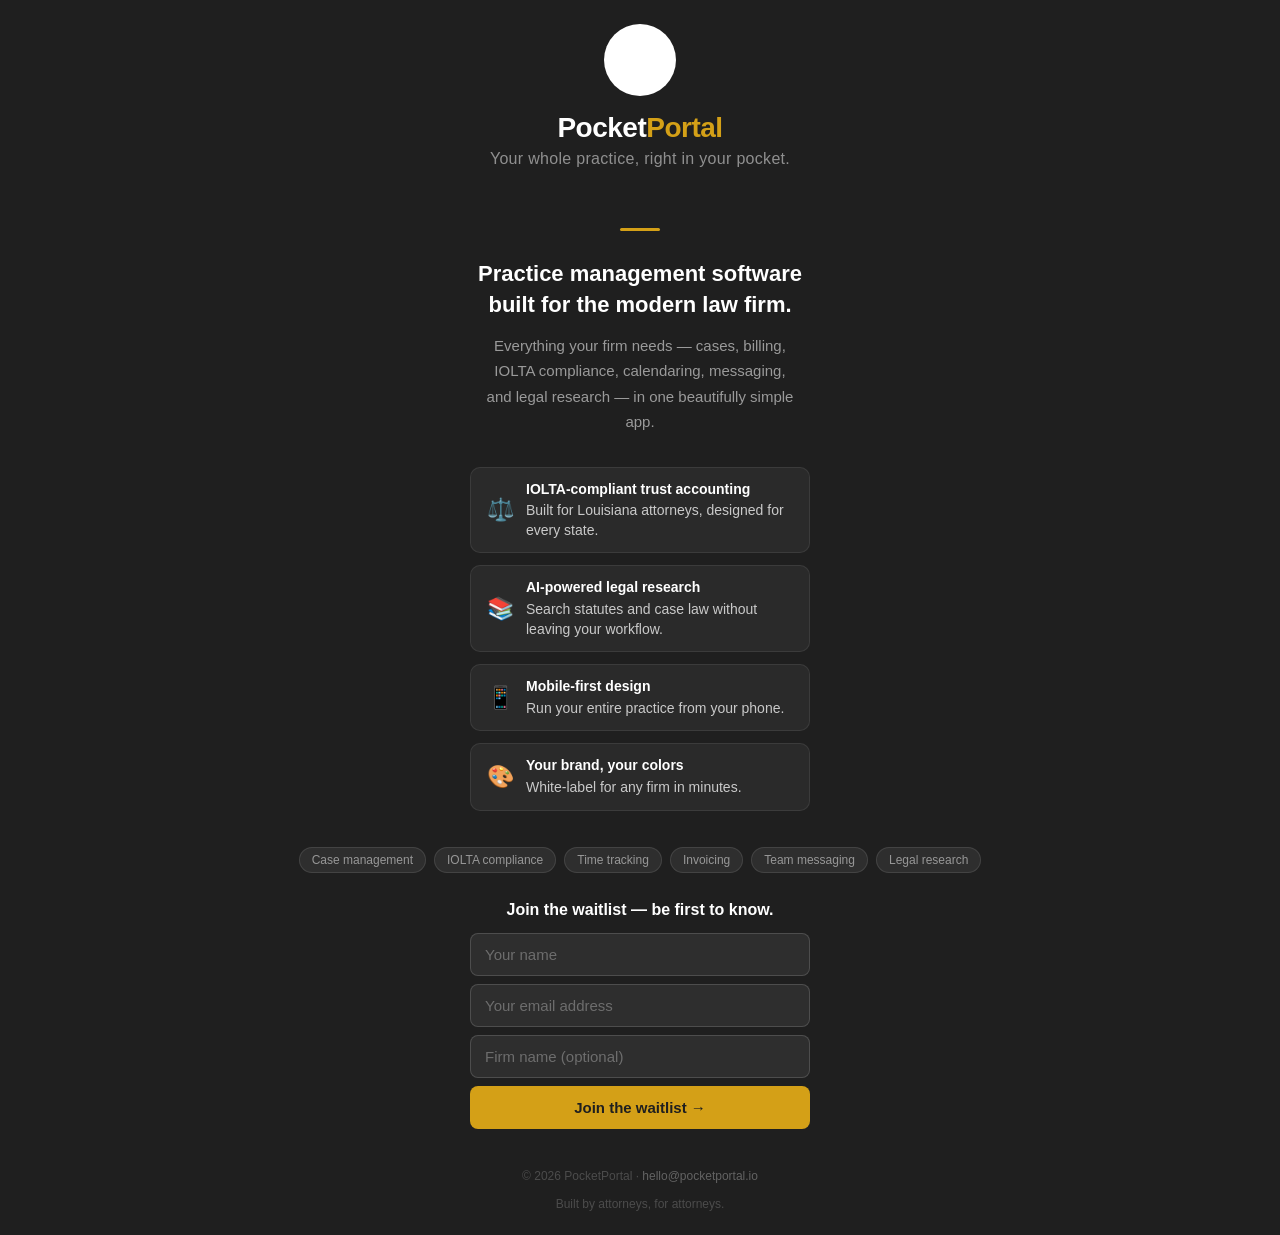
<file: index.html>
<!DOCTYPE html>
<html lang="en">
<head>
<meta charset="utf-8">
<meta name="viewport" content="width=device-width, initial-scale=1">
<meta name="description" content="PocketPortal — Your whole practice, right in your pocket. Practice management software built for modern law firms.">
<meta property="og:title" content="PocketPortal — Coming Soon">
<meta property="og:description" content="Your whole practice, right in your pocket.">
<title>PocketPortal — Coming Soon</title>
<style>
  *{box-sizing:border-box;margin:0;padding:0}
  :root{
    --black:#1F1F1F;--white:#fff;--gray:#6B6B6B;--light:#F5F5F5;
    --green:#1A6B45;--gold:#D4A017;
  }
  body{font-family:Arial,sans-serif;background:var(--black);color:var(--white);min-height:100vh;display:flex;flex-direction:column;align-items:center;justify-content:center;padding:24px;text-align:center}
  .logo-wrap{margin-bottom:32px}
  .logo-icon{width:72px;height:72px;border-radius:50%;background:var(--white);display:flex;align-items:center;justify-content:center;margin:0 auto 16px;font-size:32px}
  .wordmark{font-size:28px;font-weight:700;color:var(--white);letter-spacing:-.5px}
  .wordmark span{color:var(--gold)}
  .tagline{font-size:16px;color:rgba(255,255,255,.5);margin-top:6px;letter-spacing:.3px}
  .divider{width:40px;height:3px;background:var(--gold);border-radius:2px;margin:28px auto}
  .headline{font-size:22px;font-weight:700;color:var(--white);line-height:1.4;margin-bottom:12px;max-width:340px}
  .subhead{font-size:15px;color:rgba(255,255,255,.55);line-height:1.7;max-width:320px;margin:0 auto 32px}
  .features{display:flex;flex-direction:column;gap:12px;max-width:340px;width:100%;margin-bottom:36px}
  .feature{display:flex;align-items:center;gap:12px;background:rgba(255,255,255,.05);border:1px solid rgba(255,255,255,.08);border-radius:10px;padding:12px 16px;text-align:left}
  .feature-icon{font-size:22px;flex-shrink:0}
  .feature-text{font-size:14px;color:rgba(255,255,255,.75);line-height:1.4}
  .feature-text strong{color:var(--white);display:block;margin-bottom:2px}
  .waitlist-form{width:100%;max-width:340px;margin-bottom:32px}
  .waitlist-form h3{font-size:16px;font-weight:700;margin-bottom:14px;color:var(--white)}
  .input-row{display:flex;gap:8px;flex-direction:column}
  .input-row input{width:100%;border:1px solid rgba(255,255,255,.15);border-radius:8px;padding:12px 14px;font-size:15px;background:rgba(255,255,255,.07);color:var(--white);outline:none}
  .input-row input::placeholder{color:rgba(255,255,255,.3)}
  .input-row input:focus{border-color:var(--gold)}
  .btn{width:100%;padding:13px;border-radius:8px;border:none;background:var(--gold);color:var(--black);font-size:15px;font-weight:700;cursor:pointer;transition:opacity .15s}
  .btn:hover{opacity:.9}
  .btn:disabled{opacity:.5;cursor:default}
  .success{background:rgba(26,107,69,.2);border:1px solid var(--green);border-radius:8px;padding:12px 16px;font-size:14px;color:#7DCCA4;margin-top:10px;display:none}
  .badges{display:flex;gap:8px;flex-wrap:wrap;justify-content:center;margin-bottom:28px}
  .badge{background:rgba(255,255,255,.07);border:1px solid rgba(255,255,255,.1);border-radius:20px;padding:5px 12px;font-size:12px;color:rgba(255,255,255,.5)}
  .footer{font-size:12px;color:rgba(255,255,255,.2);margin-top:8px}
  .footer a{color:rgba(255,255,255,.3);text-decoration:none}
</style>
</head>
<body>

<div class="logo-wrap">
  <div class="logo-icon">🏛</div>
  <div class="wordmark">Pocket<span>Portal</span></div>
  <div class="tagline">Your whole practice, right in your pocket.</div>
</div>

<div class="divider"></div>

<div class="headline">Practice management software built for the modern law firm.</div>
<div class="subhead">Everything your firm needs — cases, billing, IOLTA compliance, calendaring, messaging, and legal research — in one beautifully simple app.</div>

<div class="features">
  <div class="feature">
    <span class="feature-icon">⚖️</span>
    <div class="feature-text"><strong>IOLTA-compliant trust accounting</strong>Built for Louisiana attorneys, designed for every state.</div>
  </div>
  <div class="feature">
    <span class="feature-icon">📚</span>
    <div class="feature-text"><strong>AI-powered legal research</strong>Search statutes and case law without leaving your workflow.</div>
  </div>
  <div class="feature">
    <span class="feature-icon">📱</span>
    <div class="feature-text"><strong>Mobile-first design</strong>Run your entire practice from your phone.</div>
  </div>
  <div class="feature">
    <span class="feature-icon">🎨</span>
    <div class="feature-text"><strong>Your brand, your colors</strong>White-label for any firm in minutes.</div>
  </div>
</div>

<div class="badges">
  <span class="badge">Case management</span>
  <span class="badge">IOLTA compliance</span>
  <span class="badge">Time tracking</span>
  <span class="badge">Invoicing</span>
  <span class="badge">Team messaging</span>
  <span class="badge">Legal research</span>
</div>

<div class="waitlist-form">
  <h3>Join the waitlist — be first to know.</h3>
  <div class="input-row">
    <input type="text" id="name-input" placeholder="Your name" />
    <input type="email" id="email-input" placeholder="Your email address" />
    <input type="text" id="firm-input" placeholder="Firm name (optional)" />
    <button class="btn" id="submit-btn" onclick="handleSubmit()">Join the waitlist →</button>
  </div>
  <div class="success" id="success-msg">
    ✅ You're on the list! We'll be in touch soon.
  </div>
</div>

<div class="footer">
  © 2026 PocketPortal · <a href="mailto:hello@pocketportal.io">hello@pocketportal.io</a><br><br>
  Built by attorneys, for attorneys.
</div>

<script>
function handleSubmit() {
  const name = document.getElementById('name-input').value.trim();
  const email = document.getElementById('email-input').value.trim();
  const firm = document.getElementById('firm-input').value.trim();
  const btn = document.getElementById('submit-btn');
  const success = document.getElementById('success-msg');

  if (!email || !email.includes('@')) {
    alert('Please enter a valid email address.');
    return;
  }

  btn.disabled = true;
  btn.textContent = 'Joining…';

  // Store in localStorage as fallback
  const entries = JSON.parse(localStorage.getItem('pp_waitlist') || '[]');
  entries.push({ name, email, firm, date: new Date().toISOString() });
  localStorage.setItem('pp_waitlist', JSON.stringify(entries));

  // Send to Formspree (free form backend — replace YOUR_FORM_ID with your Formspree form ID)
  fetch('https://formspree.io/f/xjgqzarq', {
    method: 'POST',
    headers: { 'Content-Type': 'application/json', 'Accept': 'application/json' },
    body: JSON.stringify({ name, email, firm, source: 'pocketportal.io waitlist' })
  })
  .then(r => r.json())
  .then(() => {
    btn.style.display = 'none';
    success.style.display = 'block';
  })
  .catch(() => {
    // Even if Formspree fails, show success (data saved locally)
    btn.style.display = 'none';
    success.style.display = 'block';
  });
}

// Allow Enter key to submit
document.getElementById('email-input').addEventListener('keydown', e => {
  if (e.key === 'Enter') handleSubmit();
});
</script>
</body>
</html>
</file>
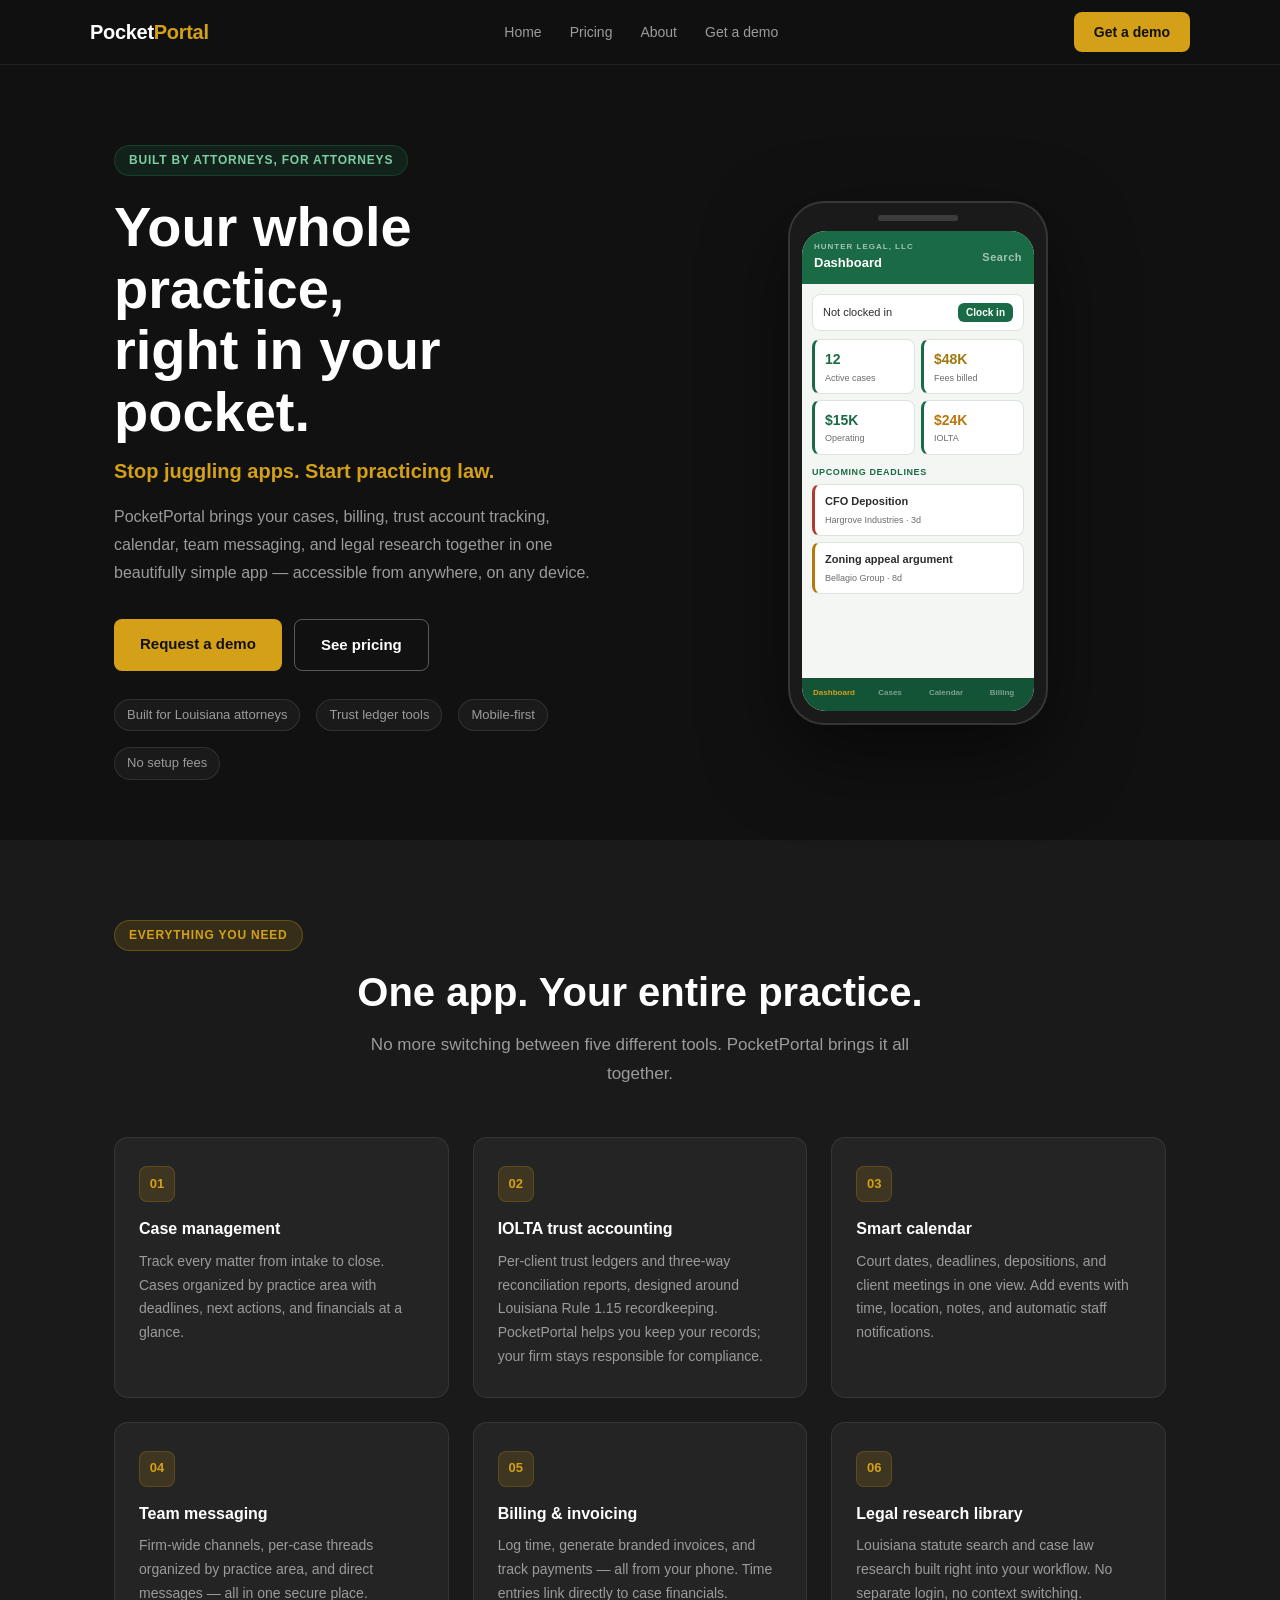
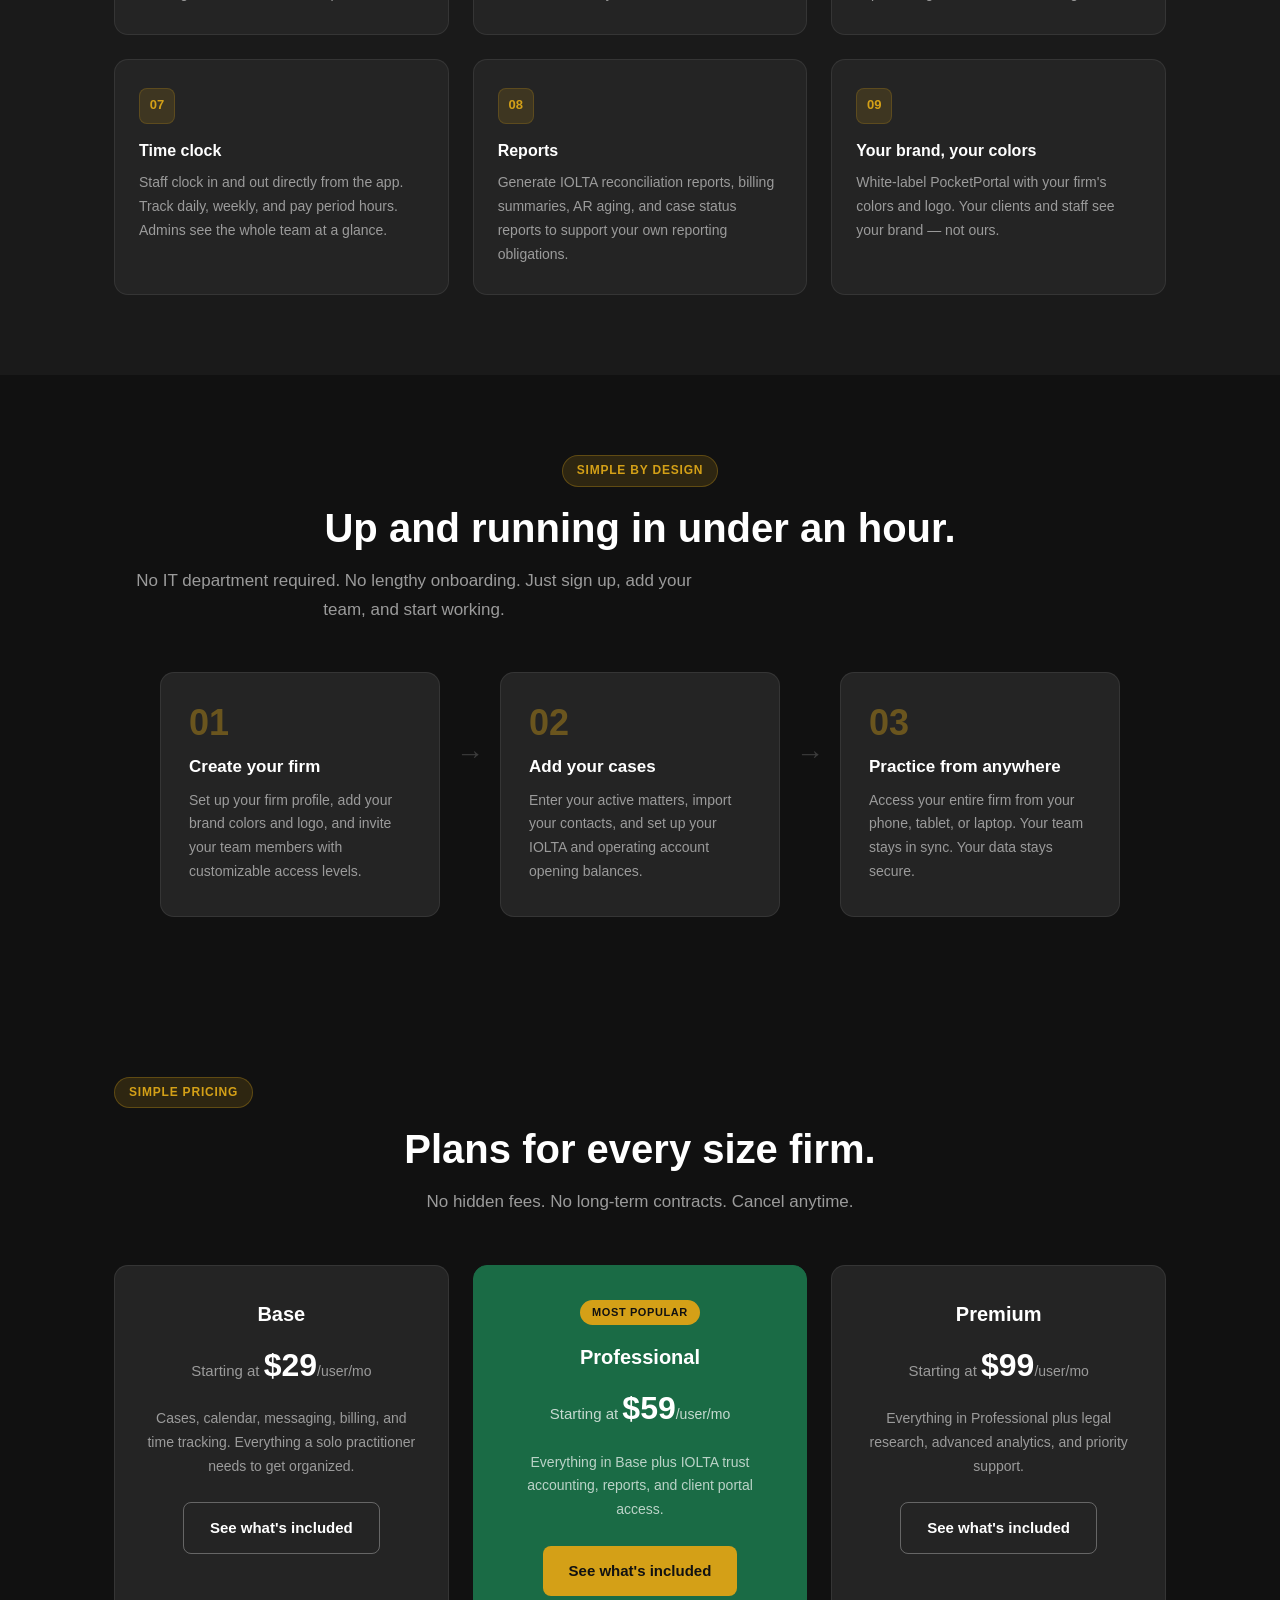
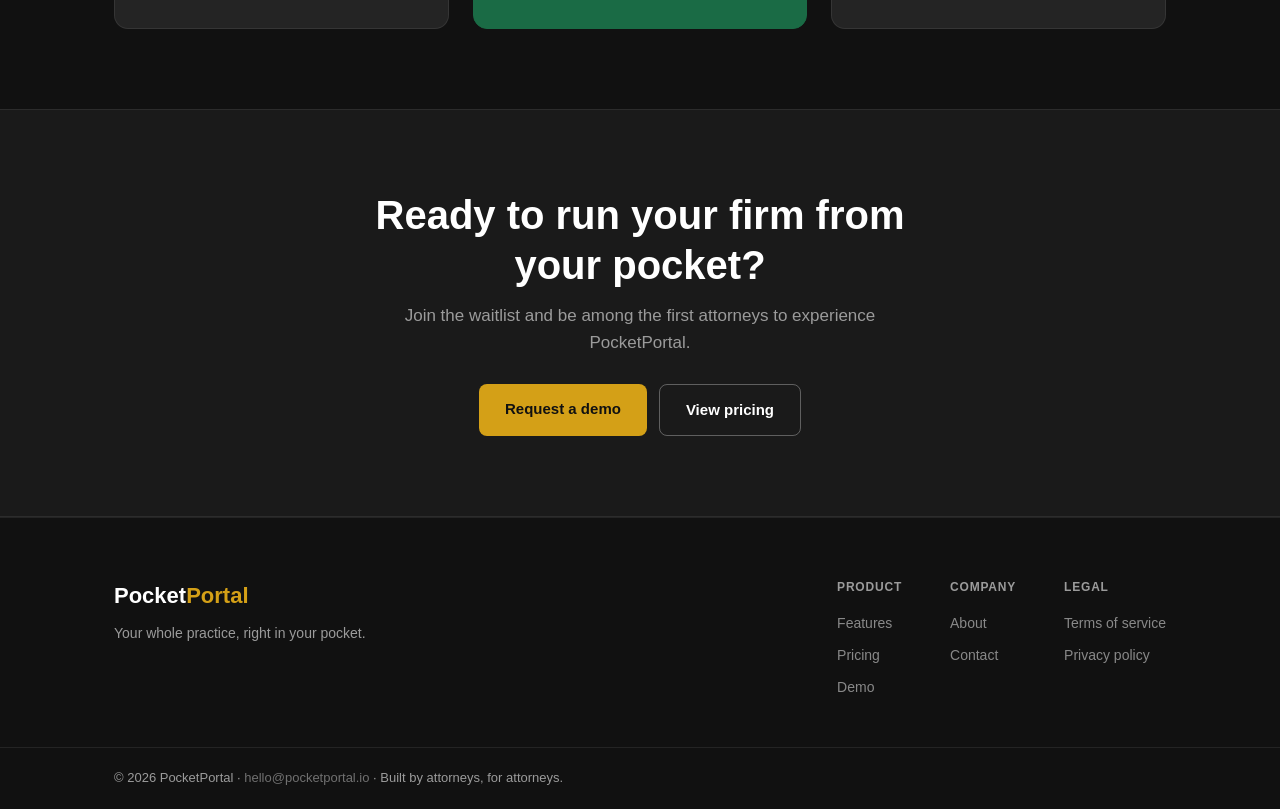
<file: pocketportal-site-clean/index.html>
<!DOCTYPE html>
<html lang="en">
<head>
<meta charset="utf-8">
<meta name="viewport" content="width=device-width, initial-scale=1">
<meta name="description" content="PocketPortal — Your whole practice, right in your pocket. Practice management software built for attorneys.">
<meta property="og:title" content="PocketPortal — Practice Management for Modern Law Firms">
<meta property="og:description" content="Stop juggling apps. Start practicing law.">
<title>PocketPortal — Practice Management for Modern Law Firms</title>
<link rel="stylesheet" href="css/style.css">
</head>
<body>

<nav class="nav">
  <div class="nav-inner">
    <a href="index.html" class="nav-logo">Pocket<span>Portal</span></a>
    <div class="nav-links">
      <a href="index.html">Home</a>
      <a href="pricing.html">Pricing</a>
      <a href="about.html">About</a>
      <a href="contact.html">Get a demo</a>
    </div>
    <a href="contact.html" class="btn btn-gold nav-cta">Get a demo</a>
  </div>
</nav>

<section class="hero">
  <div class="hero-inner">
    <div class="hero-badge">Built by attorneys, for attorneys</div>
    <h1>Your whole practice,<br>right in your pocket.</h1>
    <p class="hero-sub">Stop juggling apps. Start practicing law.</p>
    <p class="hero-desc">PocketPortal brings your cases, billing, trust account tracking, calendar, team messaging, and legal research together in one beautifully simple app — accessible from anywhere, on any device.</p>
    <div class="hero-btns">
      <a href="contact.html" class="btn btn-gold">Request a demo</a>
      <a href="pricing.html" class="btn btn-outline">See pricing</a>
    </div>
    <div class="hero-trust">
      <span class="trust-item">Built for Louisiana attorneys</span>
      <span class="trust-item">Trust ledger tools</span>
      <span class="trust-item">Mobile-first</span>
      <span class="trust-item">No setup fees</span>
    </div>
  </div>
  <div class="hero-mockup">
    <div class="phone-frame">
      <div class="phone-screen">
        <div class="mock-topbar">
          <div>
            <div class="mock-firm">Hunter Legal, LLC</div>
            <div class="mock-title">Dashboard</div>
          </div>
          <div class="mock-icons">Search</div>
        </div>
        <div class="mock-body">
          <div class="mock-clock">Not clocked in <button class="mock-clockbtn">Clock in</button></div>
          <div class="mock-kpis">
            <div class="mock-kpi"><div class="mock-kpi-n">12</div><div class="mock-kpi-l">Active cases</div></div>
            <div class="mock-kpi"><div class="mock-kpi-n gold">$48K</div><div class="mock-kpi-l">Fees billed</div></div>
            <div class="mock-kpi"><div class="mock-kpi-n">$15K</div><div class="mock-kpi-l">Operating</div></div>
            <div class="mock-kpi"><div class="mock-kpi-n amber">$24K</div><div class="mock-kpi-l">IOLTA</div></div>
          </div>
          <div class="mock-section">Upcoming deadlines</div>
          <div class="mock-card red">
            <div class="mock-card-title">CFO Deposition</div>
            <div class="mock-card-sub">Hargrove Industries · 3d</div>
          </div>
          <div class="mock-card amber">
            <div class="mock-card-title">Zoning appeal argument</div>
            <div class="mock-card-sub">Bellagio Group · 8d</div>
          </div>
        </div>
        <div class="mock-nav">
          <div class="mock-nav-item active">Dashboard</div>
          <div class="mock-nav-item">Cases</div>
          <div class="mock-nav-item">Calendar</div>
          <div class="mock-nav-item">Billing</div>
        </div>
      </div>
    </div>
  </div>
</section>

<section class="features">
  <div class="container">
    <div class="section-badge">Everything you need</div>
    <h2>One app. Your entire practice.</h2>
    <p class="section-sub">No more switching between five different tools. PocketPortal brings it all together.</p>
    <div class="features-grid">
      <div class="feature-card">
        <div class="feature-num">01</div>
        <h3>Case management</h3>
        <p>Track every matter from intake to close. Cases organized by practice area with deadlines, next actions, and financials at a glance.</p>
      </div>
      <div class="feature-card">
        <div class="feature-num">02</div>
        <h3>IOLTA trust accounting</h3>
        <p>Per-client trust ledgers and three-way reconciliation reports, designed around Louisiana Rule 1.15 recordkeeping. PocketPortal helps you keep your records; your firm stays responsible for compliance.</p>
      </div>
      <div class="feature-card">
        <div class="feature-num">03</div>
        <h3>Smart calendar</h3>
        <p>Court dates, deadlines, depositions, and client meetings in one view. Add events with time, location, notes, and automatic staff notifications.</p>
      </div>
      <div class="feature-card">
        <div class="feature-num">04</div>
        <h3>Team messaging</h3>
        <p>Firm-wide channels, per-case threads organized by practice area, and direct messages — all in one secure place.</p>
      </div>
      <div class="feature-card">
        <div class="feature-num">05</div>
        <h3>Billing & invoicing</h3>
        <p>Log time, generate branded invoices, and track payments — all from your phone. Time entries link directly to case financials.</p>
      </div>
      <div class="feature-card">
        <div class="feature-num">06</div>
        <h3>Legal research library</h3>
        <p>Louisiana statute search and case law research built right into your workflow. No separate login, no context switching.</p>
      </div>
      <div class="feature-card">
        <div class="feature-num">07</div>
        <h3>Time clock</h3>
        <p>Staff clock in and out directly from the app. Track daily, weekly, and pay period hours. Admins see the whole team at a glance.</p>
      </div>
      <div class="feature-card">
        <div class="feature-num">08</div>
        <h3>Reports</h3>
        <p>Generate IOLTA reconciliation reports, billing summaries, AR aging, and case status reports to support your own reporting obligations.</p>
      </div>
      <div class="feature-card">
        <div class="feature-num">09</div>
        <h3>Your brand, your colors</h3>
        <p>White-label PocketPortal with your firm's colors and logo. Your clients and staff see your brand — not ours.</p>
      </div>
    </div>
  </div>
</section>

<section class="how">
  <div class="container">
    <div class="section-badge">Simple by design</div>
    <h2>Up and running in under an hour.</h2>
    <p class="section-sub">No IT department required. No lengthy onboarding. Just sign up, add your team, and start working.</p>
    <div class="steps">
      <div class="step">
        <div class="step-num">01</div>
        <h3>Create your firm</h3>
        <p>Set up your firm profile, add your brand colors and logo, and invite your team members with customizable access levels.</p>
      </div>
      <div class="step-arrow">&rarr;</div>
      <div class="step">
        <div class="step-num">02</div>
        <h3>Add your cases</h3>
        <p>Enter your active matters, import your contacts, and set up your IOLTA and operating account opening balances.</p>
      </div>
      <div class="step-arrow">&rarr;</div>
      <div class="step">
        <div class="step-num">03</div>
        <h3>Practice from anywhere</h3>
        <p>Access your entire firm from your phone, tablet, or laptop. Your team stays in sync. Your data stays secure.</p>
      </div>
    </div>
  </div>
</section>

<section class="pricing-preview">
  <div class="container">
    <div class="section-badge">Simple pricing</div>
    <h2>Plans for every size firm.</h2>
    <p class="section-sub">No hidden fees. No long-term contracts. Cancel anytime.</p>
    <div class="plans-preview">
      <div class="plan">
        <div class="plan-name">Base</div>
        <div class="plan-price">Starting at <strong>$29</strong><span>/user/mo</span></div>
        <div class="plan-desc">Cases, calendar, messaging, billing, and time tracking. Everything a solo practitioner needs to get organized.</div>
        <a href="pricing.html" class="btn btn-outline-white">See what's included</a>
      </div>
      <div class="plan plan-featured">
        <div class="plan-badge">Most popular</div>
        <div class="plan-name">Professional</div>
        <div class="plan-price">Starting at <strong>$59</strong><span>/user/mo</span></div>
        <div class="plan-desc">Everything in Base plus IOLTA trust accounting, reports, and client portal access.</div>
        <a href="pricing.html" class="btn btn-gold">See what's included</a>
      </div>
      <div class="plan">
        <div class="plan-name">Premium</div>
        <div class="plan-price">Starting at <strong>$99</strong><span>/user/mo</span></div>
        <div class="plan-desc">Everything in Professional plus legal research, advanced analytics, and priority support.</div>
        <a href="pricing.html" class="btn btn-outline-white">See what's included</a>
      </div>
    </div>
  </div>
</section>

<section class="cta">
  <div class="container cta-inner">
    <h2>Ready to run your firm from your pocket?</h2>
    <p>Join the waitlist and be among the first attorneys to experience PocketPortal.</p>
    <div class="cta-btns">
      <a href="contact.html" class="btn btn-gold">Request a demo</a>
      <a href="pricing.html" class="btn btn-outline">View pricing</a>
    </div>
  </div>
</section>

<footer class="footer">
  <div class="container footer-inner">
    <div class="footer-brand">
      <div class="footer-logo">Pocket<span>Portal</span></div>
      <div class="footer-tagline">Your whole practice, right in your pocket.</div>
    </div>
    <div class="footer-links">
      <div class="footer-col">
        <div class="footer-col-title">Product</div>
        <a href="index.html">Features</a>
        <a href="pricing.html">Pricing</a>
        <a href="contact.html">Demo</a>
      </div>
      <div class="footer-col">
        <div class="footer-col-title">Company</div>
        <a href="about.html">About</a>
        <a href="contact.html">Contact</a>
      </div>
      <div class="footer-col">
        <div class="footer-col-title">Legal</div>
        <a href="terms.html">Terms of service</a>
        <a href="privacy.html">Privacy policy</a>
      </div>
    </div>
  </div>
  <div class="footer-bottom">
    <div class="container">
      &copy; 2026 PocketPortal &middot; <a href="mailto:hello@pocketportal.io">hello@pocketportal.io</a> &middot; Built by attorneys, for attorneys.
    </div>
  </div>
</footer>

</body>
</html>
</file>
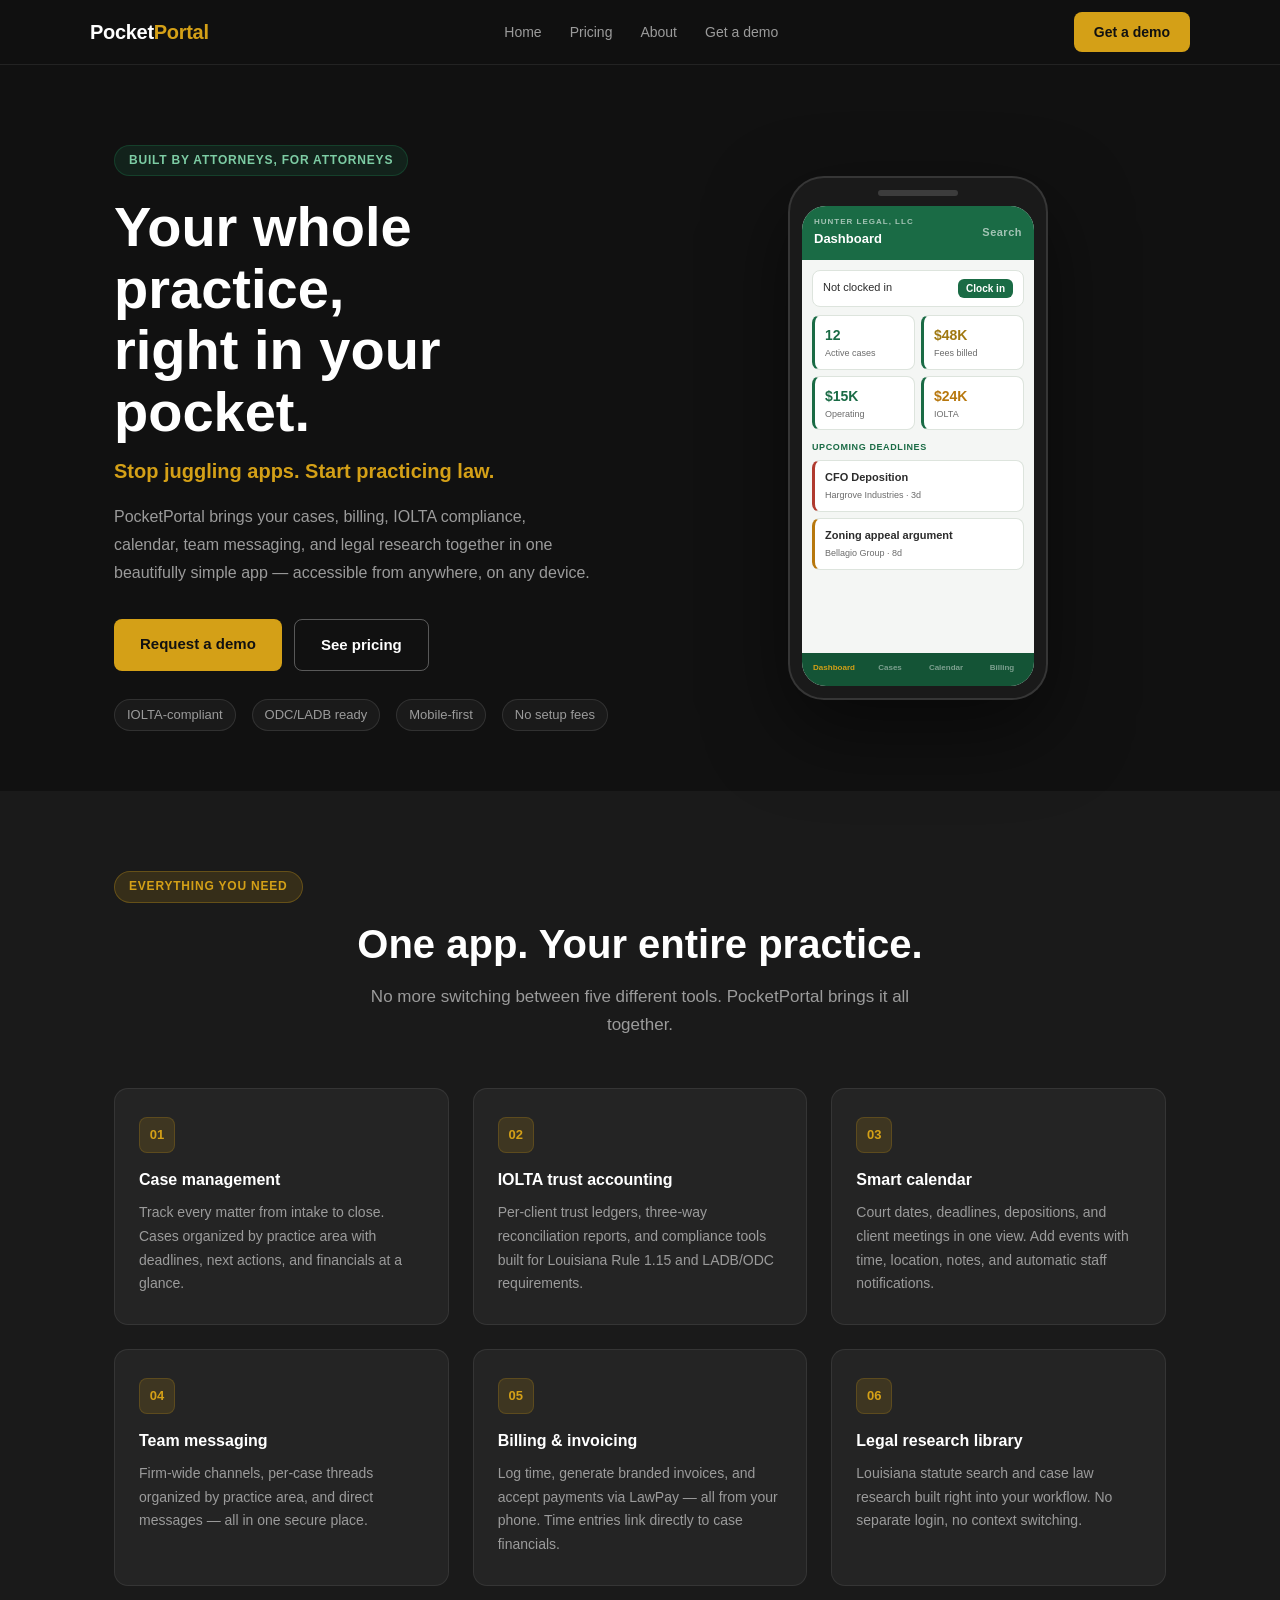
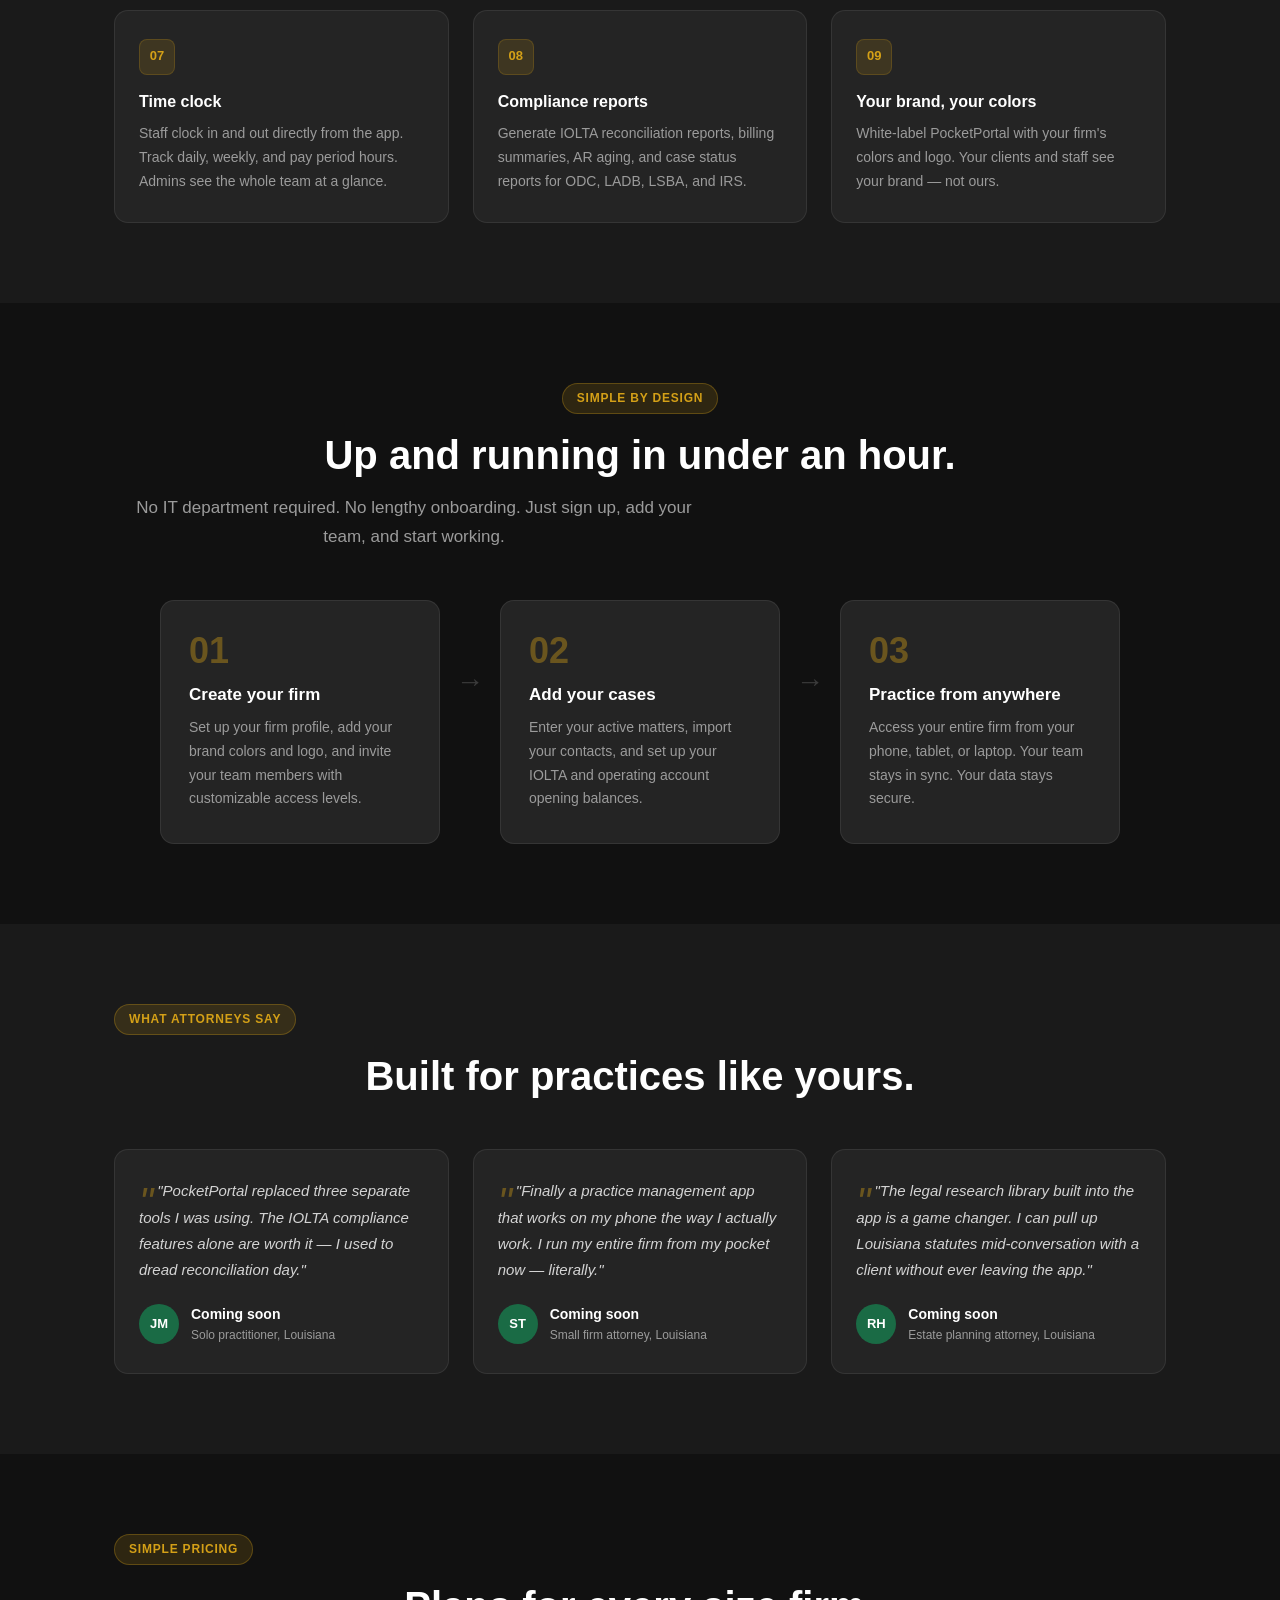
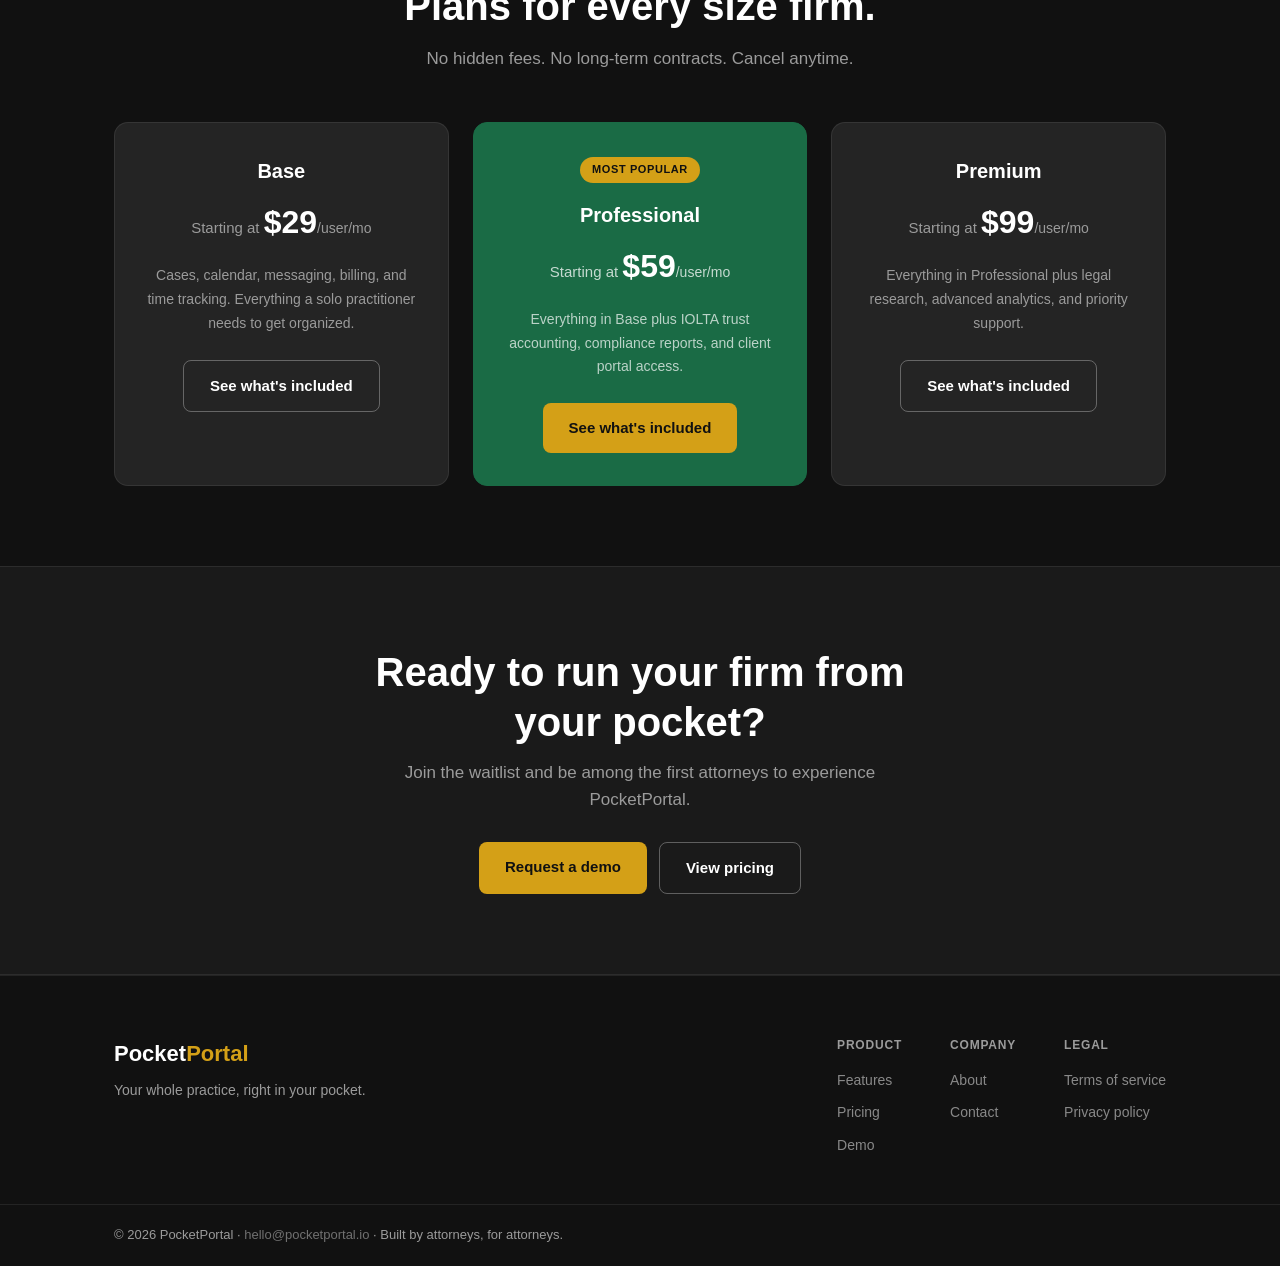
<file: pocketportal-site-clean/pocketportal-site-clean/index.html>
<!DOCTYPE html>
<html lang="en">
<head>
<meta charset="utf-8">
<meta name="viewport" content="width=device-width, initial-scale=1">
<meta name="description" content="PocketPortal — Your whole practice, right in your pocket. Practice management software built for attorneys.">
<meta property="og:title" content="PocketPortal — Practice Management for Modern Law Firms">
<meta property="og:description" content="Stop juggling apps. Start practicing law.">
<title>PocketPortal — Practice Management for Modern Law Firms</title>
<link rel="stylesheet" href="css/style.css">
</head>
<body>

<nav class="nav">
  <div class="nav-inner">
    <a href="index.html" class="nav-logo">Pocket<span>Portal</span></a>
    <div class="nav-links">
      <a href="index.html">Home</a>
      <a href="pricing.html">Pricing</a>
      <a href="about.html">About</a>
      <a href="contact.html">Get a demo</a>
    </div>
    <a href="contact.html" class="btn btn-gold nav-cta">Get a demo</a>
  </div>
</nav>

<section class="hero">
  <div class="hero-inner">
    <div class="hero-badge">Built by attorneys, for attorneys</div>
    <h1>Your whole practice,<br>right in your pocket.</h1>
    <p class="hero-sub">Stop juggling apps. Start practicing law.</p>
    <p class="hero-desc">PocketPortal brings your cases, billing, IOLTA compliance, calendar, team messaging, and legal research together in one beautifully simple app — accessible from anywhere, on any device.</p>
    <div class="hero-btns">
      <a href="contact.html" class="btn btn-gold">Request a demo</a>
      <a href="pricing.html" class="btn btn-outline">See pricing</a>
    </div>
    <div class="hero-trust">
      <span class="trust-item">IOLTA-compliant</span>
      <span class="trust-item">ODC/LADB ready</span>
      <span class="trust-item">Mobile-first</span>
      <span class="trust-item">No setup fees</span>
    </div>
  </div>
  <div class="hero-mockup">
    <div class="phone-frame">
      <div class="phone-screen">
        <div class="mock-topbar">
          <div>
            <div class="mock-firm">Hunter Legal, LLC</div>
            <div class="mock-title">Dashboard</div>
          </div>
          <div class="mock-icons">Search</div>
        </div>
        <div class="mock-body">
          <div class="mock-clock">Not clocked in <button class="mock-clockbtn">Clock in</button></div>
          <div class="mock-kpis">
            <div class="mock-kpi"><div class="mock-kpi-n">12</div><div class="mock-kpi-l">Active cases</div></div>
            <div class="mock-kpi"><div class="mock-kpi-n gold">$48K</div><div class="mock-kpi-l">Fees billed</div></div>
            <div class="mock-kpi"><div class="mock-kpi-n">$15K</div><div class="mock-kpi-l">Operating</div></div>
            <div class="mock-kpi"><div class="mock-kpi-n amber">$24K</div><div class="mock-kpi-l">IOLTA</div></div>
          </div>
          <div class="mock-section">Upcoming deadlines</div>
          <div class="mock-card red">
            <div class="mock-card-title">CFO Deposition</div>
            <div class="mock-card-sub">Hargrove Industries · 3d</div>
          </div>
          <div class="mock-card amber">
            <div class="mock-card-title">Zoning appeal argument</div>
            <div class="mock-card-sub">Bellagio Group · 8d</div>
          </div>
        </div>
        <div class="mock-nav">
          <div class="mock-nav-item active">Dashboard</div>
          <div class="mock-nav-item">Cases</div>
          <div class="mock-nav-item">Calendar</div>
          <div class="mock-nav-item">Billing</div>
        </div>
      </div>
    </div>
  </div>
</section>

<section class="features">
  <div class="container">
    <div class="section-badge">Everything you need</div>
    <h2>One app. Your entire practice.</h2>
    <p class="section-sub">No more switching between five different tools. PocketPortal brings it all together.</p>
    <div class="features-grid">
      <div class="feature-card">
        <div class="feature-num">01</div>
        <h3>Case management</h3>
        <p>Track every matter from intake to close. Cases organized by practice area with deadlines, next actions, and financials at a glance.</p>
      </div>
      <div class="feature-card">
        <div class="feature-num">02</div>
        <h3>IOLTA trust accounting</h3>
        <p>Per-client trust ledgers, three-way reconciliation reports, and compliance tools built for Louisiana Rule 1.15 and LADB/ODC requirements.</p>
      </div>
      <div class="feature-card">
        <div class="feature-num">03</div>
        <h3>Smart calendar</h3>
        <p>Court dates, deadlines, depositions, and client meetings in one view. Add events with time, location, notes, and automatic staff notifications.</p>
      </div>
      <div class="feature-card">
        <div class="feature-num">04</div>
        <h3>Team messaging</h3>
        <p>Firm-wide channels, per-case threads organized by practice area, and direct messages — all in one secure place.</p>
      </div>
      <div class="feature-card">
        <div class="feature-num">05</div>
        <h3>Billing & invoicing</h3>
        <p>Log time, generate branded invoices, and accept payments via LawPay — all from your phone. Time entries link directly to case financials.</p>
      </div>
      <div class="feature-card">
        <div class="feature-num">06</div>
        <h3>Legal research library</h3>
        <p>Louisiana statute search and case law research built right into your workflow. No separate login, no context switching.</p>
      </div>
      <div class="feature-card">
        <div class="feature-num">07</div>
        <h3>Time clock</h3>
        <p>Staff clock in and out directly from the app. Track daily, weekly, and pay period hours. Admins see the whole team at a glance.</p>
      </div>
      <div class="feature-card">
        <div class="feature-num">08</div>
        <h3>Compliance reports</h3>
        <p>Generate IOLTA reconciliation reports, billing summaries, AR aging, and case status reports for ODC, LADB, LSBA, and IRS.</p>
      </div>
      <div class="feature-card">
        <div class="feature-num">09</div>
        <h3>Your brand, your colors</h3>
        <p>White-label PocketPortal with your firm's colors and logo. Your clients and staff see your brand — not ours.</p>
      </div>
    </div>
  </div>
</section>

<section class="how">
  <div class="container">
    <div class="section-badge">Simple by design</div>
    <h2>Up and running in under an hour.</h2>
    <p class="section-sub">No IT department required. No lengthy onboarding. Just sign up, add your team, and start working.</p>
    <div class="steps">
      <div class="step">
        <div class="step-num">01</div>
        <h3>Create your firm</h3>
        <p>Set up your firm profile, add your brand colors and logo, and invite your team members with customizable access levels.</p>
      </div>
      <div class="step-arrow">&rarr;</div>
      <div class="step">
        <div class="step-num">02</div>
        <h3>Add your cases</h3>
        <p>Enter your active matters, import your contacts, and set up your IOLTA and operating account opening balances.</p>
      </div>
      <div class="step-arrow">&rarr;</div>
      <div class="step">
        <div class="step-num">03</div>
        <h3>Practice from anywhere</h3>
        <p>Access your entire firm from your phone, tablet, or laptop. Your team stays in sync. Your data stays secure.</p>
      </div>
    </div>
  </div>
</section>

<section class="testimonials">
  <div class="container">
    <div class="section-badge">What attorneys say</div>
    <h2>Built for practices like yours.</h2>
    <div class="testimonials-grid">
      <div class="testimonial">
        <div class="testimonial-text">"PocketPortal replaced three separate tools I was using. The IOLTA compliance features alone are worth it — I used to dread reconciliation day."</div>
        <div class="testimonial-author">
          <div class="testimonial-avatar">JM</div>
          <div>
            <div class="testimonial-name">Coming soon</div>
            <div class="testimonial-role">Solo practitioner, Louisiana</div>
          </div>
        </div>
      </div>
      <div class="testimonial">
        <div class="testimonial-text">"Finally a practice management app that works on my phone the way I actually work. I run my entire firm from my pocket now — literally."</div>
        <div class="testimonial-author">
          <div class="testimonial-avatar">ST</div>
          <div>
            <div class="testimonial-name">Coming soon</div>
            <div class="testimonial-role">Small firm attorney, Louisiana</div>
          </div>
        </div>
      </div>
      <div class="testimonial">
        <div class="testimonial-text">"The legal research library built into the app is a game changer. I can pull up Louisiana statutes mid-conversation with a client without ever leaving the app."</div>
        <div class="testimonial-author">
          <div class="testimonial-avatar">RH</div>
          <div>
            <div class="testimonial-name">Coming soon</div>
            <div class="testimonial-role">Estate planning attorney, Louisiana</div>
          </div>
        </div>
      </div>
    </div>
  </div>
</section>

<section class="pricing-preview">
  <div class="container">
    <div class="section-badge">Simple pricing</div>
    <h2>Plans for every size firm.</h2>
    <p class="section-sub">No hidden fees. No long-term contracts. Cancel anytime.</p>
    <div class="plans-preview">
      <div class="plan">
        <div class="plan-name">Base</div>
        <div class="plan-price">Starting at <strong>$29</strong><span>/user/mo</span></div>
        <div class="plan-desc">Cases, calendar, messaging, billing, and time tracking. Everything a solo practitioner needs to get organized.</div>
        <a href="pricing.html" class="btn btn-outline-white">See what's included</a>
      </div>
      <div class="plan plan-featured">
        <div class="plan-badge">Most popular</div>
        <div class="plan-name">Professional</div>
        <div class="plan-price">Starting at <strong>$59</strong><span>/user/mo</span></div>
        <div class="plan-desc">Everything in Base plus IOLTA trust accounting, compliance reports, and client portal access.</div>
        <a href="pricing.html" class="btn btn-gold">See what's included</a>
      </div>
      <div class="plan">
        <div class="plan-name">Premium</div>
        <div class="plan-price">Starting at <strong>$99</strong><span>/user/mo</span></div>
        <div class="plan-desc">Everything in Professional plus legal research, advanced analytics, and priority support.</div>
        <a href="pricing.html" class="btn btn-outline-white">See what's included</a>
      </div>
    </div>
  </div>
</section>

<section class="cta">
  <div class="container cta-inner">
    <h2>Ready to run your firm from your pocket?</h2>
    <p>Join the waitlist and be among the first attorneys to experience PocketPortal.</p>
    <div class="cta-btns">
      <a href="contact.html" class="btn btn-gold">Request a demo</a>
      <a href="pricing.html" class="btn btn-outline">View pricing</a>
    </div>
  </div>
</section>

<footer class="footer">
  <div class="container footer-inner">
    <div class="footer-brand">
      <div class="footer-logo">Pocket<span>Portal</span></div>
      <div class="footer-tagline">Your whole practice, right in your pocket.</div>
    </div>
    <div class="footer-links">
      <div class="footer-col">
        <div class="footer-col-title">Product</div>
        <a href="index.html">Features</a>
        <a href="pricing.html">Pricing</a>
        <a href="contact.html">Demo</a>
      </div>
      <div class="footer-col">
        <div class="footer-col-title">Company</div>
        <a href="about.html">About</a>
        <a href="contact.html">Contact</a>
      </div>
      <div class="footer-col">
        <div class="footer-col-title">Legal</div>
        <a href="#">Terms of service</a>
        <a href="#">Privacy policy</a>
      </div>
    </div>
  </div>
  <div class="footer-bottom">
    <div class="container">
      &copy; 2026 PocketPortal &middot; <a href="mailto:hello@pocketportal.io">hello@pocketportal.io</a> &middot; Built by attorneys, for attorneys.
    </div>
  </div>
</footer>

</body>
</html>
</file>
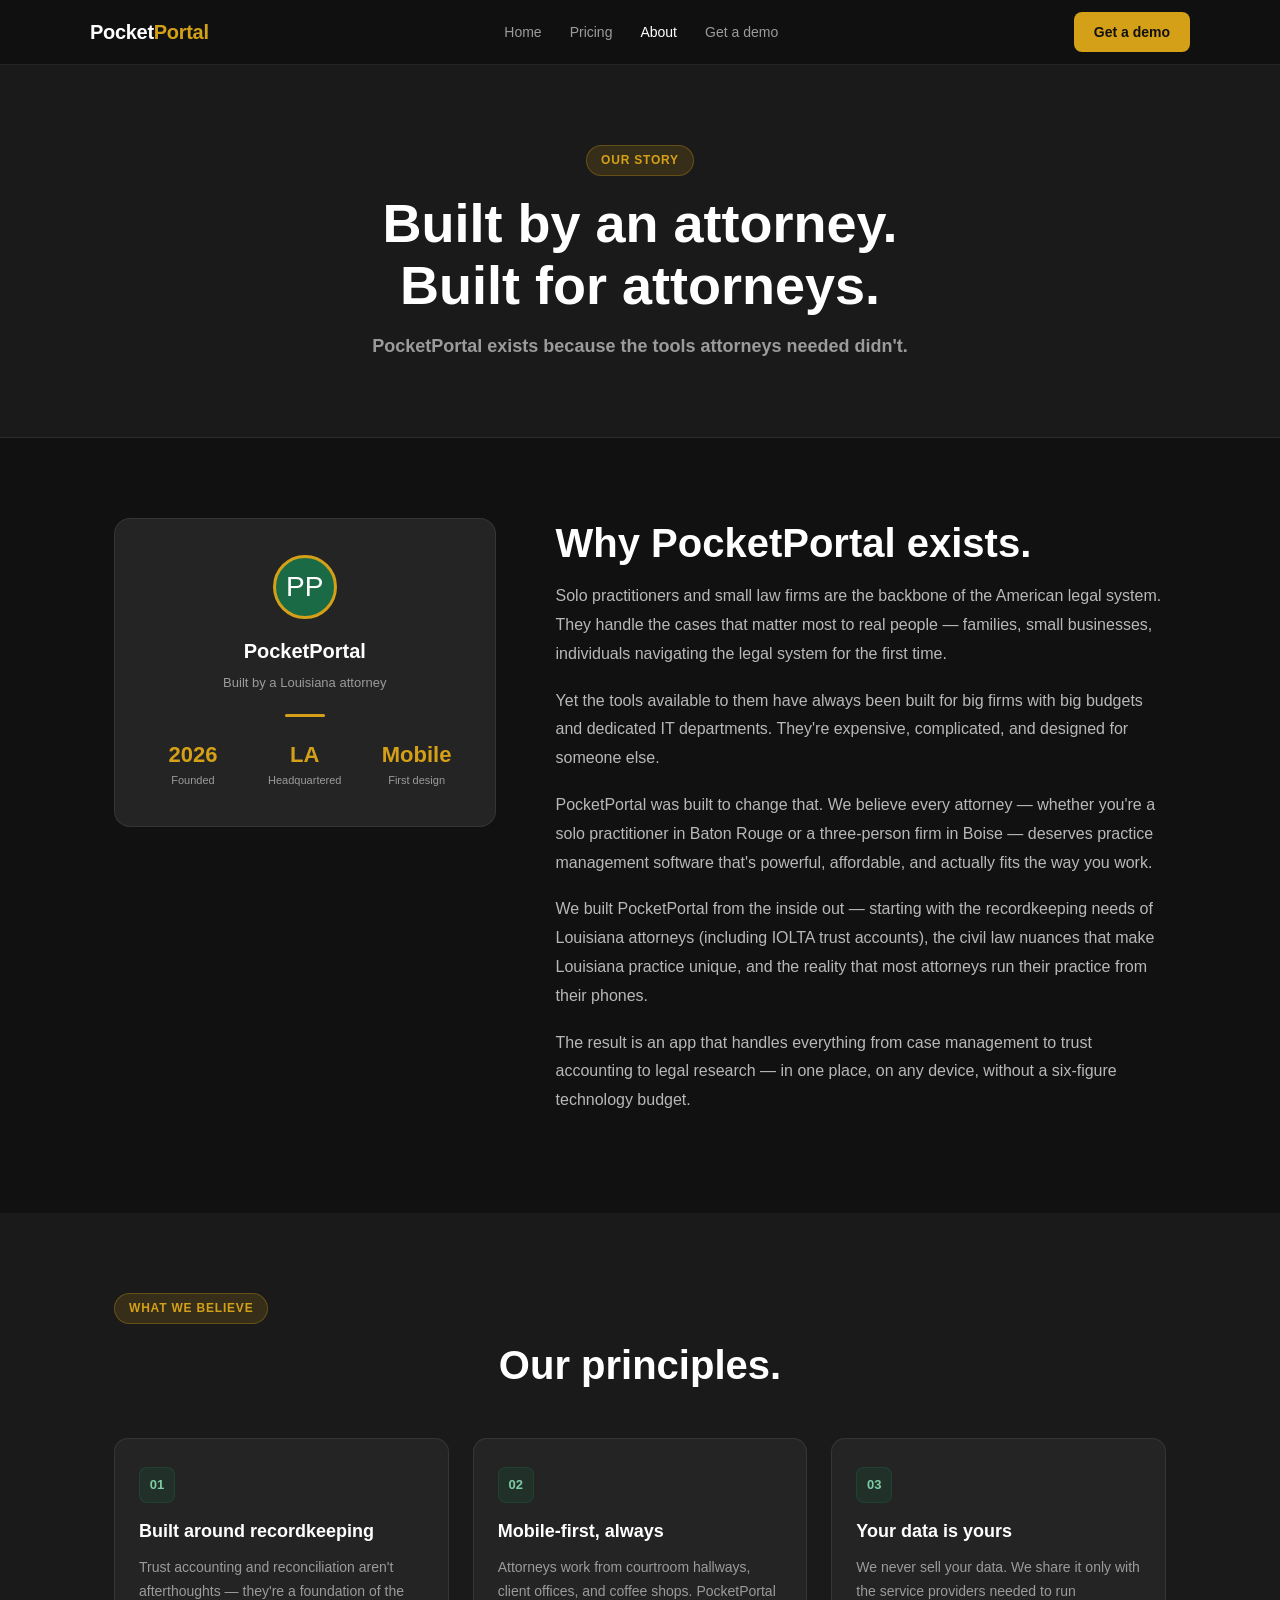
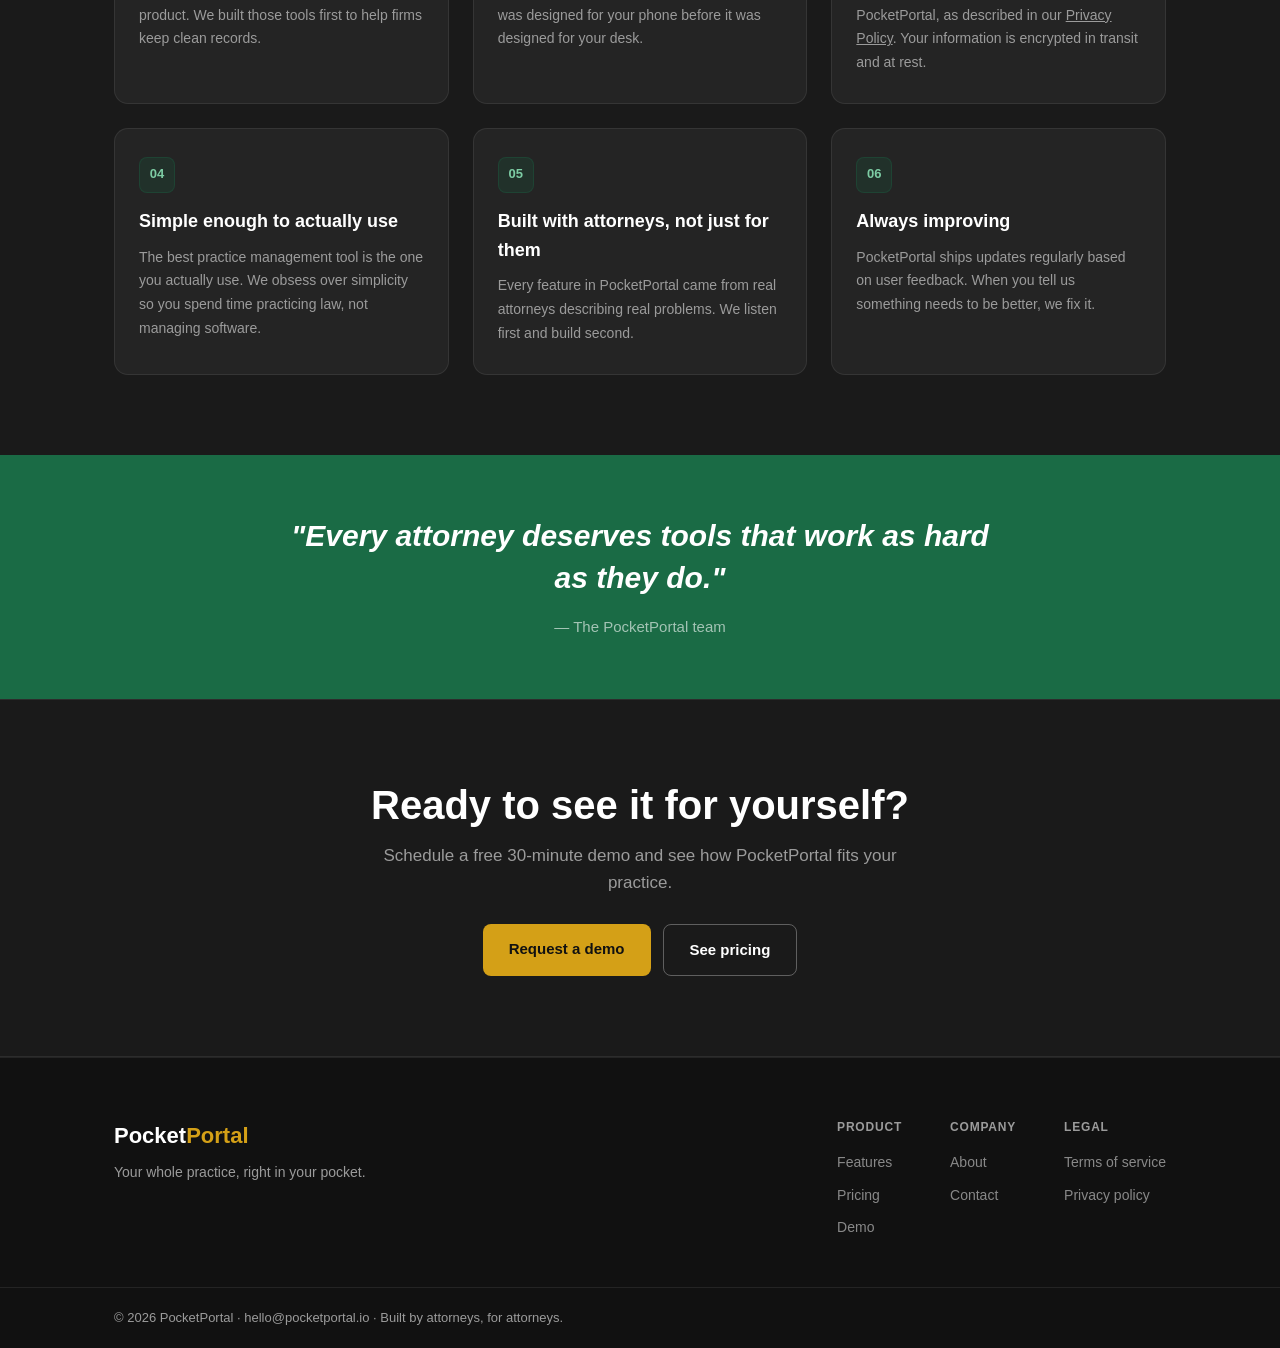
<file: pocketportal-site-clean/about.html>
<!DOCTYPE html>
<html lang="en">
<head>
<meta charset="utf-8">
<meta name="viewport" content="width=device-width, initial-scale=1">
<meta name="description" content="About PocketPortal — Practice management software built by an attorney, for attorneys.">
<title>About — PocketPortal</title>
<link rel="stylesheet" href="css/style.css">
</head>
<body>

<nav class="nav">
  <div class="nav-inner">
    <a href="index.html" class="nav-logo">Pocket<span>Portal</span></a>
    <div class="nav-links">
      <a href="index.html">Home</a>
      <a href="pricing.html">Pricing</a>
      <a href="about.html" class="active">About</a>
      <a href="contact.html">Get a demo</a>
    </div>
    <a href="contact.html" class="btn btn-gold nav-cta">Get a demo</a>
  </div>
</nav>

<section class="page-hero">
  <div class="container">
    <div class="section-badge">Our story</div>
    <h1>Built by an attorney.<br>Built for attorneys.</h1>
    <p class="hero-sub">PocketPortal exists because the tools attorneys needed didn't.</p>
  </div>
</section>

<section class="about-story">
  <div class="container">
    <div class="story-grid">
      <div class="story-visual">
        <div class="founder-card">
          <div class="founder-seal">PP</div>
          <div class="founder-name">PocketPortal</div>
          <div class="founder-title">Built by a Louisiana attorney</div>
          <div class="founder-divider"></div>
          <div class="founder-stats">
            <div class="founder-stat"><div class="founder-stat-n">2026</div><div class="founder-stat-l">Founded</div></div>
            <div class="founder-stat"><div class="founder-stat-n">LA</div><div class="founder-stat-l">Headquartered</div></div>
            <div class="founder-stat"><div class="founder-stat-n">Mobile</div><div class="founder-stat-l">First design</div></div>
          </div>
        </div>
      </div>
      <div class="story-text">
        <h2>Why PocketPortal exists.</h2>
        <p>Solo practitioners and small law firms are the backbone of the American legal system. They handle the cases that matter most to real people — families, small businesses, individuals navigating the legal system for the first time.</p>
        <p>Yet the tools available to them have always been built for big firms with big budgets and dedicated IT departments. They're expensive, complicated, and designed for someone else.</p>
        <p>PocketPortal was built to change that. We believe every attorney — whether you're a solo practitioner in Baton Rouge or a three-person firm in Boise — deserves practice management software that's powerful, affordable, and actually fits the way you work.</p>
        <p>We built PocketPortal from the inside out — starting with the recordkeeping needs of Louisiana attorneys (including IOLTA trust accounts), the civil law nuances that make Louisiana practice unique, and the reality that most attorneys run their practice from their phones.</p>
        <p>The result is an app that handles everything from case management to trust accounting to legal research — in one place, on any device, without a six-figure technology budget.</p>
      </div>
    </div>
  </div>
</section>

<section class="values">
  <div class="container">
    <div class="section-badge">What we believe</div>
    <h2>Our principles.</h2>
    <div class="values-grid">
      <div class="value-card">
        <div class="value-num">01</div>
        <h3>Built around recordkeeping</h3>
        <p>Trust accounting and reconciliation aren't afterthoughts — they're a foundation of the product. We built those tools first to help firms keep clean records.</p>
      </div>
      <div class="value-card">
        <div class="value-num">02</div>
        <h3>Mobile-first, always</h3>
        <p>Attorneys work from courtroom hallways, client offices, and coffee shops. PocketPortal was designed for your phone before it was designed for your desk.</p>
      </div>
      <div class="value-card">
        <div class="value-num">03</div>
        <h3>Your data is yours</h3>
        <p>We never sell your data. We share it only with the service providers needed to run PocketPortal, as described in our <a href="privacy.html" style="text-decoration:underline">Privacy Policy</a>. Your information is encrypted in transit and at rest.</p>
      </div>
      <div class="value-card">
        <div class="value-num">04</div>
        <h3>Simple enough to actually use</h3>
        <p>The best practice management tool is the one you actually use. We obsess over simplicity so you spend time practicing law, not managing software.</p>
      </div>
      <div class="value-card">
        <div class="value-num">05</div>
        <h3>Built with attorneys, not just for them</h3>
        <p>Every feature in PocketPortal came from real attorneys describing real problems. We listen first and build second.</p>
      </div>
      <div class="value-card">
        <div class="value-num">06</div>
        <h3>Always improving</h3>
        <p>PocketPortal ships updates regularly based on user feedback. When you tell us something needs to be better, we fix it.</p>
      </div>
    </div>
  </div>
</section>

<section class="mission">
  <div class="container mission-inner">
    <div class="mission-quote">"Every attorney deserves tools that work as hard as they do."</div>
    <div class="mission-attr">&mdash; The PocketPortal team</div>
  </div>
</section>

<section class="cta">
  <div class="container cta-inner">
    <h2>Ready to see it for yourself?</h2>
    <p>Schedule a free 30-minute demo and see how PocketPortal fits your practice.</p>
    <div class="cta-btns">
      <a href="contact.html" class="btn btn-gold">Request a demo</a>
      <a href="pricing.html" class="btn btn-outline">See pricing</a>
    </div>
  </div>
</section>

<footer class="footer">
  <div class="container footer-inner">
    <div class="footer-brand">
      <div class="footer-logo">Pocket<span>Portal</span></div>
      <div class="footer-tagline">Your whole practice, right in your pocket.</div>
    </div>
    <div class="footer-links">
      <div class="footer-col">
        <div class="footer-col-title">Product</div>
        <a href="index.html">Features</a>
        <a href="pricing.html">Pricing</a>
        <a href="contact.html">Demo</a>
      </div>
      <div class="footer-col">
        <div class="footer-col-title">Company</div>
        <a href="about.html">About</a>
        <a href="contact.html">Contact</a>
      </div>
      <div class="footer-col">
        <div class="footer-col-title">Legal</div>
        <a href="terms.html">Terms of service</a>
        <a href="privacy.html">Privacy policy</a>
      </div>
    </div>
  </div>
  <div class="footer-bottom">
    <div class="container">&copy; 2026 PocketPortal &middot; hello@pocketportal.io &middot; Built by attorneys, for attorneys.</div>
  </div>
</footer>

</body>
</html>
</file>
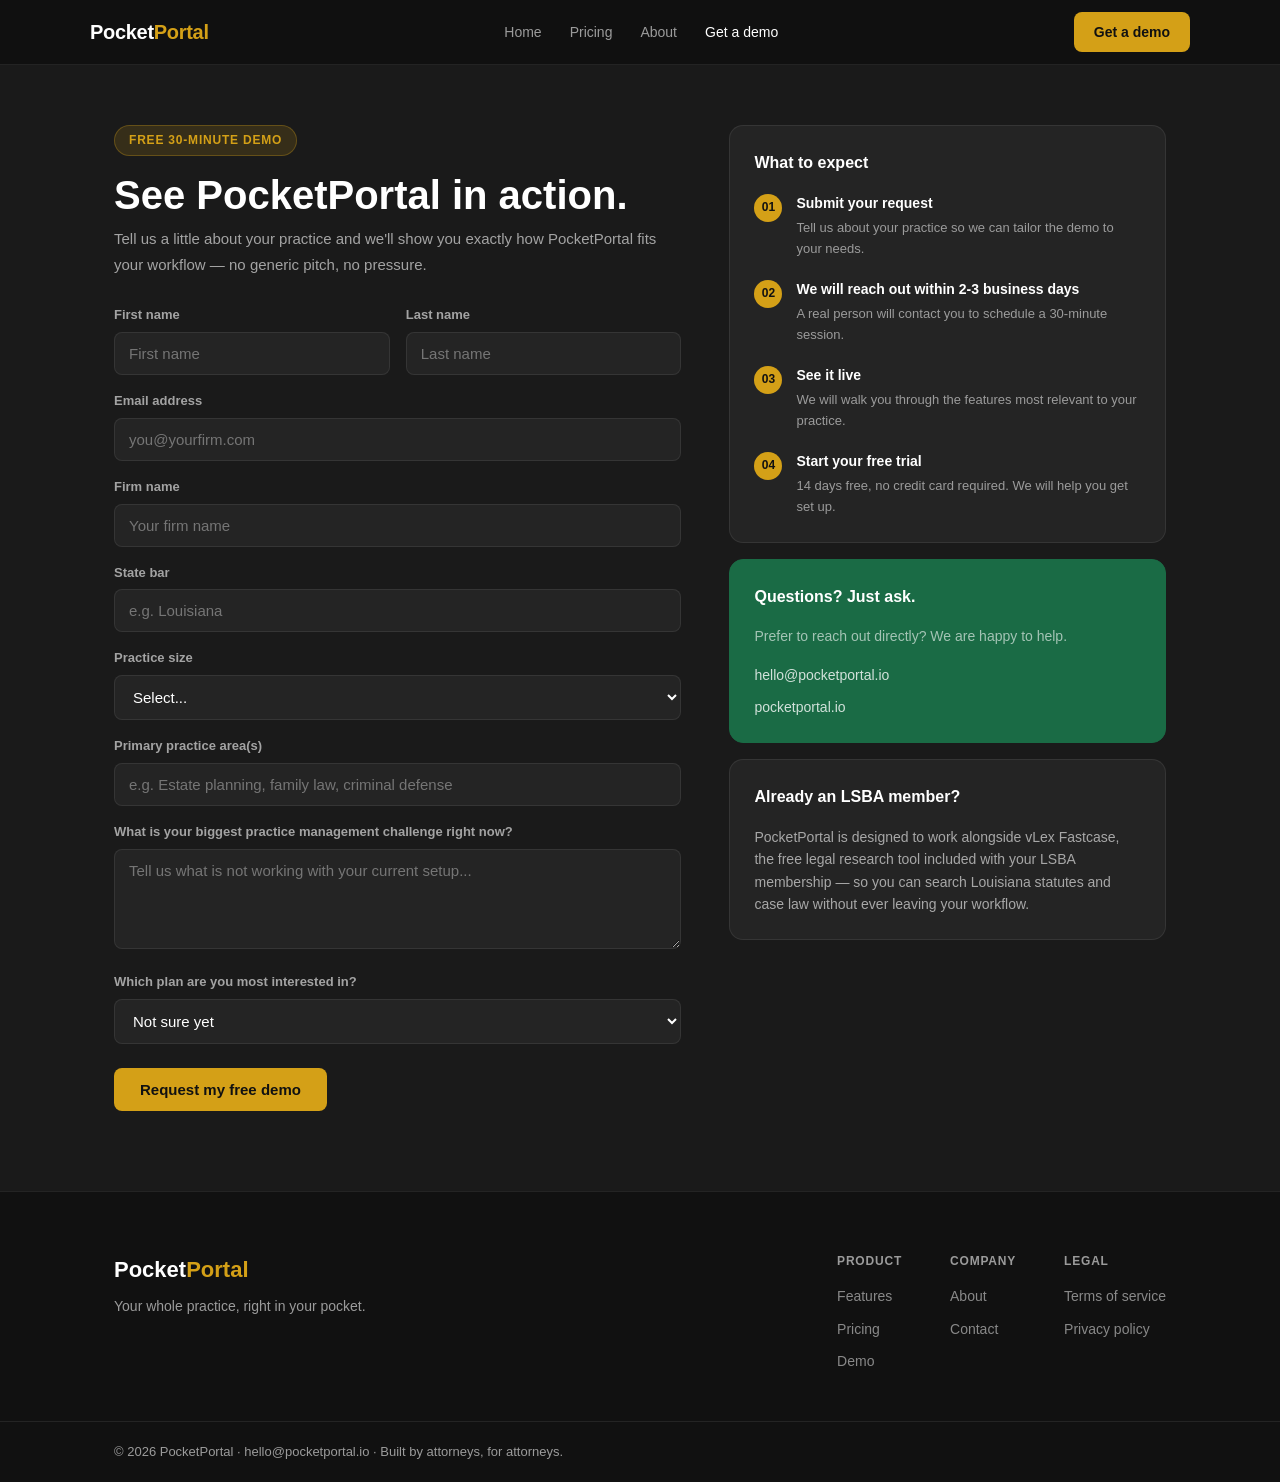
<file: pocketportal-site-clean/contact.html>
<!DOCTYPE html>
<html lang="en">
<head>
<meta charset="utf-8">
<meta name="viewport" content="width=device-width, initial-scale=1">
<meta name="description" content="Request a PocketPortal demo — see practice management built for attorneys.">
<title>Get a Demo — PocketPortal</title>
<link rel="stylesheet" href="css/style.css">
</head>
<body>

<nav class="nav">
  <div class="nav-inner">
    <a href="index.html" class="nav-logo">Pocket<span>Portal</span></a>
    <div class="nav-links">
      <a href="index.html">Home</a>
      <a href="pricing.html">Pricing</a>
      <a href="about.html">About</a>
      <a href="contact.html" class="active">Get a demo</a>
    </div>
    <a href="contact.html" class="btn btn-gold nav-cta">Get a demo</a>
  </div>
</nav>

<section class="contact-hero">
  <div class="container">
    <div class="contact-grid">
      <div class="contact-form-wrap">
        <div class="section-badge">Free 30-minute demo</div>
        <h1>See PocketPortal in action.</h1>
        <p style="color:rgba(255,255,255,.6);font-size:15px;margin-bottom:28px;line-height:1.7">Tell us a little about your practice and we'll show you exactly how PocketPortal fits your workflow — no generic pitch, no pressure.</p>
        <form id="demo-form">
          <div class="form-row">
            <div class="form-field">
              <label>First name</label>
              <input type="text" id="f-first" placeholder="First name" required>
            </div>
            <div class="form-field">
              <label>Last name</label>
              <input type="text" id="f-last" placeholder="Last name" required>
            </div>
          </div>
          <div class="form-field">
            <label>Email address</label>
            <input type="email" id="f-email" placeholder="you@yourfirm.com" required>
          </div>
          <div class="form-field">
            <label>Firm name</label>
            <input type="text" id="f-firm" placeholder="Your firm name">
          </div>
          <div class="form-field">
            <label>State bar</label>
            <input type="text" id="f-state" placeholder="e.g. Louisiana">
          </div>
          <div class="form-field">
            <label>Practice size</label>
            <select id="f-size">
              <option value="">Select...</option>
              <option>Solo practitioner</option>
              <option>2-5 attorneys</option>
              <option>6-15 attorneys</option>
              <option>16+ attorneys</option>
            </select>
          </div>
          <div class="form-field">
            <label>Primary practice area(s)</label>
            <input type="text" id="f-area" placeholder="e.g. Estate planning, family law, criminal defense">
          </div>
          <div class="form-field">
            <label>What is your biggest practice management challenge right now?</label>
            <textarea id="f-challenge" placeholder="Tell us what is not working with your current setup..."></textarea>
          </div>
          <div class="form-field">
            <label>Which plan are you most interested in?</label>
            <select id="f-plan">
              <option value="">Not sure yet</option>
              <option>Base ($29+/user/mo)</option>
              <option>Professional ($59+/user/mo)</option>
              <option>Premium ($99+/user/mo)</option>
            </select>
          </div>
          <button type="button" class="btn btn-gold" id="submit-demo" onclick="handleDemoSubmit()" style="margin-top:8px">Request my free demo</button>
          <div id="demo-success" style="display:none;background:rgba(26,107,69,.2);border:1px solid #1A6B45;border-radius:8px;padding:14px 16px;font-size:14px;color:#7DCCA4;margin-top:12px;line-height:1.6">
            Thank you — we have received your request and will be in touch within 2-3 business days to schedule your demo.
          </div>
        </form>
      </div>

      <div class="contact-sidebar">
        <div class="sidebar-card">
          <h3>What to expect</h3>
          <div class="expect-item">
            <div class="expect-num">01</div>
            <div>
              <strong>Submit your request</strong>
              <p>Tell us about your practice so we can tailor the demo to your needs.</p>
            </div>
          </div>
          <div class="expect-item">
            <div class="expect-num">02</div>
            <div>
              <strong>We will reach out within 2-3 business days</strong>
              <p>A real person will contact you to schedule a 30-minute session.</p>
            </div>
          </div>
          <div class="expect-item">
            <div class="expect-num">03</div>
            <div>
              <strong>See it live</strong>
              <p>We will walk you through the features most relevant to your practice.</p>
            </div>
          </div>
          <div class="expect-item">
            <div class="expect-num">04</div>
            <div>
              <strong>Start your free trial</strong>
              <p>14 days free, no credit card required. We will help you get set up.</p>
            </div>
          </div>
        </div>

        <div class="sidebar-card sidebar-card-dark">
          <h3>Questions? Just ask.</h3>
          <p style="color:rgba(255,255,255,.6);font-size:14px;margin-bottom:16px">Prefer to reach out directly? We are happy to help.</p>
          <div class="contact-direct">
            <a href="mailto:hello@pocketportal.io">hello@pocketportal.io</a>
          </div>
          <div class="contact-direct" style="margin-top:10px">
            <a href="https://pocketportal.io">pocketportal.io</a>
          </div>
        </div>

        <div class="sidebar-card">
          <h3>Already an LSBA member?</h3>
          <p style="font-size:14px;color:rgba(255,255,255,.6);line-height:1.6">PocketPortal is designed to work alongside vLex Fastcase, the free legal research tool included with your LSBA membership — so you can search Louisiana statutes and case law without ever leaving your workflow.</p>
        </div>
      </div>
    </div>
  </div>
</section>

<footer class="footer">
  <div class="container footer-inner">
    <div class="footer-brand">
      <div class="footer-logo">Pocket<span>Portal</span></div>
      <div class="footer-tagline">Your whole practice, right in your pocket.</div>
    </div>
    <div class="footer-links">
      <div class="footer-col">
        <div class="footer-col-title">Product</div>
        <a href="index.html">Features</a>
        <a href="pricing.html">Pricing</a>
        <a href="contact.html">Demo</a>
      </div>
      <div class="footer-col">
        <div class="footer-col-title">Company</div>
        <a href="about.html">About</a>
        <a href="contact.html">Contact</a>
      </div>
      <div class="footer-col">
        <div class="footer-col-title">Legal</div>
        <a href="terms.html">Terms of service</a>
        <a href="privacy.html">Privacy policy</a>
      </div>
    </div>
  </div>
  <div class="footer-bottom">
    <div class="container">&copy; 2026 PocketPortal &middot; hello@pocketportal.io &middot; Built by attorneys, for attorneys.</div>
  </div>
</footer>

<script>
function handleDemoSubmit() {
  const first = document.getElementById('f-first').value.trim();
  const email = document.getElementById('f-email').value.trim();
  const btn = document.getElementById('submit-demo');
  const success = document.getElementById('demo-success');
  if (!first || !email || !email.includes('@')) { alert('Please fill in your name and email address.'); return; }
  btn.disabled = true; btn.textContent = 'Sending...';
  const data = { name: first + ' ' + document.getElementById('f-last').value.trim(), email, firm: document.getElementById('f-firm').value, state: document.getElementById('f-state').value, size: document.getElementById('f-size').value, area: document.getElementById('f-area').value, challenge: document.getElementById('f-challenge').value, plan: document.getElementById('f-plan').value, source: 'pocketportal.io demo request' };
  fetch('https://formspree.io/f/xjgqzarq', { method: 'POST', headers: { 'Content-Type': 'application/json', 'Accept': 'application/json' }, body: JSON.stringify(data) })
  .then(() => { btn.style.display = 'none'; success.style.display = 'block'; })
  .catch(() => { btn.style.display = 'none'; success.style.display = 'block'; });
}
</script>
</body>
</html>
</file>
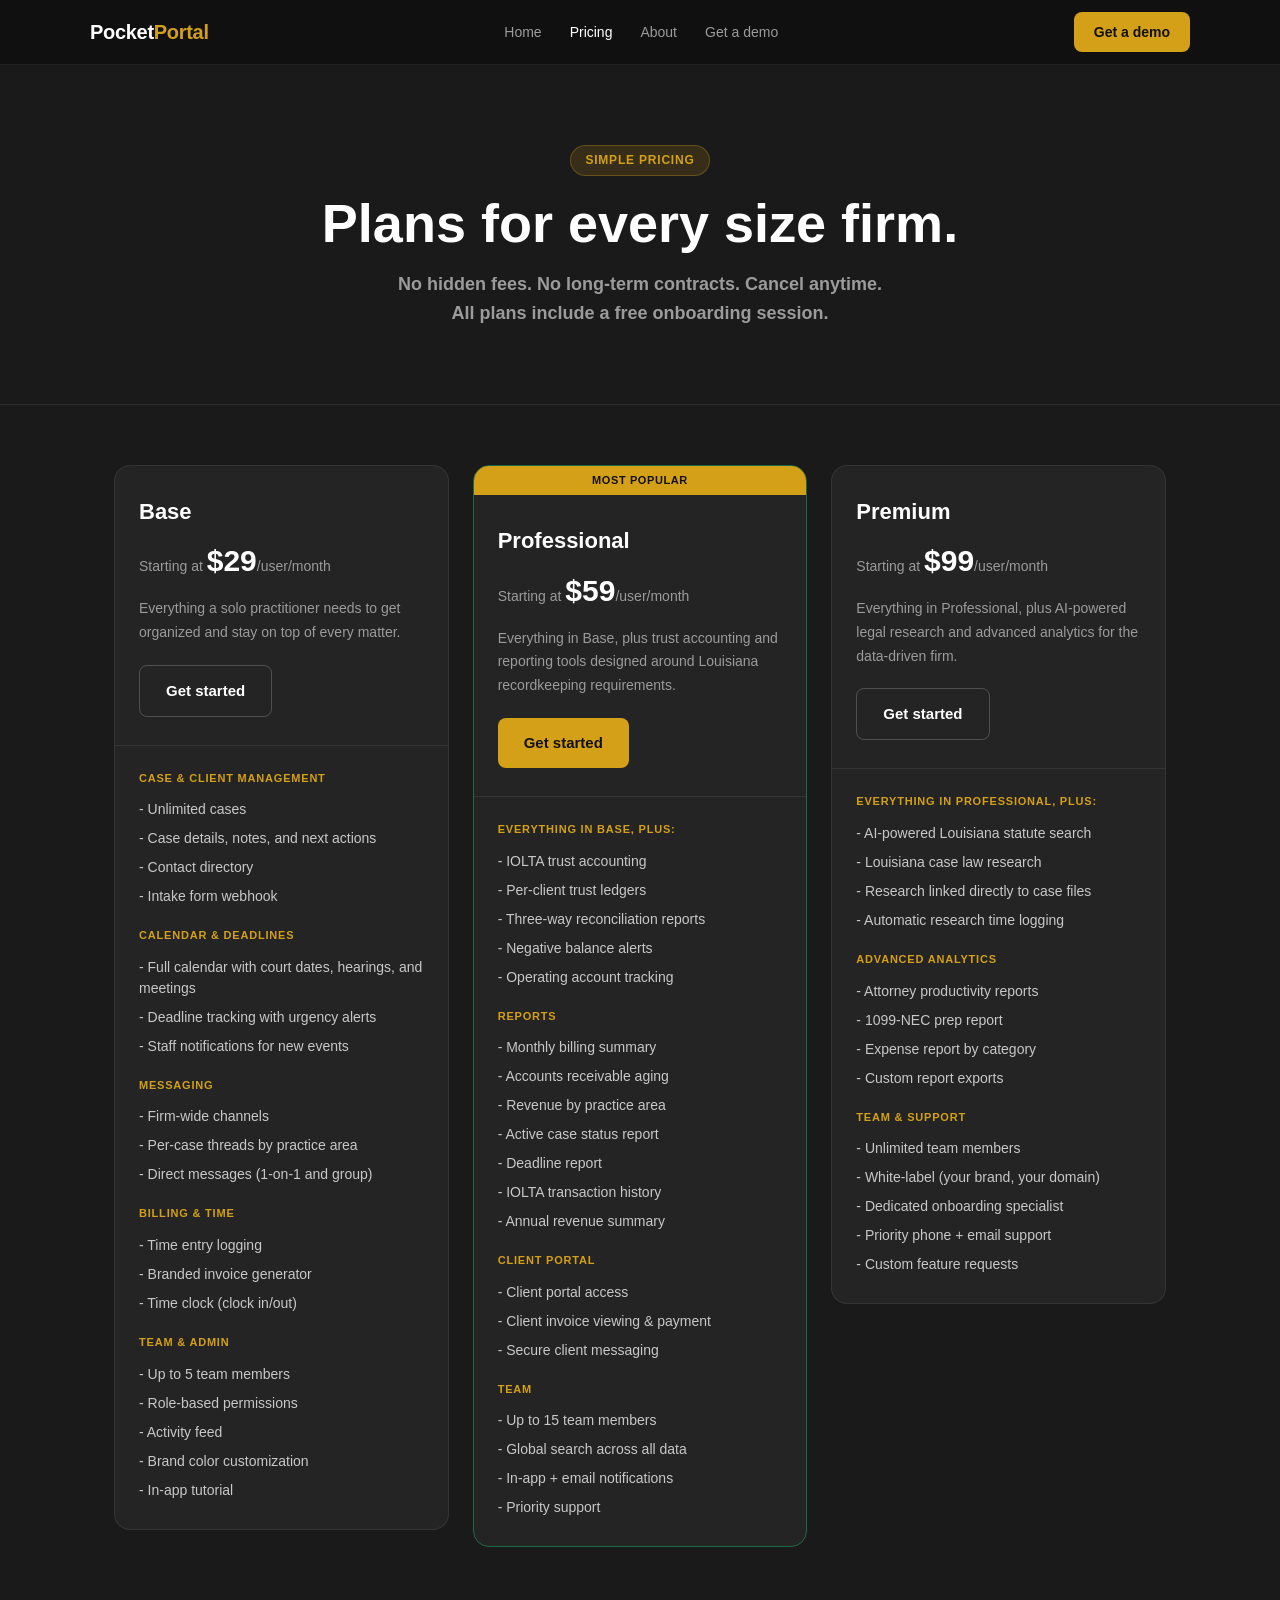
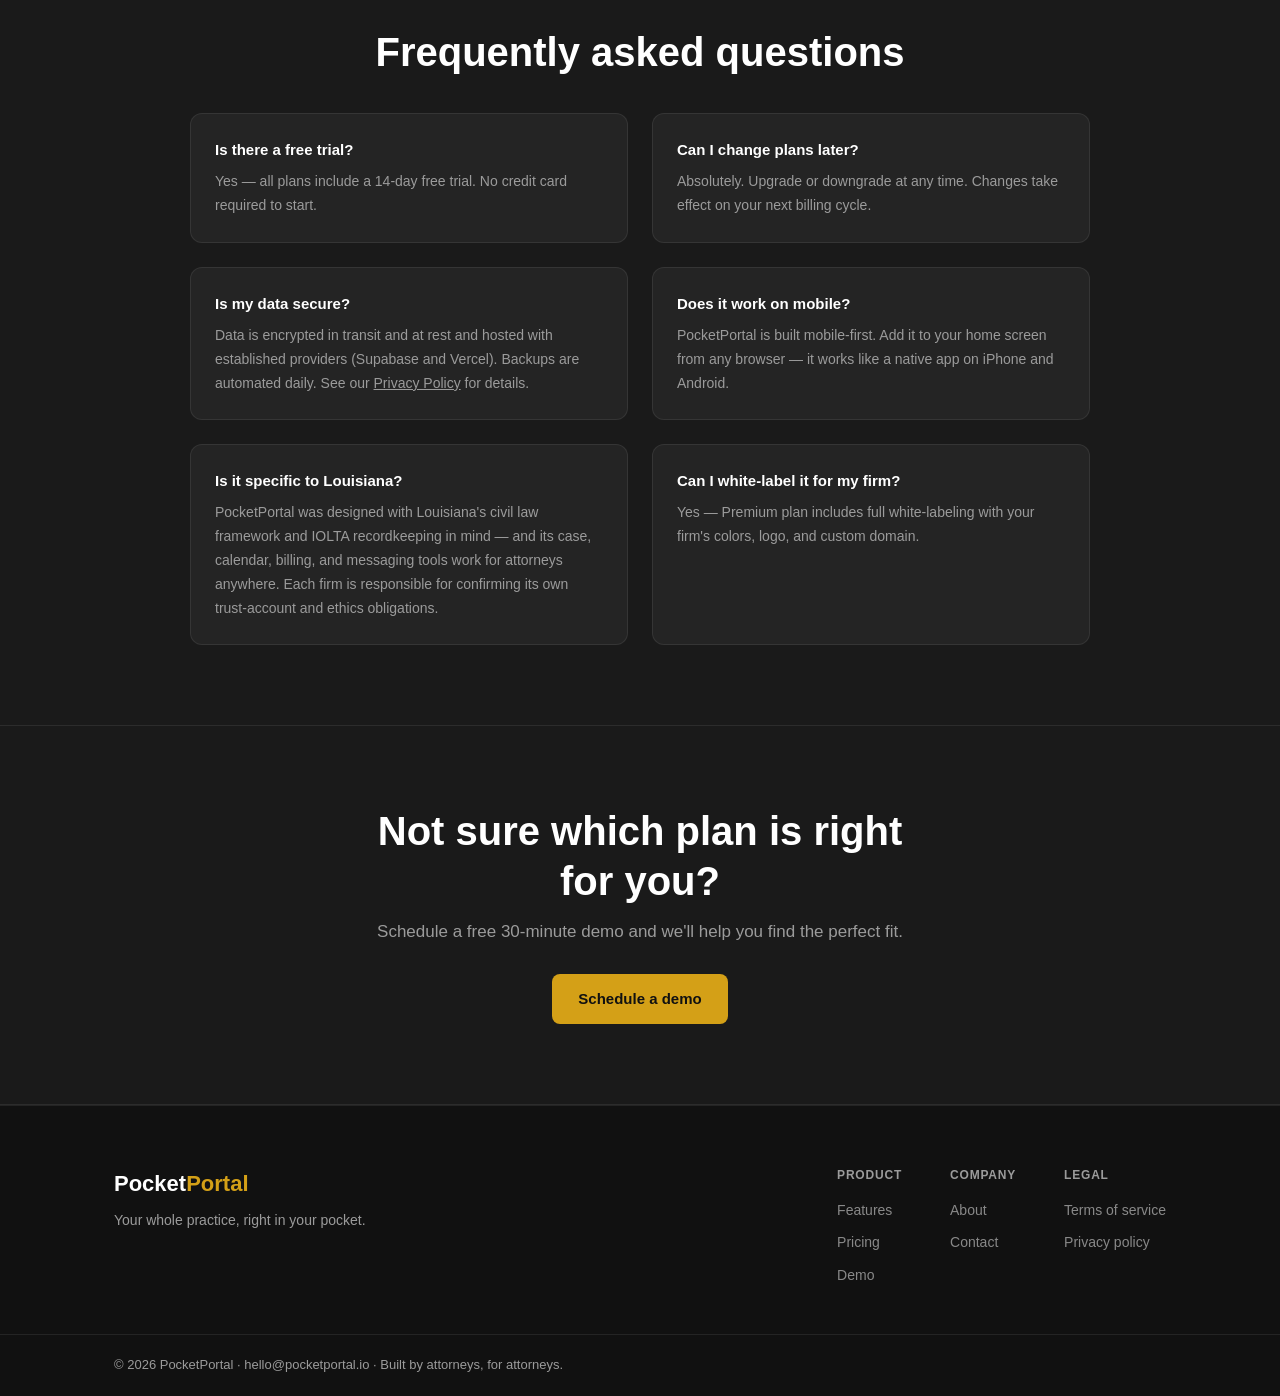
<file: pocketportal-site-clean/pricing.html>
<!DOCTYPE html>
<html lang="en">
<head>
<meta charset="utf-8">
<meta name="viewport" content="width=device-width, initial-scale=1">
<meta name="description" content="PocketPortal pricing — Simple plans for solo practitioners and small law firms.">
<title>Pricing — PocketPortal</title>
<link rel="stylesheet" href="css/style.css">
</head>
<body>

<nav class="nav">
  <div class="nav-inner">
    <a href="index.html" class="nav-logo">Pocket<span>Portal</span></a>
    <div class="nav-links">
      <a href="index.html">Home</a>
      <a href="pricing.html" class="active">Pricing</a>
      <a href="about.html">About</a>
      <a href="contact.html">Get a demo</a>
    </div>
    <a href="contact.html" class="btn btn-gold nav-cta">Get a demo</a>
  </div>
</nav>

<section class="page-hero">
  <div class="container">
    <div class="section-badge">Simple pricing</div>
    <h1>Plans for every size firm.</h1>
    <p class="hero-sub">No hidden fees. No long-term contracts. Cancel anytime.<br>All plans include a free onboarding session.</p>
  </div>
</section>

<section class="pricing-full">
  <div class="container">
    <div class="plans-full">

      <!-- BASE -->
      <div class="plan-full">
        <div class="plan-full-header">
          <div class="plan-full-name">Base</div>
          <div class="plan-full-price">Starting at <strong>$29</strong><span>/user/month</span></div>
          <div class="plan-full-desc">Everything a solo practitioner needs to get organized and stay on top of every matter.</div>
          <a href="contact.html" class="btn btn-outline-dark">Get started</a>
        </div>
        <div class="plan-full-features">
          <div class="pf-section">Case & client management</div>
          <div class="pf-item">- Unlimited cases</div>
          <div class="pf-item">- Case details, notes, and next actions</div>
          <div class="pf-item">- Contact directory</div>
          <div class="pf-item">- Intake form webhook</div>
          <div class="pf-section">Calendar & deadlines</div>
          <div class="pf-item">- Full calendar with court dates, hearings, and meetings</div>
          <div class="pf-item">- Deadline tracking with urgency alerts</div>
          <div class="pf-item">- Staff notifications for new events</div>
          <div class="pf-section">Messaging</div>
          <div class="pf-item">- Firm-wide channels</div>
          <div class="pf-item">- Per-case threads by practice area</div>
          <div class="pf-item">- Direct messages (1-on-1 and group)</div>
          <div class="pf-section">Billing & time</div>
          <div class="pf-item">- Time entry logging</div>
          <div class="pf-item">- Branded invoice generator</div>
          <div class="pf-item">- Time clock (clock in/out)</div>
          <div class="pf-section">Team & admin</div>
          <div class="pf-item">- Up to 5 team members</div>
          <div class="pf-item">- Role-based permissions</div>
          <div class="pf-item">- Activity feed</div>
          <div class="pf-item">- Brand color customization</div>
          <div class="pf-item">- In-app tutorial</div>
        </div>
      </div>

      <!-- PROFESSIONAL -->
      <div class="plan-full plan-full-featured">
        <div class="plan-full-badge">Most popular</div>
        <div class="plan-full-header">
          <div class="plan-full-name">Professional</div>
          <div class="plan-full-price">Starting at <strong>$59</strong><span>/user/month</span></div>
          <div class="plan-full-desc">Everything in Base, plus trust accounting and reporting tools designed around Louisiana recordkeeping requirements.</div>
          <a href="contact.html" class="btn btn-gold">Get started</a>
        </div>
        <div class="plan-full-features">
          <div class="pf-section">Everything in Base, plus:</div>
          <div class="pf-item">- IOLTA trust accounting</div>
          <div class="pf-item">- Per-client trust ledgers</div>
          <div class="pf-item">- Three-way reconciliation reports</div>
          <div class="pf-item">- Negative balance alerts</div>
          <div class="pf-item">- Operating account tracking</div>
          <div class="pf-section">Reports</div>
          <div class="pf-item">- Monthly billing summary</div>
          <div class="pf-item">- Accounts receivable aging</div>
          <div class="pf-item">- Revenue by practice area</div>
          <div class="pf-item">- Active case status report</div>
          <div class="pf-item">- Deadline report</div>
          <div class="pf-item">- IOLTA transaction history</div>
          <div class="pf-item">- Annual revenue summary</div>
          <div class="pf-section">Client portal</div>
          <div class="pf-item">- Client portal access</div>
          <div class="pf-item">- Client invoice viewing & payment</div>
          <div class="pf-item">- Secure client messaging</div>
          <div class="pf-section">Team</div>
          <div class="pf-item">- Up to 15 team members</div>
          <div class="pf-item">- Global search across all data</div>
          <div class="pf-item">- In-app + email notifications</div>
          <div class="pf-item">- Priority support</div>
        </div>
      </div>

      <!-- PREMIUM -->
      <div class="plan-full">
        <div class="plan-full-header">
          <div class="plan-full-name">Premium</div>
          <div class="plan-full-price">Starting at <strong>$99</strong><span>/user/month</span></div>
          <div class="plan-full-desc">Everything in Professional, plus AI-powered legal research and advanced analytics for the data-driven firm.</div>
          <a href="contact.html" class="btn btn-outline-dark">Get started</a>
        </div>
        <div class="plan-full-features">
          <div class="pf-section">Everything in Professional, plus:</div>
          <div class="pf-item">- AI-powered Louisiana statute search</div>
          <div class="pf-item">- Louisiana case law research</div>
          <div class="pf-item">- Research linked directly to case files</div>
          <div class="pf-item">- Automatic research time logging</div>
          <div class="pf-section">Advanced analytics</div>
          <div class="pf-item">- Attorney productivity reports</div>
          <div class="pf-item">- 1099-NEC prep report</div>
          <div class="pf-item">- Expense report by category</div>
          <div class="pf-item">- Custom report exports</div>
          <div class="pf-section">Team & support</div>
          <div class="pf-item">- Unlimited team members</div>
          <div class="pf-item">- White-label (your brand, your domain)</div>
          <div class="pf-item">- Dedicated onboarding specialist</div>
          <div class="pf-item">- Priority phone + email support</div>
          <div class="pf-item">- Custom feature requests</div>
        </div>
      </div>

    </div>

    <!-- FAQ -->
    <div class="faq">
      <h2>Frequently asked questions</h2>
      <div class="faq-grid">
        <div class="faq-item">
          <h4>Is there a free trial?</h4>
          <p>Yes — all plans include a 14-day free trial. No credit card required to start.</p>
        </div>
        <div class="faq-item">
          <h4>Can I change plans later?</h4>
          <p>Absolutely. Upgrade or downgrade at any time. Changes take effect on your next billing cycle.</p>
        </div>
        <div class="faq-item">
          <h4>Is my data secure?</h4>
          <p>Data is encrypted in transit and at rest and hosted with established providers (Supabase and Vercel). Backups are automated daily. See our <a href="privacy.html" style="text-decoration:underline">Privacy Policy</a> for details.</p>
        </div>
        <div class="faq-item">
          <h4>Does it work on mobile?</h4>
          <p>PocketPortal is built mobile-first. Add it to your home screen from any browser — it works like a native app on iPhone and Android.</p>
        </div>
        <div class="faq-item">
          <h4>Is it specific to Louisiana?</h4>
          <p>PocketPortal was designed with Louisiana's civil law framework and IOLTA recordkeeping in mind — and its case, calendar, billing, and messaging tools work for attorneys anywhere. Each firm is responsible for confirming its own trust-account and ethics obligations.</p>
        </div>
        <div class="faq-item">
          <h4>Can I white-label it for my firm?</h4>
          <p>Yes — Premium plan includes full white-labeling with your firm's colors, logo, and custom domain.</p>
        </div>
      </div>
    </div>

  </div>
</section>

<section class="cta">
  <div class="container cta-inner">
    <h2>Not sure which plan is right for you?</h2>
    <p>Schedule a free 30-minute demo and we'll help you find the perfect fit.</p>
    <a href="contact.html" class="btn btn-gold">Schedule a demo</a>
  </div>
</section>

<footer class="footer">
  <div class="container footer-inner">
    <div class="footer-brand">
      <div class="footer-logo">Pocket<span>Portal</span></div>
      <div class="footer-tagline">Your whole practice, right in your pocket.</div>
    </div>
    <div class="footer-links">
      <div class="footer-col">
        <div class="footer-col-title">Product</div>
        <a href="index.html">Features</a>
        <a href="pricing.html">Pricing</a>
        <a href="contact.html">Demo</a>
      </div>
      <div class="footer-col">
        <div class="footer-col-title">Company</div>
        <a href="about.html">About</a>
        <a href="contact.html">Contact</a>
      </div>
      <div class="footer-col">
        <div class="footer-col-title">Legal</div>
        <a href="terms.html">Terms of service</a>
        <a href="privacy.html">Privacy policy</a>
      </div>
    </div>
  </div>
  <div class="footer-bottom">
    <div class="container">© 2026 PocketPortal · hello@pocketportal.io · Built by attorneys, for attorneys.</div>
  </div>
</footer>

</body>
</html>
</file>
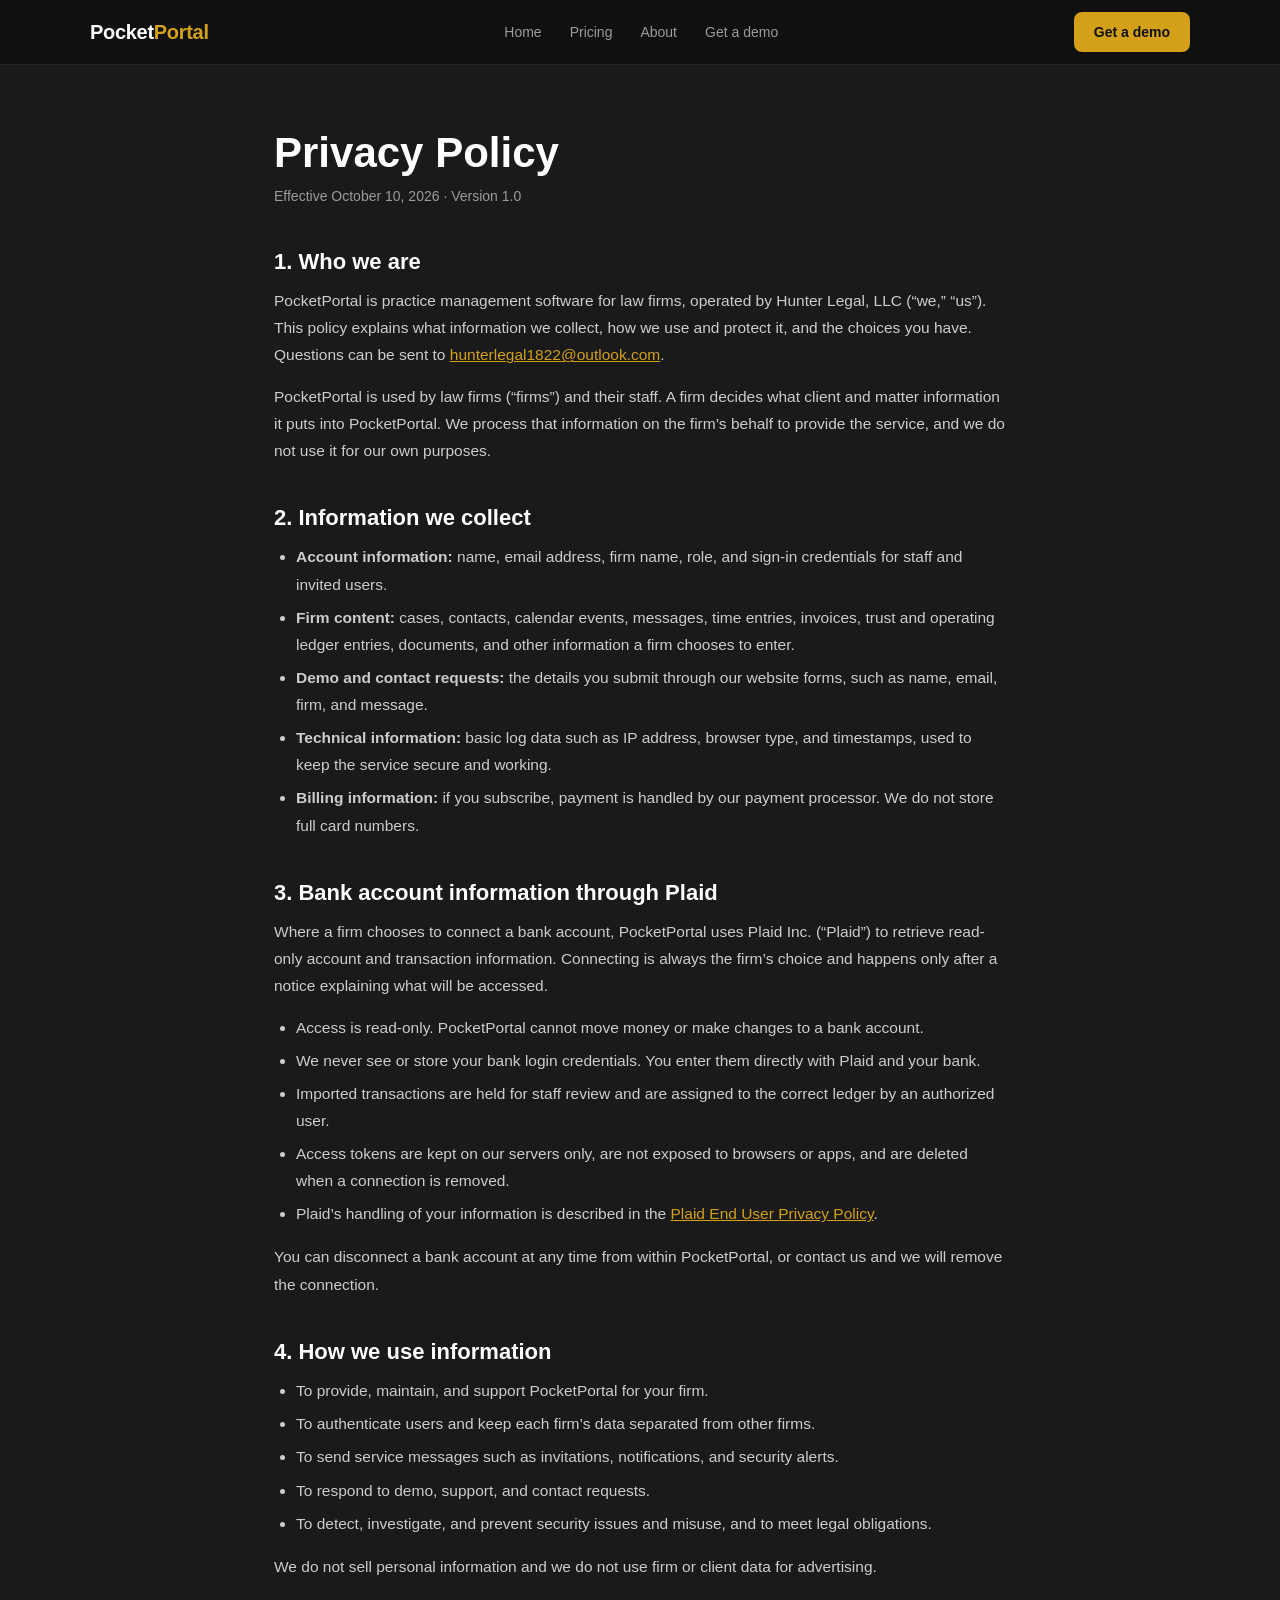
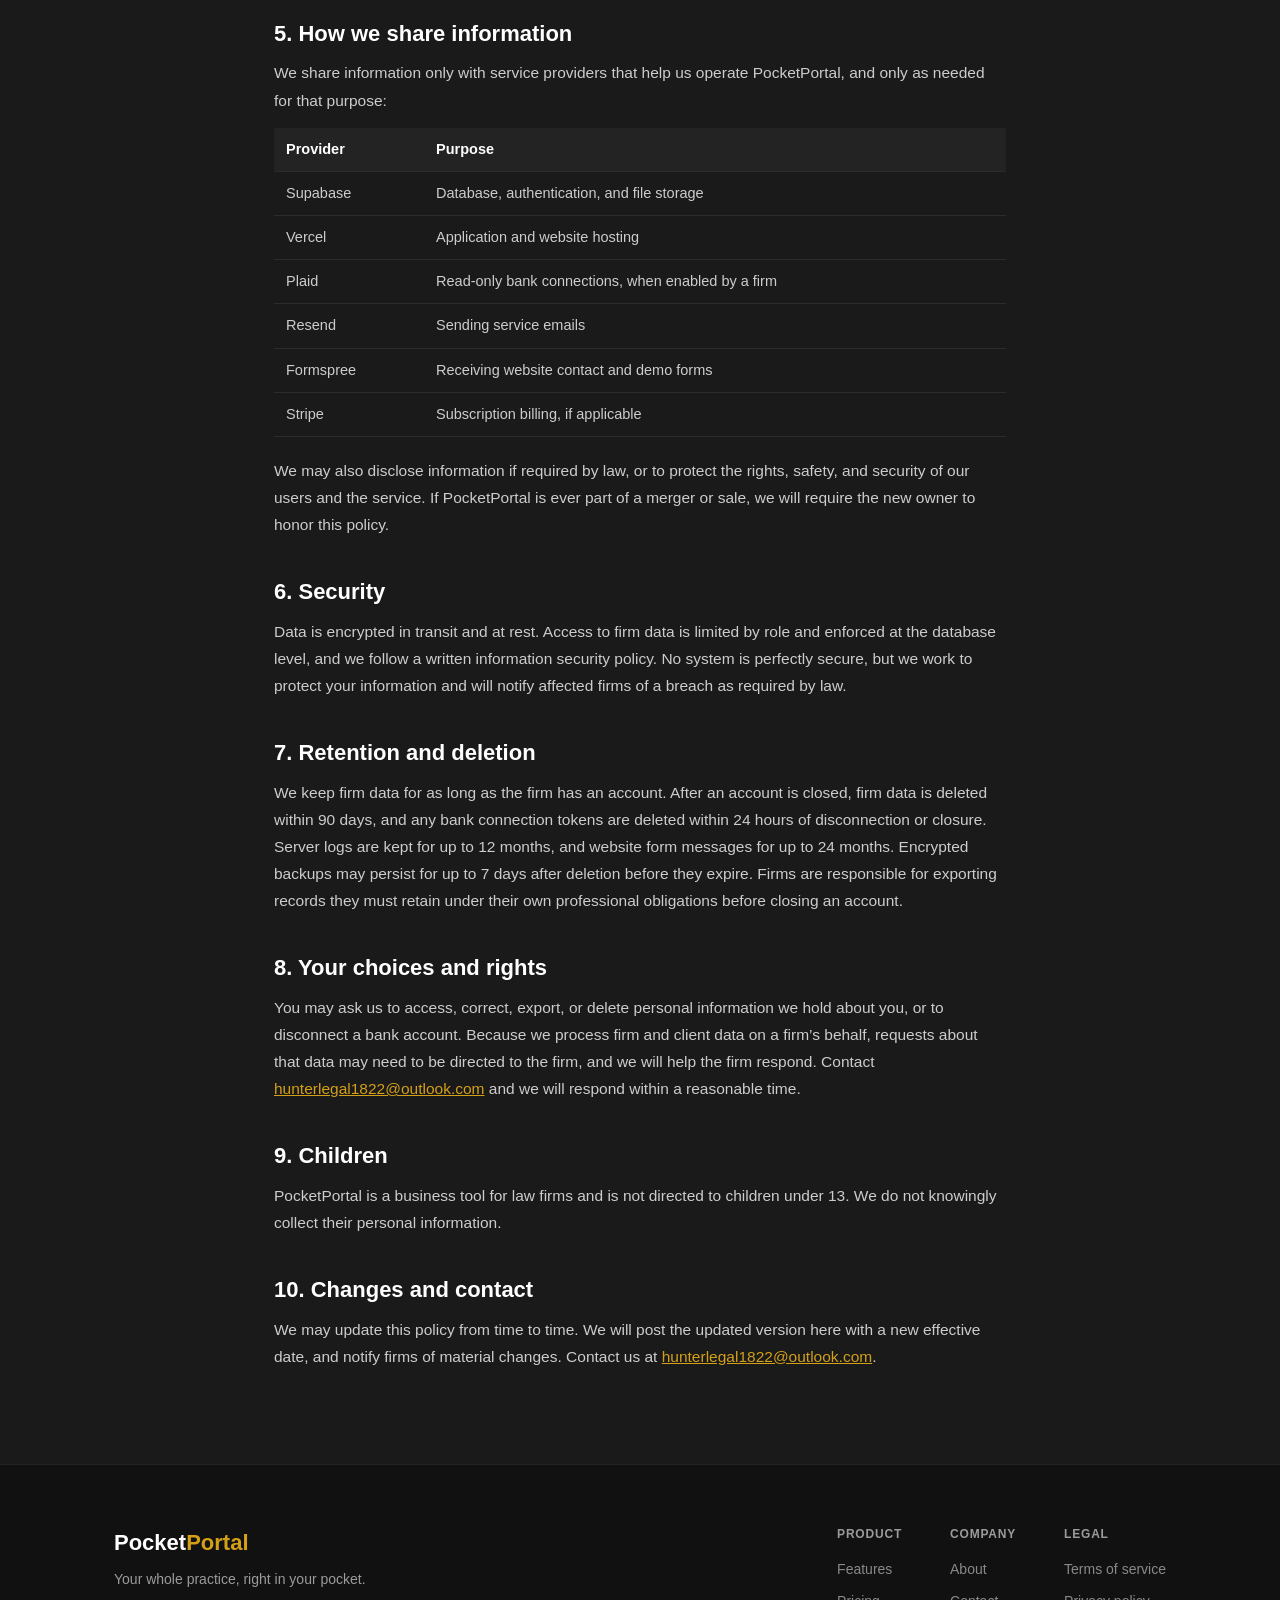
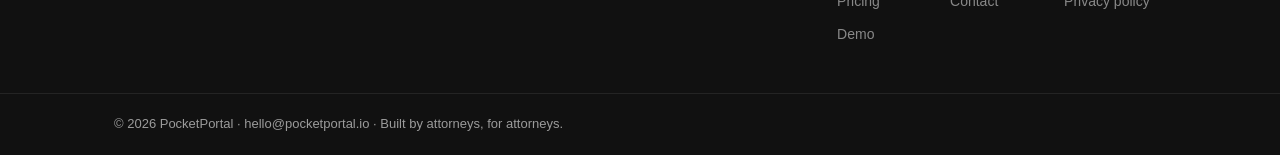
<file: pocketportal-site-clean/privacy.html>
<!DOCTYPE html>
<html lang="en">
<head>
<meta charset="utf-8">
<meta name="viewport" content="width=device-width, initial-scale=1">
<meta name="description" content="How PocketPortal collects, uses, and protects information.">
<title>Privacy Policy — PocketPortal</title>
<link rel="stylesheet" href="css/style.css">
</head>
<body>

<nav class="nav">
  <div class="nav-inner">
    <a href="index.html" class="nav-logo">Pocket<span>Portal</span></a>
    <div class="nav-links">
      <a href="index.html">Home</a>
      <a href="pricing.html">Pricing</a>
      <a href="about.html">About</a>
      <a href="contact.html">Get a demo</a>
    </div>
    <a href="contact.html" class="btn btn-gold nav-cta">Get a demo</a>
  </div>
</nav>

<section class="legal">
  <div class="container">
    <h1>Privacy Policy</h1>
    <div class="legal-meta">Effective October 10, 2026 &middot; Version 1.0</div>

    <h2>1. Who we are</h2>
    <p>PocketPortal is practice management software for law firms, operated by Hunter Legal, LLC (&ldquo;we,&rdquo; &ldquo;us&rdquo;). This policy explains what information we collect, how we use and protect it, and the choices you have. Questions can be sent to <a href="mailto:hunterlegal1822@outlook.com">hunterlegal1822@outlook.com</a>.</p>
    <p>PocketPortal is used by law firms (&ldquo;firms&rdquo;) and their staff. A firm decides what client and matter information it puts into PocketPortal. We process that information on the firm&rsquo;s behalf to provide the service, and we do not use it for our own purposes.</p>

    <h2>2. Information we collect</h2>
    <ul>
      <li><strong>Account information:</strong> name, email address, firm name, role, and sign-in credentials for staff and invited users.</li>
      <li><strong>Firm content:</strong> cases, contacts, calendar events, messages, time entries, invoices, trust and operating ledger entries, documents, and other information a firm chooses to enter.</li>
      <li><strong>Demo and contact requests:</strong> the details you submit through our website forms, such as name, email, firm, and message.</li>
      <li><strong>Technical information:</strong> basic log data such as IP address, browser type, and timestamps, used to keep the service secure and working.</li>
      <li><strong>Billing information:</strong> if you subscribe, payment is handled by our payment processor. We do not store full card numbers.</li>
    </ul>

    <h2>3. Bank account information through Plaid</h2>
    <p>Where a firm chooses to connect a bank account, PocketPortal uses Plaid Inc. (&ldquo;Plaid&rdquo;) to retrieve read-only account and transaction information. Connecting is always the firm&rsquo;s choice and happens only after a notice explaining what will be accessed.</p>
    <ul>
      <li>Access is read-only. PocketPortal cannot move money or make changes to a bank account.</li>
      <li>We never see or store your bank login credentials. You enter them directly with Plaid and your bank.</li>
      <li>Imported transactions are held for staff review and are assigned to the correct ledger by an authorized user.</li>
      <li>Access tokens are kept on our servers only, are not exposed to browsers or apps, and are deleted when a connection is removed.</li>
      <li>Plaid&rsquo;s handling of your information is described in the <a href="https://plaid.com/legal/#end-user-privacy-policy" target="_blank" rel="noopener">Plaid End User Privacy Policy</a>.</li>
    </ul>
    <p>You can disconnect a bank account at any time from within PocketPortal, or contact us and we will remove the connection.</p>

    <h2>4. How we use information</h2>
    <ul>
      <li>To provide, maintain, and support PocketPortal for your firm.</li>
      <li>To authenticate users and keep each firm&rsquo;s data separated from other firms.</li>
      <li>To send service messages such as invitations, notifications, and security alerts.</li>
      <li>To respond to demo, support, and contact requests.</li>
      <li>To detect, investigate, and prevent security issues and misuse, and to meet legal obligations.</li>
    </ul>
    <p>We do not sell personal information and we do not use firm or client data for advertising.</p>

    <h2>5. How we share information</h2>
    <p>We share information only with service providers that help us operate PocketPortal, and only as needed for that purpose:</p>
    <table>
      <tr><th>Provider</th><th>Purpose</th></tr>
      <tr><td>Supabase</td><td>Database, authentication, and file storage</td></tr>
      <tr><td>Vercel</td><td>Application and website hosting</td></tr>
      <tr><td>Plaid</td><td>Read-only bank connections, when enabled by a firm</td></tr>
      <tr><td>Resend</td><td>Sending service emails</td></tr>
      <tr><td>Formspree</td><td>Receiving website contact and demo forms</td></tr>
      <tr><td>Stripe</td><td>Subscription billing, if applicable</td></tr>
    </table>
    <p>We may also disclose information if required by law, or to protect the rights, safety, and security of our users and the service. If PocketPortal is ever part of a merger or sale, we will require the new owner to honor this policy.</p>

    <h2>6. Security</h2>
    <p>Data is encrypted in transit and at rest. Access to firm data is limited by role and enforced at the database level, and we follow a written information security policy. No system is perfectly secure, but we work to protect your information and will notify affected firms of a breach as required by law.</p>

    <h2>7. Retention and deletion</h2>
    <p>We keep firm data for as long as the firm has an account. After an account is closed, firm data is deleted within 90 days, and any bank connection tokens are deleted within 24 hours of disconnection or closure. Server logs are kept for up to 12 months, and website form messages for up to 24 months. Encrypted backups may persist for up to 7 days after deletion before they expire. Firms are responsible for exporting records they must retain under their own professional obligations before closing an account.</p>

    <h2>8. Your choices and rights</h2>
    <p>You may ask us to access, correct, export, or delete personal information we hold about you, or to disconnect a bank account. Because we process firm and client data on a firm&rsquo;s behalf, requests about that data may need to be directed to the firm, and we will help the firm respond. Contact <a href="mailto:hunterlegal1822@outlook.com">hunterlegal1822@outlook.com</a> and we will respond within a reasonable time.</p>

    <h2>9. Children</h2>
    <p>PocketPortal is a business tool for law firms and is not directed to children under 13. We do not knowingly collect their personal information.</p>

    <h2>10. Changes and contact</h2>
    <p>We may update this policy from time to time. We will post the updated version here with a new effective date, and notify firms of material changes. Contact us at <a href="mailto:hunterlegal1822@outlook.com">hunterlegal1822@outlook.com</a>.</p>

  </div>
</section>

<footer class="footer">
  <div class="container footer-inner">
    <div class="footer-brand">
      <div class="footer-logo">Pocket<span>Portal</span></div>
      <div class="footer-tagline">Your whole practice, right in your pocket.</div>
    </div>
    <div class="footer-links">
      <div class="footer-col">
        <div class="footer-col-title">Product</div>
        <a href="index.html">Features</a>
        <a href="pricing.html">Pricing</a>
        <a href="contact.html">Demo</a>
      </div>
      <div class="footer-col">
        <div class="footer-col-title">Company</div>
        <a href="about.html">About</a>
        <a href="contact.html">Contact</a>
      </div>
      <div class="footer-col">
        <div class="footer-col-title">Legal</div>
        <a href="terms.html">Terms of service</a>
        <a href="privacy.html">Privacy policy</a>
      </div>
    </div>
  </div>
  <div class="footer-bottom">
    <div class="container">&copy; 2026 PocketPortal &middot; hello@pocketportal.io &middot; Built by attorneys, for attorneys.</div>
  </div>
</footer>

</body>
</html>
</file>
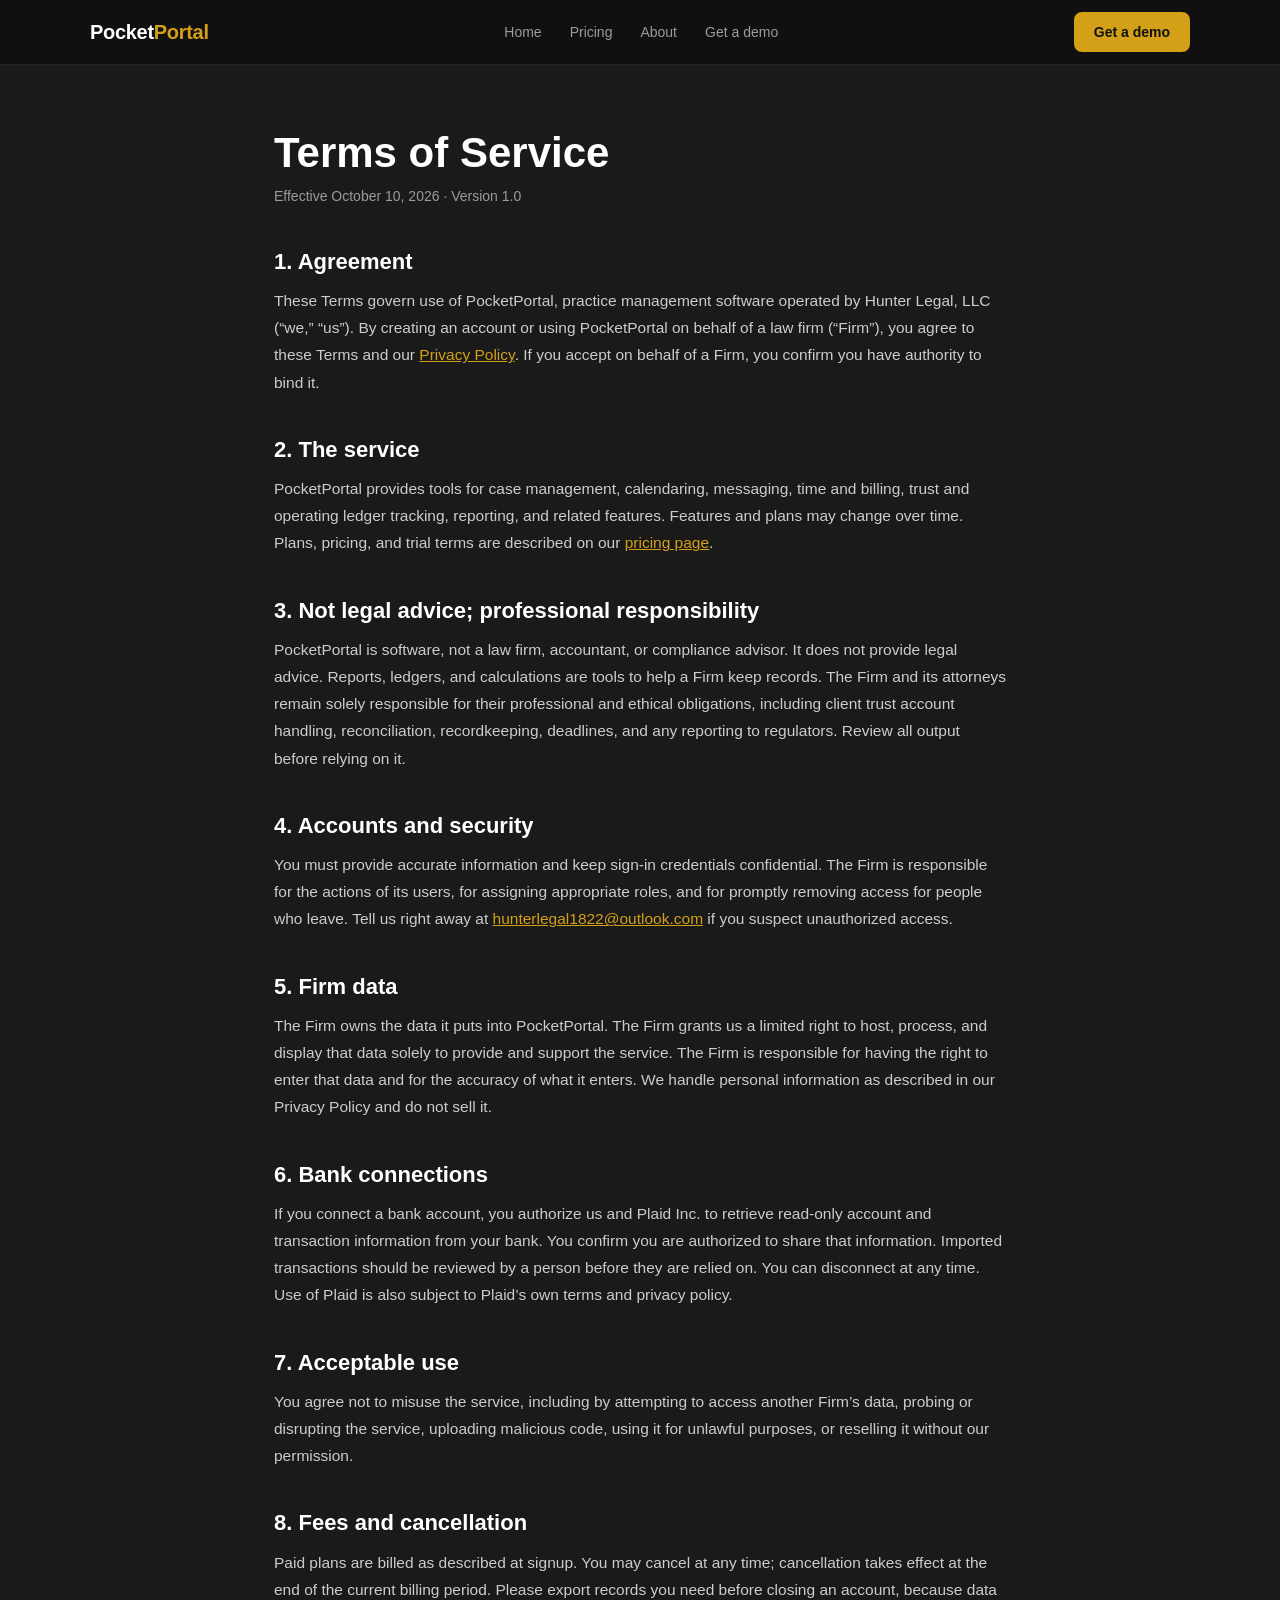
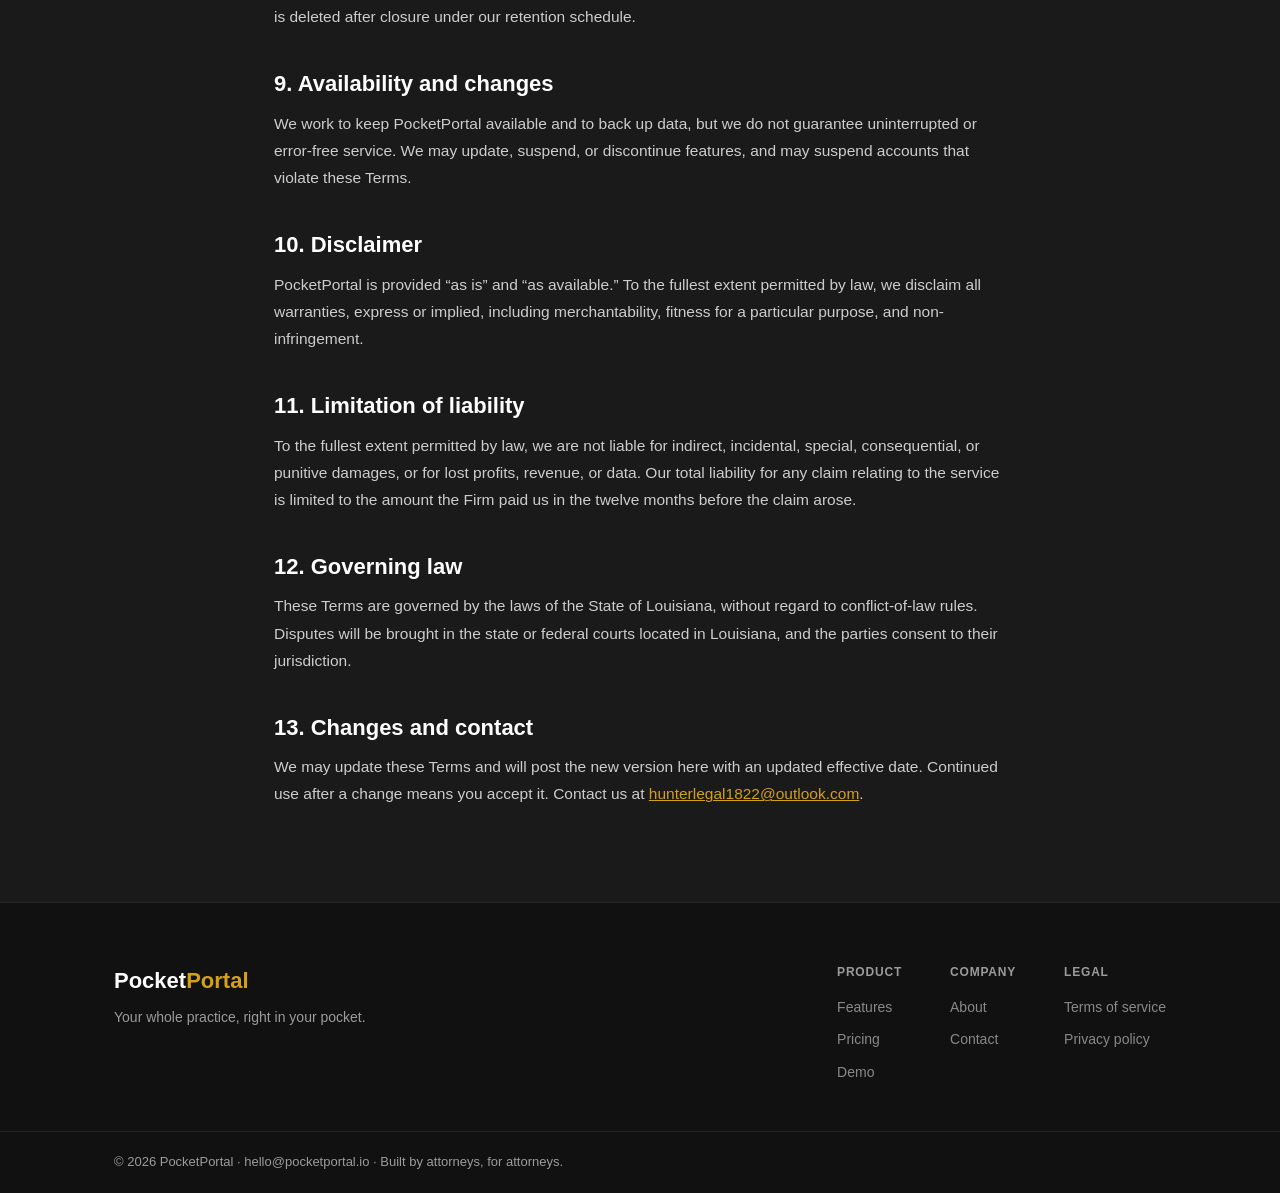
<file: pocketportal-site-clean/terms.html>
<!DOCTYPE html>
<html lang="en">
<head>
<meta charset="utf-8">
<meta name="viewport" content="width=device-width, initial-scale=1">
<meta name="description" content="The terms that govern use of PocketPortal.">
<title>Terms of Service — PocketPortal</title>
<link rel="stylesheet" href="css/style.css">
</head>
<body>

<nav class="nav">
  <div class="nav-inner">
    <a href="index.html" class="nav-logo">Pocket<span>Portal</span></a>
    <div class="nav-links">
      <a href="index.html">Home</a>
      <a href="pricing.html">Pricing</a>
      <a href="about.html">About</a>
      <a href="contact.html">Get a demo</a>
    </div>
    <a href="contact.html" class="btn btn-gold nav-cta">Get a demo</a>
  </div>
</nav>

<section class="legal">
  <div class="container">
    <h1>Terms of Service</h1>
    <div class="legal-meta">Effective October 10, 2026 &middot; Version 1.0</div>

    <h2>1. Agreement</h2>
    <p>These Terms govern use of PocketPortal, practice management software operated by Hunter Legal, LLC (&ldquo;we,&rdquo; &ldquo;us&rdquo;). By creating an account or using PocketPortal on behalf of a law firm (&ldquo;Firm&rdquo;), you agree to these Terms and our <a href="privacy.html">Privacy Policy</a>. If you accept on behalf of a Firm, you confirm you have authority to bind it.</p>

    <h2>2. The service</h2>
    <p>PocketPortal provides tools for case management, calendaring, messaging, time and billing, trust and operating ledger tracking, reporting, and related features. Features and plans may change over time. Plans, pricing, and trial terms are described on our <a href="pricing.html">pricing page</a>.</p>

    <h2>3. Not legal advice; professional responsibility</h2>
    <p>PocketPortal is software, not a law firm, accountant, or compliance advisor. It does not provide legal advice. Reports, ledgers, and calculations are tools to help a Firm keep records. The Firm and its attorneys remain solely responsible for their professional and ethical obligations, including client trust account handling, reconciliation, recordkeeping, deadlines, and any reporting to regulators. Review all output before relying on it.</p>

    <h2>4. Accounts and security</h2>
    <p>You must provide accurate information and keep sign-in credentials confidential. The Firm is responsible for the actions of its users, for assigning appropriate roles, and for promptly removing access for people who leave. Tell us right away at <a href="mailto:hunterlegal1822@outlook.com">hunterlegal1822@outlook.com</a> if you suspect unauthorized access.</p>

    <h2>5. Firm data</h2>
    <p>The Firm owns the data it puts into PocketPortal. The Firm grants us a limited right to host, process, and display that data solely to provide and support the service. The Firm is responsible for having the right to enter that data and for the accuracy of what it enters. We handle personal information as described in our Privacy Policy and do not sell it.</p>

    <h2>6. Bank connections</h2>
    <p>If you connect a bank account, you authorize us and Plaid Inc. to retrieve read-only account and transaction information from your bank. You confirm you are authorized to share that information. Imported transactions should be reviewed by a person before they are relied on. You can disconnect at any time. Use of Plaid is also subject to Plaid&rsquo;s own terms and privacy policy.</p>

    <h2>7. Acceptable use</h2>
    <p>You agree not to misuse the service, including by attempting to access another Firm&rsquo;s data, probing or disrupting the service, uploading malicious code, using it for unlawful purposes, or reselling it without our permission.</p>

    <h2>8. Fees and cancellation</h2>
    <p>Paid plans are billed as described at signup. You may cancel at any time; cancellation takes effect at the end of the current billing period. Please export records you need before closing an account, because data is deleted after closure under our retention schedule.</p>

    <h2>9. Availability and changes</h2>
    <p>We work to keep PocketPortal available and to back up data, but we do not guarantee uninterrupted or error-free service. We may update, suspend, or discontinue features, and may suspend accounts that violate these Terms.</p>

    <h2>10. Disclaimer</h2>
    <p>PocketPortal is provided &ldquo;as is&rdquo; and &ldquo;as available.&rdquo; To the fullest extent permitted by law, we disclaim all warranties, express or implied, including merchantability, fitness for a particular purpose, and non-infringement.</p>

    <h2>11. Limitation of liability</h2>
    <p>To the fullest extent permitted by law, we are not liable for indirect, incidental, special, consequential, or punitive damages, or for lost profits, revenue, or data. Our total liability for any claim relating to the service is limited to the amount the Firm paid us in the twelve months before the claim arose.</p>

    <h2>12. Governing law</h2>
    <p>These Terms are governed by the laws of the State of Louisiana, without regard to conflict-of-law rules. Disputes will be brought in the state or federal courts located in Louisiana, and the parties consent to their jurisdiction.</p>

    <h2>13. Changes and contact</h2>
    <p>We may update these Terms and will post the new version here with an updated effective date. Continued use after a change means you accept it. Contact us at <a href="mailto:hunterlegal1822@outlook.com">hunterlegal1822@outlook.com</a>.</p>

  </div>
</section>

<footer class="footer">
  <div class="container footer-inner">
    <div class="footer-brand">
      <div class="footer-logo">Pocket<span>Portal</span></div>
      <div class="footer-tagline">Your whole practice, right in your pocket.</div>
    </div>
    <div class="footer-links">
      <div class="footer-col">
        <div class="footer-col-title">Product</div>
        <a href="index.html">Features</a>
        <a href="pricing.html">Pricing</a>
        <a href="contact.html">Demo</a>
      </div>
      <div class="footer-col">
        <div class="footer-col-title">Company</div>
        <a href="about.html">About</a>
        <a href="contact.html">Contact</a>
      </div>
      <div class="footer-col">
        <div class="footer-col-title">Legal</div>
        <a href="terms.html">Terms of service</a>
        <a href="privacy.html">Privacy policy</a>
      </div>
    </div>
  </div>
  <div class="footer-bottom">
    <div class="container">&copy; 2026 PocketPortal &middot; hello@pocketportal.io &middot; Built by attorneys, for attorneys.</div>
  </div>
</footer>

</body>
</html>
</file>
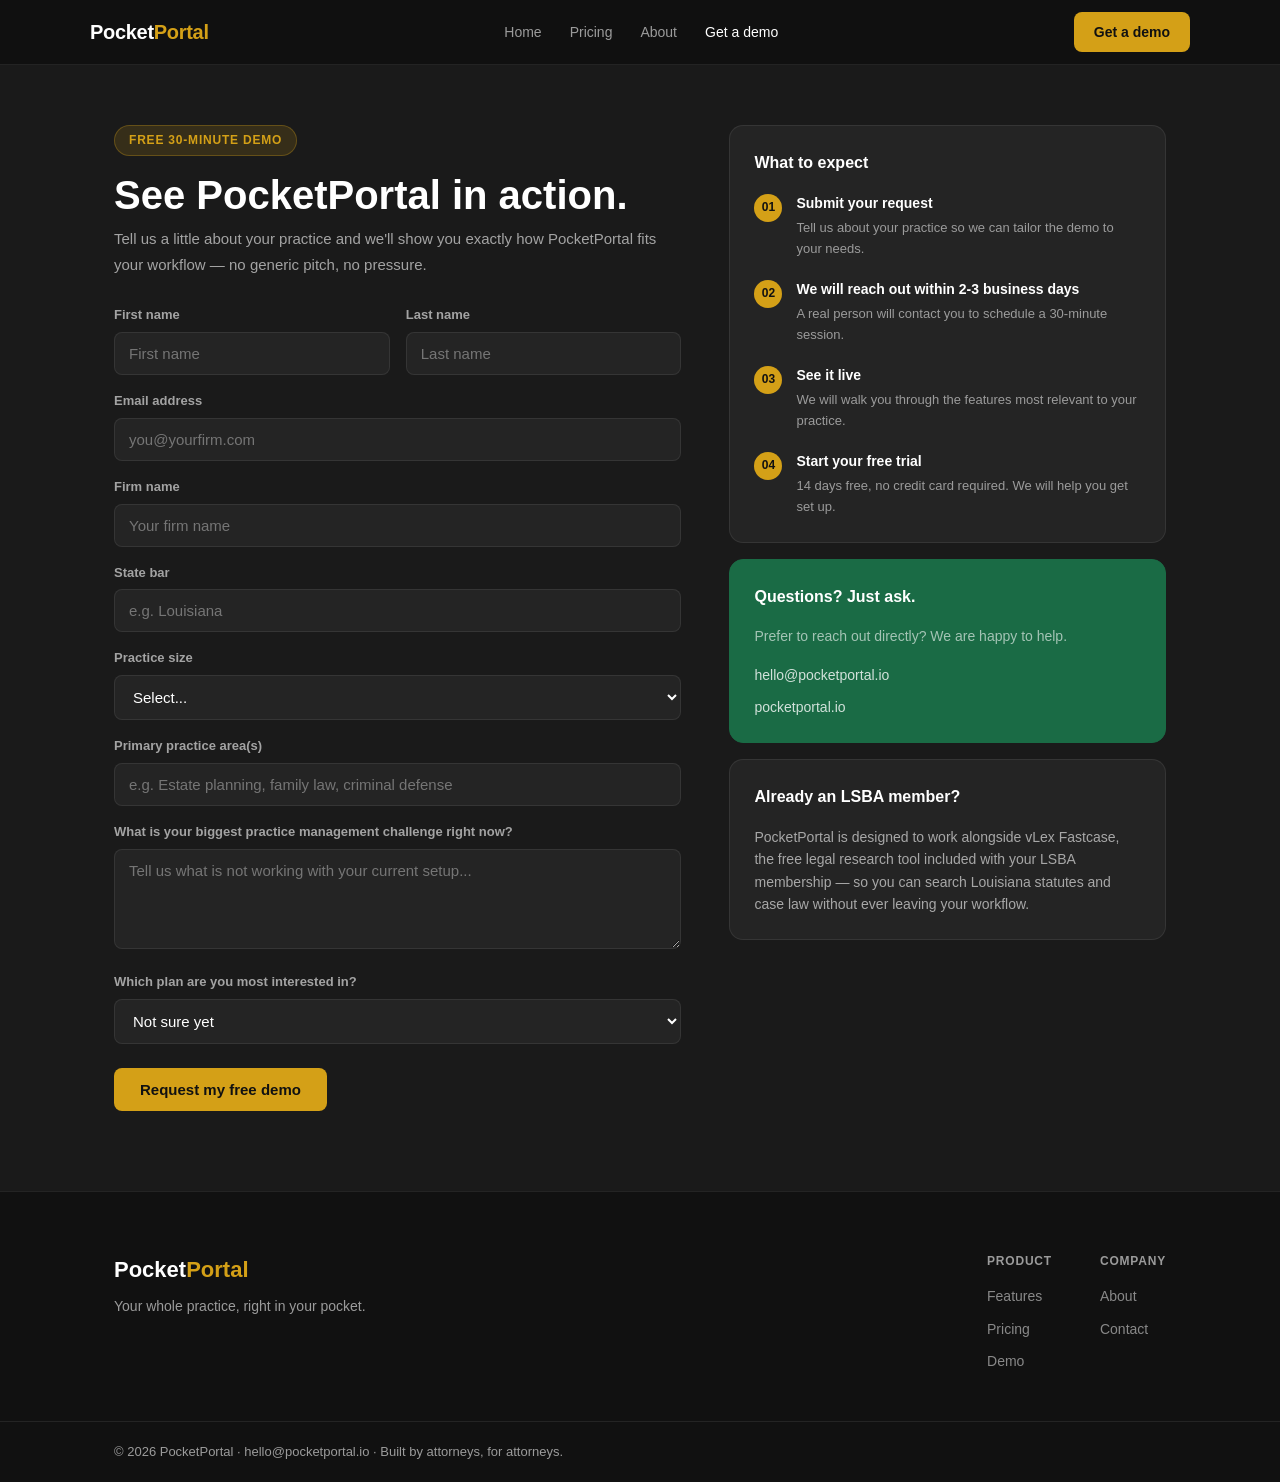
<file: pocketportal-site-clean/pocketportal-site-clean/contact.html>
<!DOCTYPE html>
<html lang="en">
<head>
<meta charset="utf-8">
<meta name="viewport" content="width=device-width, initial-scale=1">
<meta name="description" content="Request a PocketPortal demo — see practice management built for attorneys.">
<title>Get a Demo — PocketPortal</title>
<link rel="stylesheet" href="css/style.css">
</head>
<body>

<nav class="nav">
  <div class="nav-inner">
    <a href="index.html" class="nav-logo">Pocket<span>Portal</span></a>
    <div class="nav-links">
      <a href="index.html">Home</a>
      <a href="pricing.html">Pricing</a>
      <a href="about.html">About</a>
      <a href="contact.html" class="active">Get a demo</a>
    </div>
    <a href="contact.html" class="btn btn-gold nav-cta">Get a demo</a>
  </div>
</nav>

<section class="contact-hero">
  <div class="container">
    <div class="contact-grid">
      <div class="contact-form-wrap">
        <div class="section-badge">Free 30-minute demo</div>
        <h1>See PocketPortal in action.</h1>
        <p style="color:rgba(255,255,255,.6);font-size:15px;margin-bottom:28px;line-height:1.7">Tell us a little about your practice and we'll show you exactly how PocketPortal fits your workflow — no generic pitch, no pressure.</p>
        <form id="demo-form">
          <div class="form-row">
            <div class="form-field">
              <label>First name</label>
              <input type="text" id="f-first" placeholder="First name" required>
            </div>
            <div class="form-field">
              <label>Last name</label>
              <input type="text" id="f-last" placeholder="Last name" required>
            </div>
          </div>
          <div class="form-field">
            <label>Email address</label>
            <input type="email" id="f-email" placeholder="you@yourfirm.com" required>
          </div>
          <div class="form-field">
            <label>Firm name</label>
            <input type="text" id="f-firm" placeholder="Your firm name">
          </div>
          <div class="form-field">
            <label>State bar</label>
            <input type="text" id="f-state" placeholder="e.g. Louisiana">
          </div>
          <div class="form-field">
            <label>Practice size</label>
            <select id="f-size">
              <option value="">Select...</option>
              <option>Solo practitioner</option>
              <option>2-5 attorneys</option>
              <option>6-15 attorneys</option>
              <option>16+ attorneys</option>
            </select>
          </div>
          <div class="form-field">
            <label>Primary practice area(s)</label>
            <input type="text" id="f-area" placeholder="e.g. Estate planning, family law, criminal defense">
          </div>
          <div class="form-field">
            <label>What is your biggest practice management challenge right now?</label>
            <textarea id="f-challenge" placeholder="Tell us what is not working with your current setup..."></textarea>
          </div>
          <div class="form-field">
            <label>Which plan are you most interested in?</label>
            <select id="f-plan">
              <option value="">Not sure yet</option>
              <option>Base ($29+/user/mo)</option>
              <option>Professional ($59+/user/mo)</option>
              <option>Premium ($99+/user/mo)</option>
            </select>
          </div>
          <button type="button" class="btn btn-gold" id="submit-demo" onclick="handleDemoSubmit()" style="margin-top:8px">Request my free demo</button>
          <div id="demo-success" style="display:none;background:rgba(26,107,69,.2);border:1px solid #1A6B45;border-radius:8px;padding:14px 16px;font-size:14px;color:#7DCCA4;margin-top:12px;line-height:1.6">
            Thank you — we have received your request and will be in touch within 2-3 business days to schedule your demo.
          </div>
        </form>
      </div>

      <div class="contact-sidebar">
        <div class="sidebar-card">
          <h3>What to expect</h3>
          <div class="expect-item">
            <div class="expect-num">01</div>
            <div>
              <strong>Submit your request</strong>
              <p>Tell us about your practice so we can tailor the demo to your needs.</p>
            </div>
          </div>
          <div class="expect-item">
            <div class="expect-num">02</div>
            <div>
              <strong>We will reach out within 2-3 business days</strong>
              <p>A real person will contact you to schedule a 30-minute session.</p>
            </div>
          </div>
          <div class="expect-item">
            <div class="expect-num">03</div>
            <div>
              <strong>See it live</strong>
              <p>We will walk you through the features most relevant to your practice.</p>
            </div>
          </div>
          <div class="expect-item">
            <div class="expect-num">04</div>
            <div>
              <strong>Start your free trial</strong>
              <p>14 days free, no credit card required. We will help you get set up.</p>
            </div>
          </div>
        </div>

        <div class="sidebar-card sidebar-card-dark">
          <h3>Questions? Just ask.</h3>
          <p style="color:rgba(255,255,255,.6);font-size:14px;margin-bottom:16px">Prefer to reach out directly? We are happy to help.</p>
          <div class="contact-direct">
            <a href="mailto:hello@pocketportal.io">hello@pocketportal.io</a>
          </div>
          <div class="contact-direct" style="margin-top:10px">
            <a href="https://pocketportal.io">pocketportal.io</a>
          </div>
        </div>

        <div class="sidebar-card">
          <h3>Already an LSBA member?</h3>
          <p style="font-size:14px;color:rgba(255,255,255,.6);line-height:1.6">PocketPortal is designed to work alongside vLex Fastcase, the free legal research tool included with your LSBA membership — so you can search Louisiana statutes and case law without ever leaving your workflow.</p>
        </div>
      </div>
    </div>
  </div>
</section>

<footer class="footer">
  <div class="container footer-inner">
    <div class="footer-brand">
      <div class="footer-logo">Pocket<span>Portal</span></div>
      <div class="footer-tagline">Your whole practice, right in your pocket.</div>
    </div>
    <div class="footer-links">
      <div class="footer-col">
        <div class="footer-col-title">Product</div>
        <a href="index.html">Features</a>
        <a href="pricing.html">Pricing</a>
        <a href="contact.html">Demo</a>
      </div>
      <div class="footer-col">
        <div class="footer-col-title">Company</div>
        <a href="about.html">About</a>
        <a href="contact.html">Contact</a>
      </div>
    </div>
  </div>
  <div class="footer-bottom">
    <div class="container">&copy; 2026 PocketPortal &middot; hello@pocketportal.io &middot; Built by attorneys, for attorneys.</div>
  </div>
</footer>

<script>
function handleDemoSubmit() {
  const first = document.getElementById('f-first').value.trim();
  const email = document.getElementById('f-email').value.trim();
  const btn = document.getElementById('submit-demo');
  const success = document.getElementById('demo-success');
  if (!first || !email || !email.includes('@')) { alert('Please fill in your name and email address.'); return; }
  btn.disabled = true; btn.textContent = 'Sending...';
  const data = { name: first + ' ' + document.getElementById('f-last').value.trim(), email, firm: document.getElementById('f-firm').value, state: document.getElementById('f-state').value, size: document.getElementById('f-size').value, area: document.getElementById('f-area').value, challenge: document.getElementById('f-challenge').value, plan: document.getElementById('f-plan').value, source: 'pocketportal.io demo request' };
  fetch('https://formspree.io/f/xjgqzarq', { method: 'POST', headers: { 'Content-Type': 'application/json', 'Accept': 'application/json' }, body: JSON.stringify(data) })
  .then(() => { btn.style.display = 'none'; success.style.display = 'block'; })
  .catch(() => { btn.style.display = 'none'; success.style.display = 'block'; });
}
</script>
</body>
</html>
</file>
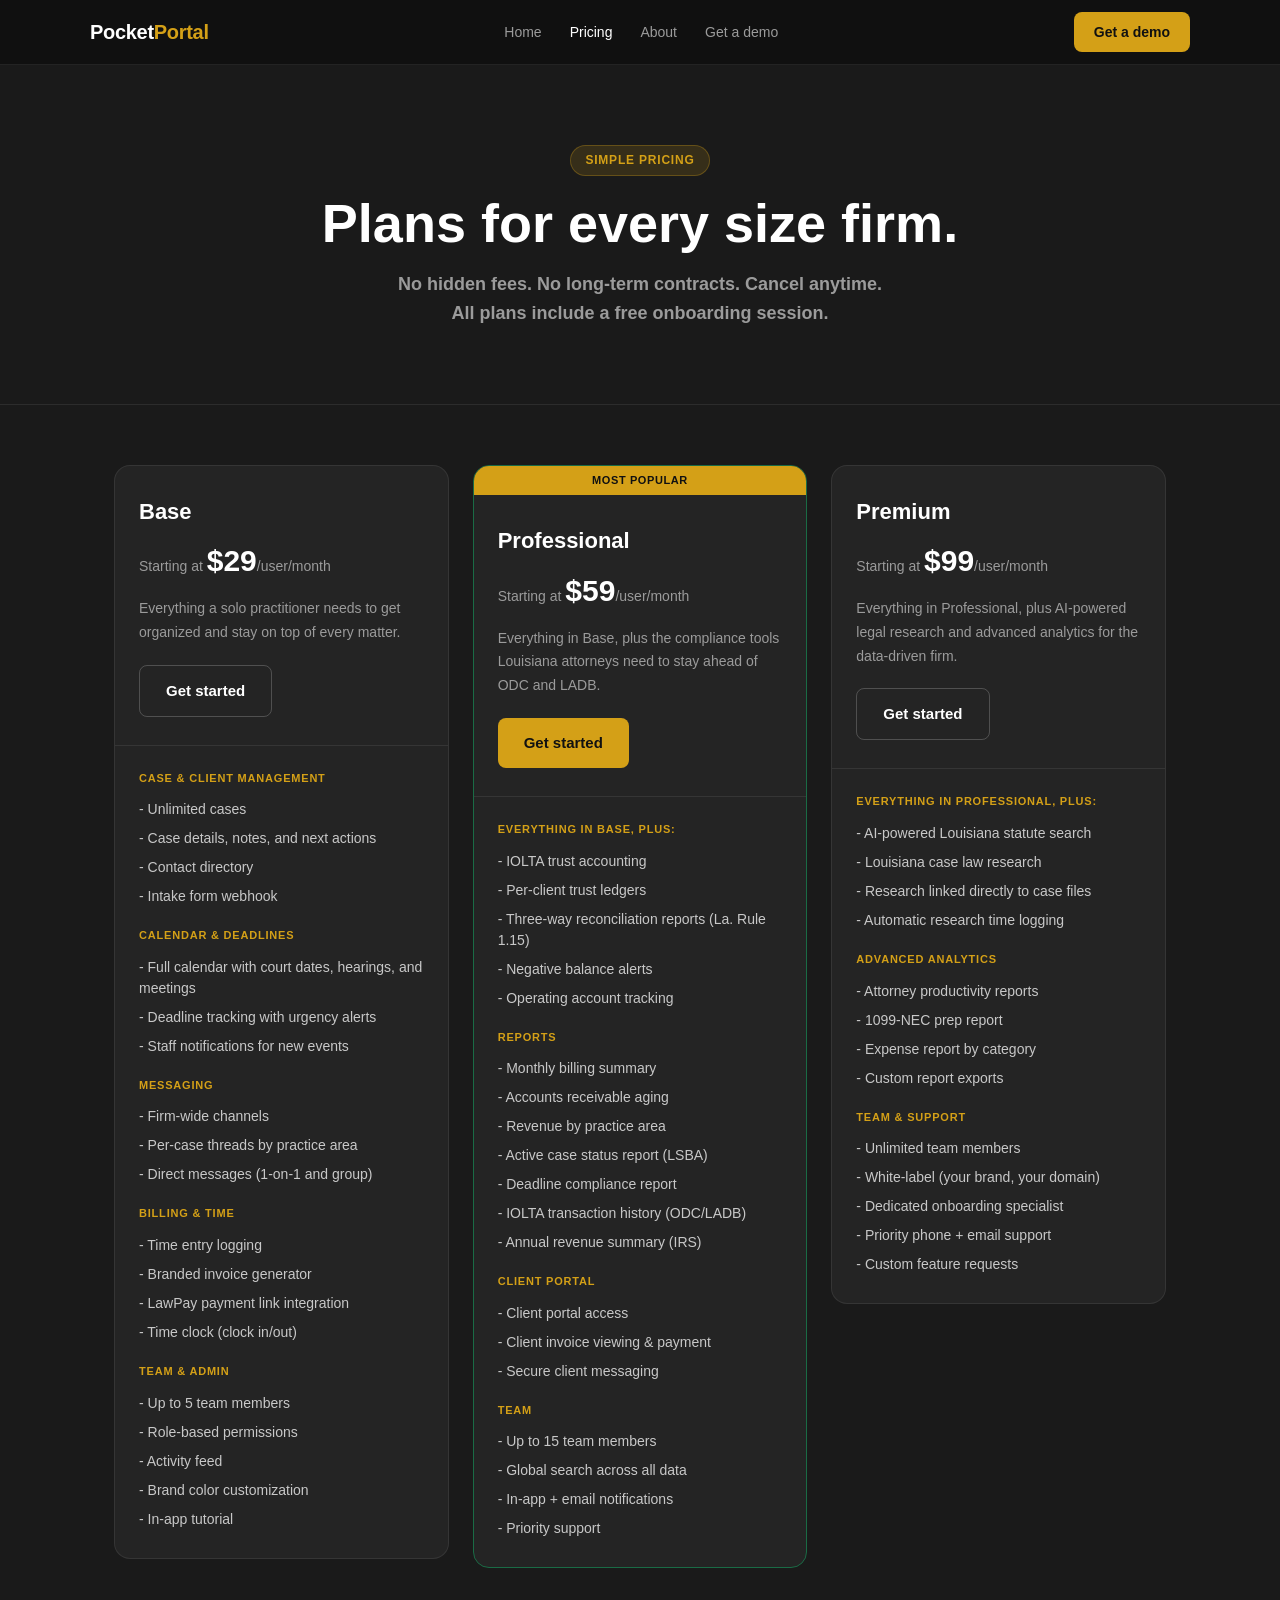
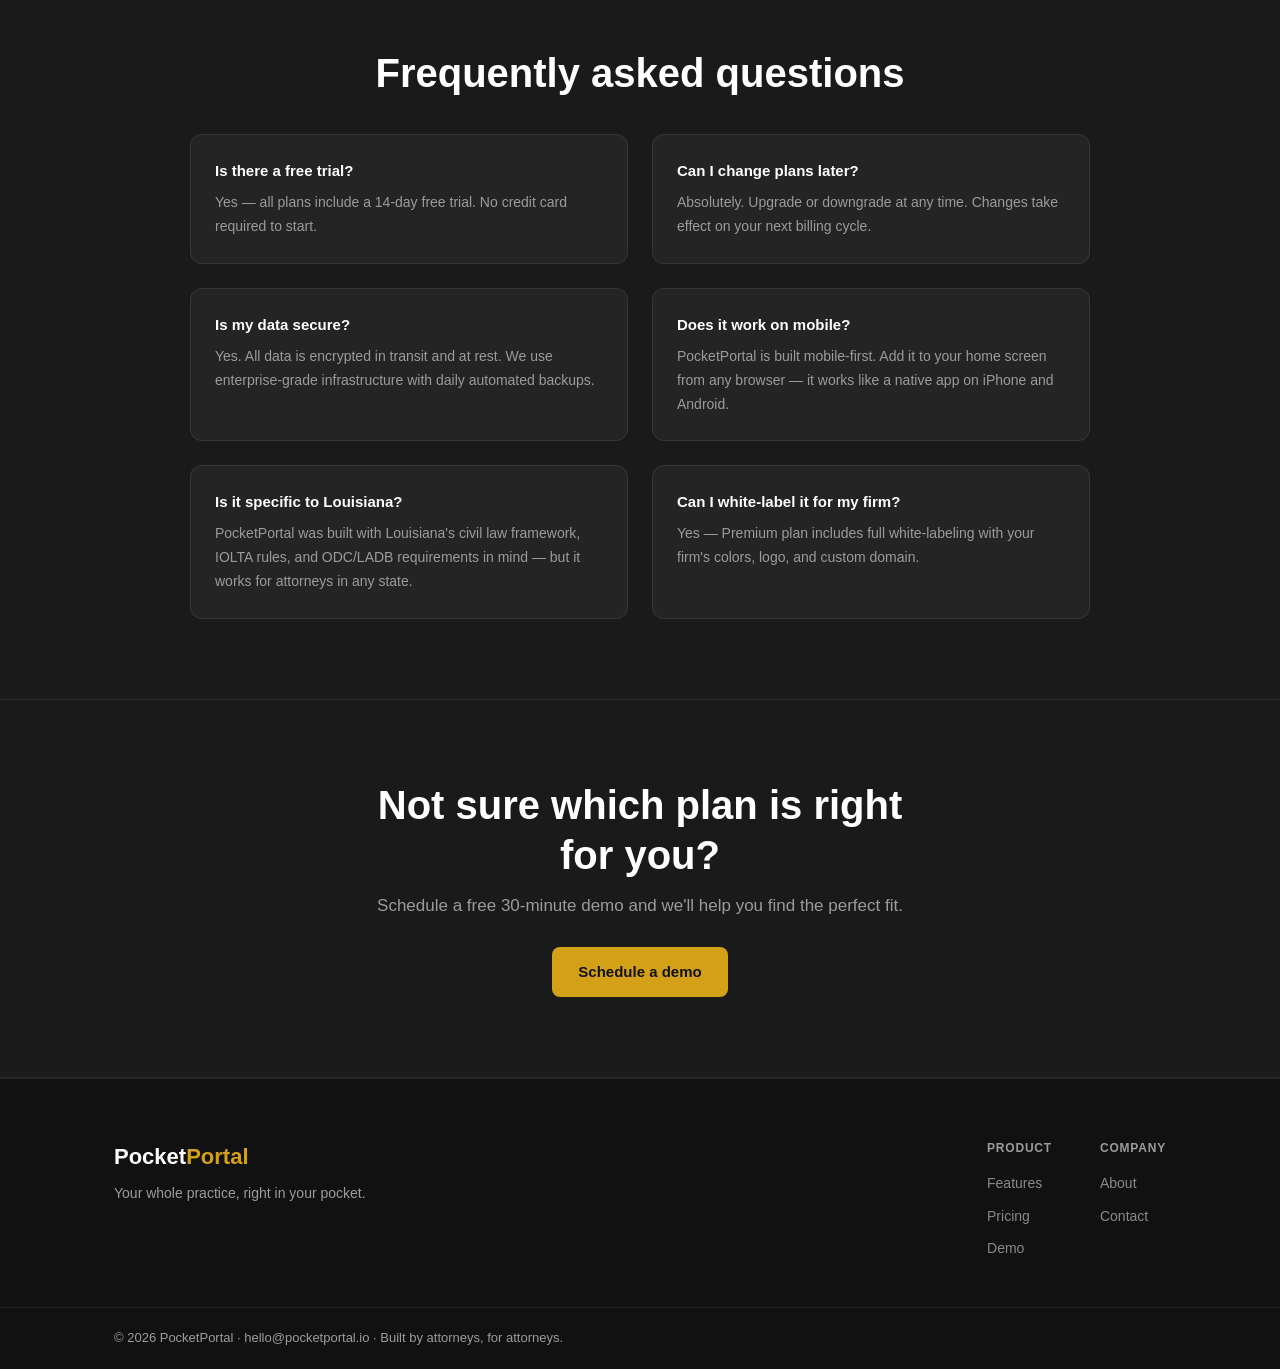
<file: pocketportal-site-clean/pocketportal-site-clean/pricing.html>
<!DOCTYPE html>
<html lang="en">
<head>
<meta charset="utf-8">
<meta name="viewport" content="width=device-width, initial-scale=1">
<meta name="description" content="PocketPortal pricing — Simple plans for solo practitioners and small law firms.">
<title>Pricing — PocketPortal</title>
<link rel="stylesheet" href="css/style.css">
</head>
<body>

<nav class="nav">
  <div class="nav-inner">
    <a href="index.html" class="nav-logo">Pocket<span>Portal</span></a>
    <div class="nav-links">
      <a href="index.html">Home</a>
      <a href="pricing.html" class="active">Pricing</a>
      <a href="about.html">About</a>
      <a href="contact.html">Get a demo</a>
    </div>
    <a href="contact.html" class="btn btn-gold nav-cta">Get a demo</a>
  </div>
</nav>

<section class="page-hero">
  <div class="container">
    <div class="section-badge">Simple pricing</div>
    <h1>Plans for every size firm.</h1>
    <p class="hero-sub">No hidden fees. No long-term contracts. Cancel anytime.<br>All plans include a free onboarding session.</p>
  </div>
</section>

<section class="pricing-full">
  <div class="container">
    <div class="plans-full">

      <!-- BASE -->
      <div class="plan-full">
        <div class="plan-full-header">
          <div class="plan-full-name">Base</div>
          <div class="plan-full-price">Starting at <strong>$29</strong><span>/user/month</span></div>
          <div class="plan-full-desc">Everything a solo practitioner needs to get organized and stay on top of every matter.</div>
          <a href="contact.html" class="btn btn-outline-dark">Get started</a>
        </div>
        <div class="plan-full-features">
          <div class="pf-section">Case & client management</div>
          <div class="pf-item">- Unlimited cases</div>
          <div class="pf-item">- Case details, notes, and next actions</div>
          <div class="pf-item">- Contact directory</div>
          <div class="pf-item">- Intake form webhook</div>
          <div class="pf-section">Calendar & deadlines</div>
          <div class="pf-item">- Full calendar with court dates, hearings, and meetings</div>
          <div class="pf-item">- Deadline tracking with urgency alerts</div>
          <div class="pf-item">- Staff notifications for new events</div>
          <div class="pf-section">Messaging</div>
          <div class="pf-item">- Firm-wide channels</div>
          <div class="pf-item">- Per-case threads by practice area</div>
          <div class="pf-item">- Direct messages (1-on-1 and group)</div>
          <div class="pf-section">Billing & time</div>
          <div class="pf-item">- Time entry logging</div>
          <div class="pf-item">- Branded invoice generator</div>
          <div class="pf-item">- LawPay payment link integration</div>
          <div class="pf-item">- Time clock (clock in/out)</div>
          <div class="pf-section">Team & admin</div>
          <div class="pf-item">- Up to 5 team members</div>
          <div class="pf-item">- Role-based permissions</div>
          <div class="pf-item">- Activity feed</div>
          <div class="pf-item">- Brand color customization</div>
          <div class="pf-item">- In-app tutorial</div>
        </div>
      </div>

      <!-- PROFESSIONAL -->
      <div class="plan-full plan-full-featured">
        <div class="plan-full-badge">Most popular</div>
        <div class="plan-full-header">
          <div class="plan-full-name">Professional</div>
          <div class="plan-full-price">Starting at <strong>$59</strong><span>/user/month</span></div>
          <div class="plan-full-desc">Everything in Base, plus the compliance tools Louisiana attorneys need to stay ahead of ODC and LADB.</div>
          <a href="contact.html" class="btn btn-gold">Get started</a>
        </div>
        <div class="plan-full-features">
          <div class="pf-section">Everything in Base, plus:</div>
          <div class="pf-item">- IOLTA trust accounting</div>
          <div class="pf-item">- Per-client trust ledgers</div>
          <div class="pf-item">- Three-way reconciliation reports (La. Rule 1.15)</div>
          <div class="pf-item">- Negative balance alerts</div>
          <div class="pf-item">- Operating account tracking</div>
          <div class="pf-section">Reports</div>
          <div class="pf-item">- Monthly billing summary</div>
          <div class="pf-item">- Accounts receivable aging</div>
          <div class="pf-item">- Revenue by practice area</div>
          <div class="pf-item">- Active case status report (LSBA)</div>
          <div class="pf-item">- Deadline compliance report</div>
          <div class="pf-item">- IOLTA transaction history (ODC/LADB)</div>
          <div class="pf-item">- Annual revenue summary (IRS)</div>
          <div class="pf-section">Client portal</div>
          <div class="pf-item">- Client portal access</div>
          <div class="pf-item">- Client invoice viewing & payment</div>
          <div class="pf-item">- Secure client messaging</div>
          <div class="pf-section">Team</div>
          <div class="pf-item">- Up to 15 team members</div>
          <div class="pf-item">- Global search across all data</div>
          <div class="pf-item">- In-app + email notifications</div>
          <div class="pf-item">- Priority support</div>
        </div>
      </div>

      <!-- PREMIUM -->
      <div class="plan-full">
        <div class="plan-full-header">
          <div class="plan-full-name">Premium</div>
          <div class="plan-full-price">Starting at <strong>$99</strong><span>/user/month</span></div>
          <div class="plan-full-desc">Everything in Professional, plus AI-powered legal research and advanced analytics for the data-driven firm.</div>
          <a href="contact.html" class="btn btn-outline-dark">Get started</a>
        </div>
        <div class="plan-full-features">
          <div class="pf-section">Everything in Professional, plus:</div>
          <div class="pf-item">- AI-powered Louisiana statute search</div>
          <div class="pf-item">- Louisiana case law research</div>
          <div class="pf-item">- Research linked directly to case files</div>
          <div class="pf-item">- Automatic research time logging</div>
          <div class="pf-section">Advanced analytics</div>
          <div class="pf-item">- Attorney productivity reports</div>
          <div class="pf-item">- 1099-NEC prep report</div>
          <div class="pf-item">- Expense report by category</div>
          <div class="pf-item">- Custom report exports</div>
          <div class="pf-section">Team & support</div>
          <div class="pf-item">- Unlimited team members</div>
          <div class="pf-item">- White-label (your brand, your domain)</div>
          <div class="pf-item">- Dedicated onboarding specialist</div>
          <div class="pf-item">- Priority phone + email support</div>
          <div class="pf-item">- Custom feature requests</div>
        </div>
      </div>

    </div>

    <!-- FAQ -->
    <div class="faq">
      <h2>Frequently asked questions</h2>
      <div class="faq-grid">
        <div class="faq-item">
          <h4>Is there a free trial?</h4>
          <p>Yes — all plans include a 14-day free trial. No credit card required to start.</p>
        </div>
        <div class="faq-item">
          <h4>Can I change plans later?</h4>
          <p>Absolutely. Upgrade or downgrade at any time. Changes take effect on your next billing cycle.</p>
        </div>
        <div class="faq-item">
          <h4>Is my data secure?</h4>
          <p>Yes. All data is encrypted in transit and at rest. We use enterprise-grade infrastructure with daily automated backups.</p>
        </div>
        <div class="faq-item">
          <h4>Does it work on mobile?</h4>
          <p>PocketPortal is built mobile-first. Add it to your home screen from any browser — it works like a native app on iPhone and Android.</p>
        </div>
        <div class="faq-item">
          <h4>Is it specific to Louisiana?</h4>
          <p>PocketPortal was built with Louisiana's civil law framework, IOLTA rules, and ODC/LADB requirements in mind — but it works for attorneys in any state.</p>
        </div>
        <div class="faq-item">
          <h4>Can I white-label it for my firm?</h4>
          <p>Yes — Premium plan includes full white-labeling with your firm's colors, logo, and custom domain.</p>
        </div>
      </div>
    </div>

  </div>
</section>

<section class="cta">
  <div class="container cta-inner">
    <h2>Not sure which plan is right for you?</h2>
    <p>Schedule a free 30-minute demo and we'll help you find the perfect fit.</p>
    <a href="contact.html" class="btn btn-gold">Schedule a demo</a>
  </div>
</section>

<footer class="footer">
  <div class="container footer-inner">
    <div class="footer-brand">
      <div class="footer-logo">Pocket<span>Portal</span></div>
      <div class="footer-tagline">Your whole practice, right in your pocket.</div>
    </div>
    <div class="footer-links">
      <div class="footer-col">
        <div class="footer-col-title">Product</div>
        <a href="index.html">Features</a>
        <a href="pricing.html">Pricing</a>
        <a href="contact.html">Demo</a>
      </div>
      <div class="footer-col">
        <div class="footer-col-title">Company</div>
        <a href="about.html">About</a>
        <a href="contact.html">Contact</a>
      </div>
    </div>
  </div>
  <div class="footer-bottom">
    <div class="container">© 2026 PocketPortal · hello@pocketportal.io · Built by attorneys, for attorneys.</div>
  </div>
</footer>

</body>
</html>
</file>
<file: pocketportal-site-clean/css/style.css>
/* ── Reset & tokens ─────────────────────────────────────── */
*{box-sizing:border-box;margin:0;padding:0}
:root{
  --black:#111111;--dark:#1A1A1A;--card:#242424;--border:rgba(255,255,255,.08);
  --white:#ffffff;--off-white:#F5F5F5;
  --gold:#D4A017;--gold-lt:#FDF3D7;--gold-dk:#A07810;
  --green:#1A6B45;--green-lt:#E8F5EE;
  --gray:#9B9B9B;--gray-dk:#6B6B6B;
  --red:#E74C3C;--amber:#F39C12;
}
html{scroll-behavior:smooth}
body{font-family:'Segoe UI',Arial,sans-serif;font-size:16px;color:var(--white);background:var(--black);line-height:1.6;-webkit-font-smoothing:antialiased}
a{color:inherit;text-decoration:none}
img{max-width:100%;display:block}

/* ── Layout ──────────────────────────────────────────────── */
.container{max-width:1100px;margin:0 auto;padding:0 24px}
section{padding:80px 0}

/* ── Buttons ─────────────────────────────────────────────── */
.btn{display:inline-block;padding:13px 26px;border-radius:8px;font-size:15px;font-weight:700;cursor:pointer;border:none;transition:all .2s;text-align:center}
.btn-gold{background:var(--gold);color:var(--black)}
.btn-gold:hover{background:#e6b020;transform:translateY(-1px)}
.btn-outline{background:transparent;border:1.5px solid rgba(255,255,255,.3);color:var(--white)}
.btn-outline:hover{border-color:var(--white);background:rgba(255,255,255,.06)}
.btn-outline-white{background:transparent;border:1.5px solid rgba(255,255,255,.3);color:var(--white)}
.btn-outline-white:hover{border-color:var(--white)}
.btn-outline-dark{background:transparent;border:1.5px solid rgba(255,255,255,.2);color:var(--white)}
.btn-outline-dark:hover{border-color:rgba(255,255,255,.5)}

/* ── Section labels ──────────────────────────────────────── */
.section-badge{display:inline-block;background:rgba(212,160,23,.15);color:var(--gold);border:1px solid rgba(212,160,23,.3);border-radius:20px;padding:5px 14px;font-size:12px;font-weight:700;letter-spacing:.8px;text-transform:uppercase;margin-bottom:16px}
h1{font-size:clamp(32px,5vw,54px);font-weight:800;line-height:1.15;margin-bottom:16px}
h2{font-size:clamp(26px,4vw,40px);font-weight:700;line-height:1.25;margin-bottom:14px}
h3{font-size:18px;font-weight:700;margin-bottom:10px}
.section-sub{font-size:17px;color:var(--gray);max-width:600px;margin-bottom:48px;line-height:1.7}

/* ── Nav ─────────────────────────────────────────────────── */
.nav{background:rgba(17,17,17,.95);backdrop-filter:blur(12px);border-bottom:1px solid var(--border);position:sticky;top:0;z-index:100;padding:0 24px}
.nav-inner{max-width:1100px;margin:0 auto;display:flex;align-items:center;justify-content:space-between;height:64px}
.nav-logo{font-size:20px;font-weight:800;color:var(--white);letter-spacing:-.3px}
.nav-logo span{color:var(--gold)}
.nav-links{display:flex;gap:28px;font-size:14px;color:var(--gray)}
.nav-links a:hover,.nav-links a.active{color:var(--white)}
.nav-cta{padding:9px 20px;font-size:14px}
@media(max-width:768px){.nav-links{display:none}}

/* ── Hero ─────────────────────────────────────────────────── */
.hero{padding:80px 24px 60px;max-width:1100px;margin:0 auto;display:grid;grid-template-columns:1fr 1fr;gap:60px;align-items:center}
@media(max-width:900px){.hero{grid-template-columns:1fr;padding:60px 24px 40px}}
.hero-badge{display:inline-block;background:rgba(26,107,69,.2);color:#7DCCA4;border:1px solid rgba(26,107,69,.4);border-radius:20px;padding:5px 14px;font-size:12px;font-weight:700;letter-spacing:.8px;text-transform:uppercase;margin-bottom:20px}
.hero h1{font-size:clamp(36px,5vw,56px);font-weight:800;line-height:1.1;margin-bottom:12px}
.hero-sub{font-size:20px;color:var(--gold);font-weight:700;margin-bottom:16px}
.hero-desc{font-size:16px;color:var(--gray);line-height:1.75;margin-bottom:32px;max-width:480px}
.hero-btns{display:flex;gap:12px;margin-bottom:28px;flex-wrap:wrap}
.hero-trust{display:flex;gap:16px;flex-wrap:wrap}
.hero-trust span{font-size:13px;color:var(--gray);display:flex;align-items:center;gap:4px}

/* ── Phone mockup ────────────────────────────────────────── */
.hero-mockup{display:flex;justify-content:center;align-items:center}
.phone-frame{background:var(--dark);border:2px solid rgba(255,255,255,.12);border-radius:36px;padding:12px;width:260px;box-shadow:0 30px 80px rgba(0,0,0,.5);position:relative}
.phone-frame::before{content:'';display:block;width:80px;height:6px;background:rgba(255,255,255,.15);border-radius:3px;margin:0 auto 10px}
.phone-screen{background:#F4F6F4;border-radius:24px;overflow:hidden;min-height:480px;display:flex;flex-direction:column}
.mock-topbar{background:#1A6B45;padding:10px 12px;display:flex;justify-content:space-between;align-items:center}
.mock-firm{font-size:8px;color:rgba(255,255,255,.6);letter-spacing:1px;text-transform:uppercase;font-weight:700}
.mock-title{font-size:13px;font-weight:700;color:#fff}
.mock-icons{font-size:14px;color:rgba(255,255,255,.7)}
.mock-body{flex:1;padding:10px}
.mock-clock{background:#fff;border:1px solid #DDE4DD;border-radius:8px;padding:8px 10px;display:flex;justify-content:space-between;align-items:center;font-size:11px;color:#2C2C2C;margin-bottom:8px}
.mock-clockbtn{background:#1A6B45;color:#fff;border:none;border-radius:6px;padding:4px 8px;font-size:10px;font-weight:700;cursor:pointer}
.mock-kpis{display:grid;grid-template-columns:1fr 1fr;gap:6px;margin-bottom:10px}
.mock-kpi{background:#fff;border-radius:8px;border:1px solid #DDE4DD;border-left:3px solid #1A6B45;padding:8px 10px}
.mock-kpi-n{font-size:14px;font-weight:700;color:#1A6B45}
.mock-kpi-n.gold{color:#A07810}
.mock-kpi-n.amber{color:#B7770D}
.mock-kpi-l{font-size:9px;color:#6B6B6B}
.mock-section{font-size:9px;font-weight:700;color:#1A6B45;text-transform:uppercase;letter-spacing:.6px;margin-bottom:5px}
.mock-card{background:#fff;border-radius:8px;border:1px solid #DDE4DD;padding:8px 10px;margin-bottom:6px}
.mock-card.red{border-left:3px solid #B03A2E}
.mock-card.amber{border-left:3px solid #B7770D}
.mock-card-title{font-size:11px;font-weight:700;color:#2C2C2C}
.mock-card-sub{font-size:9px;color:#6B6B6B;margin-top:2px}
.mock-nav{background:#145436;display:grid;grid-template-columns:repeat(6,1fr);padding:4px 0 6px}
.mock-nav-item{display:flex;flex-direction:column;align-items:center;font-size:7px;color:rgba(255,255,255,.45);gap:2px;padding:3px 2px}
.mock-nav-item.active{color:#D4A017}

/* ── Features ────────────────────────────────────────────── */
.features{background:var(--dark)}
.features h2,.features .section-badge{text-align:center}
.features .section-sub{text-align:center;margin:0 auto 48px}
.features-grid{display:grid;grid-template-columns:repeat(3,1fr);gap:24px}
@media(max-width:900px){.features-grid{grid-template-columns:repeat(2,1fr)}}
@media(max-width:600px){.features-grid{grid-template-columns:1fr}}
.feature-card{background:var(--card);border:1px solid var(--border);border-radius:14px;padding:28px 24px;transition:border-color .2s,transform .2s}
.feature-card:hover{border-color:rgba(212,160,23,.3);transform:translateY(-2px)}
.feature-icon{font-size:32px;margin-bottom:14px}
.feature-card h3{font-size:16px;margin-bottom:8px}
.feature-card p{font-size:14px;color:var(--gray);line-height:1.7}

/* ── How it works ────────────────────────────────────────── */
.how{text-align:center}
.steps{display:flex;align-items:flex-start;justify-content:center;gap:16px;flex-wrap:wrap;margin-top:48px}
.step{background:var(--card);border:1px solid var(--border);border-radius:14px;padding:32px 28px;flex:1;min-width:220px;max-width:280px;text-align:left}
.step-num{font-size:36px;font-weight:800;color:var(--gold);opacity:.4;margin-bottom:12px;line-height:1}
.step h3{font-size:17px;margin-bottom:8px}
.step p{font-size:14px;color:var(--gray);line-height:1.7}
.step-arrow{font-size:28px;color:var(--gray);opacity:.3;padding-top:60px}
@media(max-width:768px){.step-arrow{display:none}}

/* ── Testimonials ────────────────────────────────────────── */
.testimonials{background:var(--dark)}
.testimonials h2,.testimonials .section-badge{text-align:center}
.testimonials-grid{display:grid;grid-template-columns:repeat(3,1fr);gap:24px;margin-top:48px}
@media(max-width:900px){.testimonials-grid{grid-template-columns:1fr}}
.testimonial{background:var(--card);border:1px solid var(--border);border-radius:14px;padding:28px 24px}
.testimonial-text{font-size:15px;color:rgba(255,255,255,.8);line-height:1.75;font-style:italic;margin-bottom:20px}
.testimonial-text::before{content:'"';font-size:40px;color:var(--gold);opacity:.4;line-height:0;vertical-align:-.5em;margin-right:4px}
.testimonial-author{display:flex;align-items:center;gap:12px}
.testimonial-avatar{width:40px;height:40px;border-radius:50%;background:var(--green);color:#fff;display:flex;align-items:center;justify-content:center;font-size:13px;font-weight:700;flex-shrink:0}
.testimonial-name{font-size:14px;font-weight:700}
.testimonial-role{font-size:12px;color:var(--gray)}

/* ── Pricing preview ─────────────────────────────────────── */
.pricing-preview{background:var(--black)}
.pricing-preview h2,.pricing-preview .section-badge{text-align:center}
.pricing-preview .section-sub{text-align:center;margin:0 auto 48px}
.plans-preview{display:grid;grid-template-columns:repeat(3,1fr);gap:24px}
@media(max-width:900px){.plans-preview{grid-template-columns:1fr}}
.plan{background:var(--card);border:1px solid var(--border);border-radius:14px;padding:32px 28px;text-align:center}
.plan-featured{background:var(--green);border-color:var(--green);position:relative}
.plan-badge{background:var(--gold);color:var(--black);font-size:11px;font-weight:800;padding:4px 12px;border-radius:20px;display:inline-block;margin-bottom:16px;text-transform:uppercase;letter-spacing:.6px}
.plan-name{font-size:20px;font-weight:800;margin-bottom:10px}
.plan-price{font-size:15px;color:var(--gray);margin-bottom:16px}
.plan-price strong{font-size:32px;font-weight:800;color:var(--white)}
.plan-price span{font-size:14px}
.plan-featured .plan-price{color:rgba(255,255,255,.75)}
.plan-desc{font-size:14px;color:var(--gray);line-height:1.7;margin-bottom:24px;min-height:70px}
.plan-featured .plan-desc{color:rgba(255,255,255,.7)}

/* ── Pricing full ────────────────────────────────────────── */
.pricing-full{background:var(--dark);padding:60px 0 80px}
.plans-full{display:grid;grid-template-columns:repeat(3,1fr);gap:24px;margin-bottom:60px;align-items:start}
@media(max-width:900px){.plans-full{grid-template-columns:1fr}}
.plan-full{background:var(--card);border:1px solid var(--border);border-radius:16px;overflow:hidden;position:relative}
.plan-full-featured{border-color:var(--green)}
.plan-full-badge{background:var(--gold);color:var(--black);font-size:11px;font-weight:800;padding:6px;text-align:center;text-transform:uppercase;letter-spacing:.6px}
.plan-full-header{padding:28px 24px;border-bottom:1px solid var(--border)}
.plan-full-name{font-size:22px;font-weight:800;margin-bottom:8px}
.plan-full-price{font-size:14px;color:var(--gray);margin-bottom:12px}
.plan-full-price strong{font-size:30px;font-weight:800;color:var(--white)}
.plan-full-desc{font-size:14px;color:var(--gray);line-height:1.7;margin-bottom:20px}
.plan-full-features{padding:24px}
.pf-section{font-size:11px;font-weight:700;color:var(--gold);text-transform:uppercase;letter-spacing:.8px;margin:16px 0 8px}
.pf-section:first-child{margin-top:0}
.pf-item{font-size:14px;color:rgba(255,255,255,.75);padding:4px 0;line-height:1.5}
.faq{max-width:900px;margin:0 auto;padding-top:20px}
.faq h2{text-align:center;margin-bottom:36px}
.faq-grid{display:grid;grid-template-columns:repeat(2,1fr);gap:24px}
@media(max-width:700px){.faq-grid{grid-template-columns:1fr}}
.faq-item{background:var(--card);border:1px solid var(--border);border-radius:12px;padding:24px}
.faq-item h4{font-size:15px;margin-bottom:8px;color:var(--white)}
.faq-item p{font-size:14px;color:var(--gray);line-height:1.7}

/* ── Page hero ───────────────────────────────────────────── */
.page-hero{padding:80px 0 60px;text-align:center;background:var(--dark);border-bottom:1px solid var(--border)}
.page-hero .hero-sub{font-size:18px;color:var(--gray);margin-top:8px}

/* ── About ───────────────────────────────────────────────── */
.about-story{background:var(--black)}
.story-grid{display:grid;grid-template-columns:1fr 1.6fr;gap:60px;align-items:start}
@media(max-width:900px){.story-grid{grid-template-columns:1fr}}
.founder-card{background:var(--card);border:1px solid var(--border);border-radius:16px;padding:36px 28px;text-align:center}
.founder-seal{width:64px;height:64px;border-radius:50%;background:var(--green);color:#fff;font-size:28px;display:flex;align-items:center;justify-content:center;margin:0 auto 16px;border:3px solid var(--gold)}
.founder-name{font-size:20px;font-weight:800;margin-bottom:6px}
.founder-title{font-size:13px;color:var(--gray);margin-bottom:20px}
.founder-divider{width:40px;height:3px;background:var(--gold);border-radius:2px;margin:0 auto 20px}
.founder-stats{display:grid;grid-template-columns:repeat(3,1fr);gap:12px}
.founder-stat-n{font-size:22px;font-weight:800;color:var(--gold)}
.founder-stat-l{font-size:11px;color:var(--gray)}
.story-text p{font-size:16px;color:rgba(255,255,255,.7);line-height:1.8;margin-bottom:18px}
.values{background:var(--dark)}
.values h2,.values .section-badge{text-align:center}
.values-grid{display:grid;grid-template-columns:repeat(3,1fr);gap:24px;margin-top:48px}
@media(max-width:900px){.values-grid{grid-template-columns:repeat(2,1fr)}}
@media(max-width:600px){.values-grid{grid-template-columns:1fr}}
.value-card{background:var(--card);border:1px solid var(--border);border-radius:14px;padding:28px 24px}
.value-icon{font-size:30px;margin-bottom:12px}
.value-card p{font-size:14px;color:var(--gray);line-height:1.7}
.mission{background:var(--green);padding:60px 0}
.mission-inner{text-align:center}
.mission-quote{font-size:clamp(20px,3vw,30px);font-weight:700;line-height:1.4;max-width:700px;margin:0 auto 16px;font-style:italic}
.mission-attr{font-size:15px;color:rgba(255,255,255,.6)}

/* ── Contact ─────────────────────────────────────────────── */
.contact-hero{padding:60px 0 80px;background:var(--dark)}
.contact-grid{display:grid;grid-template-columns:1.3fr 1fr;gap:48px;align-items:start}
@media(max-width:900px){.contact-grid{grid-template-columns:1fr}}
.contact-form-wrap h1{font-size:clamp(28px,4vw,40px);margin-bottom:8px}
.form-row{display:grid;grid-template-columns:1fr 1fr;gap:16px}
@media(max-width:600px){.form-row{grid-template-columns:1fr}}
.form-field{margin-bottom:16px}
.form-field label{display:block;font-size:13px;color:rgba(255,255,255,.6);margin-bottom:6px;font-weight:600}
.form-field input,.form-field select,.form-field textarea{width:100%;background:var(--card);border:1px solid var(--border);border-radius:8px;padding:12px 14px;font-size:15px;color:var(--white);outline:none;font-family:inherit;transition:border-color .2s}
.form-field input:focus,.form-field select:focus,.form-field textarea:focus{border-color:var(--gold)}
.form-field textarea{height:100px;resize:vertical}
.form-field select option{background:var(--dark);color:var(--white)}
.sidebar-card{background:var(--card);border:1px solid var(--border);border-radius:14px;padding:24px;margin-bottom:16px}
.sidebar-card h3{font-size:16px;margin-bottom:16px}
.sidebar-card-dark{background:var(--green);border-color:var(--green)}
.expect-item{display:flex;gap:14px;margin-bottom:18px;align-items:flex-start}
.expect-item:last-child{margin-bottom:0}
.expect-num{width:28px;height:28px;border-radius:50%;background:var(--gold);color:var(--black);font-size:12px;font-weight:800;display:flex;align-items:center;justify-content:center;flex-shrink:0;margin-top:2px}
.expect-item strong{display:block;font-size:14px;margin-bottom:4px}
.expect-item p{font-size:13px;color:var(--gray);line-height:1.6}
.contact-direct{display:flex;align-items:center;gap:10px;font-size:14px}
.contact-direct a{color:rgba(255,255,255,.8)}
.contact-direct a:hover{color:var(--white)}

/* ── CTA ─────────────────────────────────────────────────── */
.cta{background:var(--dark);border-top:1px solid var(--border);border-bottom:1px solid var(--border)}
.cta-inner{text-align:center;max-width:600px;margin:0 auto}
.cta h2{margin-bottom:12px}
.cta p{font-size:17px;color:var(--gray);margin-bottom:28px}
.cta-btns{display:flex;gap:12px;justify-content:center;flex-wrap:wrap}

/* ── Footer ──────────────────────────────────────────────── */
.footer{background:var(--black);padding:60px 0 0;border-top:1px solid var(--border)}
.footer-inner{display:flex;justify-content:space-between;gap:40px;padding-bottom:48px;flex-wrap:wrap}
.footer-logo{font-size:22px;font-weight:800;margin-bottom:8px}
.footer-logo span{color:var(--gold)}
.footer-tagline{font-size:14px;color:var(--gray)}
.footer-links{display:flex;gap:48px;flex-wrap:wrap}
.footer-col{display:flex;flex-direction:column;gap:10px}
.footer-col-title{font-size:12px;font-weight:700;text-transform:uppercase;letter-spacing:.8px;color:var(--gray);margin-bottom:4px}
.footer-col a{font-size:14px;color:rgba(255,255,255,.5);transition:color .15s}
.footer-col a:hover{color:var(--white)}
.footer-bottom{border-top:1px solid var(--border);padding:20px 0;font-size:13px;color:var(--gray)}
.footer-bottom a{color:rgba(255,255,255,.4)}
.footer-bottom a:hover{color:var(--white)}

/* ── Emoji-free overrides ────────────────────────────────── */
.feature-num {
  width: 36px; height: 36px; border-radius: 8px;
  background: rgba(212,160,23,.15); color: var(--gold);
  display: flex; align-items: center; justify-content: center;
  font-size: 13px; font-weight: 800; margin-bottom: 14px;
  border: 1px solid rgba(212,160,23,.2);
}
.value-num {
  width: 36px; height: 36px; border-radius: 8px;
  background: rgba(26,107,69,.2); color: #7DCCA4;
  display: flex; align-items: center; justify-content: center;
  font-size: 13px; font-weight: 800; margin-bottom: 14px;
  border: 1px solid rgba(26,107,69,.3);
}
.trust-item {
  font-size: 13px; color: var(--gray);
  padding: 5px 12px; border: 1px solid rgba(255,255,255,.1);
  border-radius: 20px; background: rgba(255,255,255,.04);
}
.mock-nav { background: #145436; display: grid; grid-template-columns: repeat(4,1fr); padding: 6px 4px 8px; }
.mock-nav-item { display: flex; flex-direction: column; align-items: center; font-size: 8px; color: rgba(255,255,255,.45); gap: 2px; padding: 3px 2px; font-weight: 600; }
.mock-nav-item.active { color: #D4A017; }
.mock-icons { font-size: 11px; color: rgba(255,255,255,.6); font-weight: 600; letter-spacing: .5px; }

/* ── Legal pages ─────────────────────────────────────────── */
.legal{padding:64px 0 80px;background:var(--dark)}
.legal .container{max-width:780px}
.legal h1{font-size:clamp(30px,4.5vw,42px);margin-bottom:8px}
.legal .legal-meta{color:var(--gray);font-size:14px;margin-bottom:36px}
.legal h2{font-size:22px;margin:40px 0 12px;color:var(--white)}
.legal p,.legal li{font-size:15.5px;color:rgba(255,255,255,.78);line-height:1.75}
.legal p{margin-bottom:14px}
.legal ul{margin:0 0 16px 22px}
.legal li{margin-bottom:6px}
.legal a{color:var(--gold);text-decoration:underline}
.legal table{width:100%;border-collapse:collapse;margin:8px 0 20px;font-size:14.5px}
.legal th,.legal td{text-align:left;padding:10px 12px;border-bottom:1px solid var(--border);vertical-align:top;color:rgba(255,255,255,.78)}
.legal th{color:var(--white);font-weight:700;background:rgba(255,255,255,.04)}
.legal-note{background:rgba(212,160,23,.1);border:1px solid rgba(212,160,23,.3);border-radius:10px;padding:14px 16px;margin-bottom:28px;font-size:14.5px;color:rgba(255,255,255,.85)}
</file>
<file: pocketportal-site-clean/pocketportal-site-clean/css/style.css>
/* ── Reset & tokens ─────────────────────────────────────── */
*{box-sizing:border-box;margin:0;padding:0}
:root{
  --black:#111111;--dark:#1A1A1A;--card:#242424;--border:rgba(255,255,255,.08);
  --white:#ffffff;--off-white:#F5F5F5;
  --gold:#D4A017;--gold-lt:#FDF3D7;--gold-dk:#A07810;
  --green:#1A6B45;--green-lt:#E8F5EE;
  --gray:#9B9B9B;--gray-dk:#6B6B6B;
  --red:#E74C3C;--amber:#F39C12;
}
html{scroll-behavior:smooth}
body{font-family:'Segoe UI',Arial,sans-serif;font-size:16px;color:var(--white);background:var(--black);line-height:1.6;-webkit-font-smoothing:antialiased}
a{color:inherit;text-decoration:none}
img{max-width:100%;display:block}

/* ── Layout ──────────────────────────────────────────────── */
.container{max-width:1100px;margin:0 auto;padding:0 24px}
section{padding:80px 0}

/* ── Buttons ─────────────────────────────────────────────── */
.btn{display:inline-block;padding:13px 26px;border-radius:8px;font-size:15px;font-weight:700;cursor:pointer;border:none;transition:all .2s;text-align:center}
.btn-gold{background:var(--gold);color:var(--black)}
.btn-gold:hover{background:#e6b020;transform:translateY(-1px)}
.btn-outline{background:transparent;border:1.5px solid rgba(255,255,255,.3);color:var(--white)}
.btn-outline:hover{border-color:var(--white);background:rgba(255,255,255,.06)}
.btn-outline-white{background:transparent;border:1.5px solid rgba(255,255,255,.3);color:var(--white)}
.btn-outline-white:hover{border-color:var(--white)}
.btn-outline-dark{background:transparent;border:1.5px solid rgba(255,255,255,.2);color:var(--white)}
.btn-outline-dark:hover{border-color:rgba(255,255,255,.5)}

/* ── Section labels ──────────────────────────────────────── */
.section-badge{display:inline-block;background:rgba(212,160,23,.15);color:var(--gold);border:1px solid rgba(212,160,23,.3);border-radius:20px;padding:5px 14px;font-size:12px;font-weight:700;letter-spacing:.8px;text-transform:uppercase;margin-bottom:16px}
h1{font-size:clamp(32px,5vw,54px);font-weight:800;line-height:1.15;margin-bottom:16px}
h2{font-size:clamp(26px,4vw,40px);font-weight:700;line-height:1.25;margin-bottom:14px}
h3{font-size:18px;font-weight:700;margin-bottom:10px}
.section-sub{font-size:17px;color:var(--gray);max-width:600px;margin-bottom:48px;line-height:1.7}

/* ── Nav ─────────────────────────────────────────────────── */
.nav{background:rgba(17,17,17,.95);backdrop-filter:blur(12px);border-bottom:1px solid var(--border);position:sticky;top:0;z-index:100;padding:0 24px}
.nav-inner{max-width:1100px;margin:0 auto;display:flex;align-items:center;justify-content:space-between;height:64px}
.nav-logo{font-size:20px;font-weight:800;color:var(--white);letter-spacing:-.3px}
.nav-logo span{color:var(--gold)}
.nav-links{display:flex;gap:28px;font-size:14px;color:var(--gray)}
.nav-links a:hover,.nav-links a.active{color:var(--white)}
.nav-cta{padding:9px 20px;font-size:14px}
@media(max-width:768px){.nav-links{display:none}}

/* ── Hero ─────────────────────────────────────────────────── */
.hero{padding:80px 24px 60px;max-width:1100px;margin:0 auto;display:grid;grid-template-columns:1fr 1fr;gap:60px;align-items:center}
@media(max-width:900px){.hero{grid-template-columns:1fr;padding:60px 24px 40px}}
.hero-badge{display:inline-block;background:rgba(26,107,69,.2);color:#7DCCA4;border:1px solid rgba(26,107,69,.4);border-radius:20px;padding:5px 14px;font-size:12px;font-weight:700;letter-spacing:.8px;text-transform:uppercase;margin-bottom:20px}
.hero h1{font-size:clamp(36px,5vw,56px);font-weight:800;line-height:1.1;margin-bottom:12px}
.hero-sub{font-size:20px;color:var(--gold);font-weight:700;margin-bottom:16px}
.hero-desc{font-size:16px;color:var(--gray);line-height:1.75;margin-bottom:32px;max-width:480px}
.hero-btns{display:flex;gap:12px;margin-bottom:28px;flex-wrap:wrap}
.hero-trust{display:flex;gap:16px;flex-wrap:wrap}
.hero-trust span{font-size:13px;color:var(--gray);display:flex;align-items:center;gap:4px}

/* ── Phone mockup ────────────────────────────────────────── */
.hero-mockup{display:flex;justify-content:center;align-items:center}
.phone-frame{background:var(--dark);border:2px solid rgba(255,255,255,.12);border-radius:36px;padding:12px;width:260px;box-shadow:0 30px 80px rgba(0,0,0,.5);position:relative}
.phone-frame::before{content:'';display:block;width:80px;height:6px;background:rgba(255,255,255,.15);border-radius:3px;margin:0 auto 10px}
.phone-screen{background:#F4F6F4;border-radius:24px;overflow:hidden;min-height:480px;display:flex;flex-direction:column}
.mock-topbar{background:#1A6B45;padding:10px 12px;display:flex;justify-content:space-between;align-items:center}
.mock-firm{font-size:8px;color:rgba(255,255,255,.6);letter-spacing:1px;text-transform:uppercase;font-weight:700}
.mock-title{font-size:13px;font-weight:700;color:#fff}
.mock-icons{font-size:14px;color:rgba(255,255,255,.7)}
.mock-body{flex:1;padding:10px}
.mock-clock{background:#fff;border:1px solid #DDE4DD;border-radius:8px;padding:8px 10px;display:flex;justify-content:space-between;align-items:center;font-size:11px;color:#2C2C2C;margin-bottom:8px}
.mock-clockbtn{background:#1A6B45;color:#fff;border:none;border-radius:6px;padding:4px 8px;font-size:10px;font-weight:700;cursor:pointer}
.mock-kpis{display:grid;grid-template-columns:1fr 1fr;gap:6px;margin-bottom:10px}
.mock-kpi{background:#fff;border-radius:8px;border:1px solid #DDE4DD;border-left:3px solid #1A6B45;padding:8px 10px}
.mock-kpi-n{font-size:14px;font-weight:700;color:#1A6B45}
.mock-kpi-n.gold{color:#A07810}
.mock-kpi-n.amber{color:#B7770D}
.mock-kpi-l{font-size:9px;color:#6B6B6B}
.mock-section{font-size:9px;font-weight:700;color:#1A6B45;text-transform:uppercase;letter-spacing:.6px;margin-bottom:5px}
.mock-card{background:#fff;border-radius:8px;border:1px solid #DDE4DD;padding:8px 10px;margin-bottom:6px}
.mock-card.red{border-left:3px solid #B03A2E}
.mock-card.amber{border-left:3px solid #B7770D}
.mock-card-title{font-size:11px;font-weight:700;color:#2C2C2C}
.mock-card-sub{font-size:9px;color:#6B6B6B;margin-top:2px}
.mock-nav{background:#145436;display:grid;grid-template-columns:repeat(6,1fr);padding:4px 0 6px}
.mock-nav-item{display:flex;flex-direction:column;align-items:center;font-size:7px;color:rgba(255,255,255,.45);gap:2px;padding:3px 2px}
.mock-nav-item.active{color:#D4A017}

/* ── Features ────────────────────────────────────────────── */
.features{background:var(--dark)}
.features h2,.features .section-badge{text-align:center}
.features .section-sub{text-align:center;margin:0 auto 48px}
.features-grid{display:grid;grid-template-columns:repeat(3,1fr);gap:24px}
@media(max-width:900px){.features-grid{grid-template-columns:repeat(2,1fr)}}
@media(max-width:600px){.features-grid{grid-template-columns:1fr}}
.feature-card{background:var(--card);border:1px solid var(--border);border-radius:14px;padding:28px 24px;transition:border-color .2s,transform .2s}
.feature-card:hover{border-color:rgba(212,160,23,.3);transform:translateY(-2px)}
.feature-icon{font-size:32px;margin-bottom:14px}
.feature-card h3{font-size:16px;margin-bottom:8px}
.feature-card p{font-size:14px;color:var(--gray);line-height:1.7}

/* ── How it works ────────────────────────────────────────── */
.how{text-align:center}
.steps{display:flex;align-items:flex-start;justify-content:center;gap:16px;flex-wrap:wrap;margin-top:48px}
.step{background:var(--card);border:1px solid var(--border);border-radius:14px;padding:32px 28px;flex:1;min-width:220px;max-width:280px;text-align:left}
.step-num{font-size:36px;font-weight:800;color:var(--gold);opacity:.4;margin-bottom:12px;line-height:1}
.step h3{font-size:17px;margin-bottom:8px}
.step p{font-size:14px;color:var(--gray);line-height:1.7}
.step-arrow{font-size:28px;color:var(--gray);opacity:.3;padding-top:60px}
@media(max-width:768px){.step-arrow{display:none}}

/* ── Testimonials ────────────────────────────────────────── */
.testimonials{background:var(--dark)}
.testimonials h2,.testimonials .section-badge{text-align:center}
.testimonials-grid{display:grid;grid-template-columns:repeat(3,1fr);gap:24px;margin-top:48px}
@media(max-width:900px){.testimonials-grid{grid-template-columns:1fr}}
.testimonial{background:var(--card);border:1px solid var(--border);border-radius:14px;padding:28px 24px}
.testimonial-text{font-size:15px;color:rgba(255,255,255,.8);line-height:1.75;font-style:italic;margin-bottom:20px}
.testimonial-text::before{content:'"';font-size:40px;color:var(--gold);opacity:.4;line-height:0;vertical-align:-.5em;margin-right:4px}
.testimonial-author{display:flex;align-items:center;gap:12px}
.testimonial-avatar{width:40px;height:40px;border-radius:50%;background:var(--green);color:#fff;display:flex;align-items:center;justify-content:center;font-size:13px;font-weight:700;flex-shrink:0}
.testimonial-name{font-size:14px;font-weight:700}
.testimonial-role{font-size:12px;color:var(--gray)}

/* ── Pricing preview ─────────────────────────────────────── */
.pricing-preview{background:var(--black)}
.pricing-preview h2,.pricing-preview .section-badge{text-align:center}
.pricing-preview .section-sub{text-align:center;margin:0 auto 48px}
.plans-preview{display:grid;grid-template-columns:repeat(3,1fr);gap:24px}
@media(max-width:900px){.plans-preview{grid-template-columns:1fr}}
.plan{background:var(--card);border:1px solid var(--border);border-radius:14px;padding:32px 28px;text-align:center}
.plan-featured{background:var(--green);border-color:var(--green);position:relative}
.plan-badge{background:var(--gold);color:var(--black);font-size:11px;font-weight:800;padding:4px 12px;border-radius:20px;display:inline-block;margin-bottom:16px;text-transform:uppercase;letter-spacing:.6px}
.plan-name{font-size:20px;font-weight:800;margin-bottom:10px}
.plan-price{font-size:15px;color:var(--gray);margin-bottom:16px}
.plan-price strong{font-size:32px;font-weight:800;color:var(--white)}
.plan-price span{font-size:14px}
.plan-featured .plan-price{color:rgba(255,255,255,.75)}
.plan-desc{font-size:14px;color:var(--gray);line-height:1.7;margin-bottom:24px;min-height:70px}
.plan-featured .plan-desc{color:rgba(255,255,255,.7)}

/* ── Pricing full ────────────────────────────────────────── */
.pricing-full{background:var(--dark);padding:60px 0 80px}
.plans-full{display:grid;grid-template-columns:repeat(3,1fr);gap:24px;margin-bottom:60px;align-items:start}
@media(max-width:900px){.plans-full{grid-template-columns:1fr}}
.plan-full{background:var(--card);border:1px solid var(--border);border-radius:16px;overflow:hidden;position:relative}
.plan-full-featured{border-color:var(--green)}
.plan-full-badge{background:var(--gold);color:var(--black);font-size:11px;font-weight:800;padding:6px;text-align:center;text-transform:uppercase;letter-spacing:.6px}
.plan-full-header{padding:28px 24px;border-bottom:1px solid var(--border)}
.plan-full-name{font-size:22px;font-weight:800;margin-bottom:8px}
.plan-full-price{font-size:14px;color:var(--gray);margin-bottom:12px}
.plan-full-price strong{font-size:30px;font-weight:800;color:var(--white)}
.plan-full-desc{font-size:14px;color:var(--gray);line-height:1.7;margin-bottom:20px}
.plan-full-features{padding:24px}
.pf-section{font-size:11px;font-weight:700;color:var(--gold);text-transform:uppercase;letter-spacing:.8px;margin:16px 0 8px}
.pf-section:first-child{margin-top:0}
.pf-item{font-size:14px;color:rgba(255,255,255,.75);padding:4px 0;line-height:1.5}
.faq{max-width:900px;margin:0 auto;padding-top:20px}
.faq h2{text-align:center;margin-bottom:36px}
.faq-grid{display:grid;grid-template-columns:repeat(2,1fr);gap:24px}
@media(max-width:700px){.faq-grid{grid-template-columns:1fr}}
.faq-item{background:var(--card);border:1px solid var(--border);border-radius:12px;padding:24px}
.faq-item h4{font-size:15px;margin-bottom:8px;color:var(--white)}
.faq-item p{font-size:14px;color:var(--gray);line-height:1.7}

/* ── Page hero ───────────────────────────────────────────── */
.page-hero{padding:80px 0 60px;text-align:center;background:var(--dark);border-bottom:1px solid var(--border)}
.page-hero .hero-sub{font-size:18px;color:var(--gray);margin-top:8px}

/* ── About ───────────────────────────────────────────────── */
.about-story{background:var(--black)}
.story-grid{display:grid;grid-template-columns:1fr 1.6fr;gap:60px;align-items:start}
@media(max-width:900px){.story-grid{grid-template-columns:1fr}}
.founder-card{background:var(--card);border:1px solid var(--border);border-radius:16px;padding:36px 28px;text-align:center}
.founder-seal{width:64px;height:64px;border-radius:50%;background:var(--green);color:#fff;font-size:28px;display:flex;align-items:center;justify-content:center;margin:0 auto 16px;border:3px solid var(--gold)}
.founder-name{font-size:20px;font-weight:800;margin-bottom:6px}
.founder-title{font-size:13px;color:var(--gray);margin-bottom:20px}
.founder-divider{width:40px;height:3px;background:var(--gold);border-radius:2px;margin:0 auto 20px}
.founder-stats{display:grid;grid-template-columns:repeat(3,1fr);gap:12px}
.founder-stat-n{font-size:22px;font-weight:800;color:var(--gold)}
.founder-stat-l{font-size:11px;color:var(--gray)}
.story-text p{font-size:16px;color:rgba(255,255,255,.7);line-height:1.8;margin-bottom:18px}
.values{background:var(--dark)}
.values h2,.values .section-badge{text-align:center}
.values-grid{display:grid;grid-template-columns:repeat(3,1fr);gap:24px;margin-top:48px}
@media(max-width:900px){.values-grid{grid-template-columns:repeat(2,1fr)}}
@media(max-width:600px){.values-grid{grid-template-columns:1fr}}
.value-card{background:var(--card);border:1px solid var(--border);border-radius:14px;padding:28px 24px}
.value-icon{font-size:30px;margin-bottom:12px}
.value-card p{font-size:14px;color:var(--gray);line-height:1.7}
.mission{background:var(--green);padding:60px 0}
.mission-inner{text-align:center}
.mission-quote{font-size:clamp(20px,3vw,30px);font-weight:700;line-height:1.4;max-width:700px;margin:0 auto 16px;font-style:italic}
.mission-attr{font-size:15px;color:rgba(255,255,255,.6)}

/* ── Contact ─────────────────────────────────────────────── */
.contact-hero{padding:60px 0 80px;background:var(--dark)}
.contact-grid{display:grid;grid-template-columns:1.3fr 1fr;gap:48px;align-items:start}
@media(max-width:900px){.contact-grid{grid-template-columns:1fr}}
.contact-form-wrap h1{font-size:clamp(28px,4vw,40px);margin-bottom:8px}
.form-row{display:grid;grid-template-columns:1fr 1fr;gap:16px}
@media(max-width:600px){.form-row{grid-template-columns:1fr}}
.form-field{margin-bottom:16px}
.form-field label{display:block;font-size:13px;color:rgba(255,255,255,.6);margin-bottom:6px;font-weight:600}
.form-field input,.form-field select,.form-field textarea{width:100%;background:var(--card);border:1px solid var(--border);border-radius:8px;padding:12px 14px;font-size:15px;color:var(--white);outline:none;font-family:inherit;transition:border-color .2s}
.form-field input:focus,.form-field select:focus,.form-field textarea:focus{border-color:var(--gold)}
.form-field textarea{height:100px;resize:vertical}
.form-field select option{background:var(--dark);color:var(--white)}
.sidebar-card{background:var(--card);border:1px solid var(--border);border-radius:14px;padding:24px;margin-bottom:16px}
.sidebar-card h3{font-size:16px;margin-bottom:16px}
.sidebar-card-dark{background:var(--green);border-color:var(--green)}
.expect-item{display:flex;gap:14px;margin-bottom:18px;align-items:flex-start}
.expect-item:last-child{margin-bottom:0}
.expect-num{width:28px;height:28px;border-radius:50%;background:var(--gold);color:var(--black);font-size:12px;font-weight:800;display:flex;align-items:center;justify-content:center;flex-shrink:0;margin-top:2px}
.expect-item strong{display:block;font-size:14px;margin-bottom:4px}
.expect-item p{font-size:13px;color:var(--gray);line-height:1.6}
.contact-direct{display:flex;align-items:center;gap:10px;font-size:14px}
.contact-direct a{color:rgba(255,255,255,.8)}
.contact-direct a:hover{color:var(--white)}

/* ── CTA ─────────────────────────────────────────────────── */
.cta{background:var(--dark);border-top:1px solid var(--border);border-bottom:1px solid var(--border)}
.cta-inner{text-align:center;max-width:600px;margin:0 auto}
.cta h2{margin-bottom:12px}
.cta p{font-size:17px;color:var(--gray);margin-bottom:28px}
.cta-btns{display:flex;gap:12px;justify-content:center;flex-wrap:wrap}

/* ── Footer ──────────────────────────────────────────────── */
.footer{background:var(--black);padding:60px 0 0;border-top:1px solid var(--border)}
.footer-inner{display:flex;justify-content:space-between;gap:40px;padding-bottom:48px;flex-wrap:wrap}
.footer-logo{font-size:22px;font-weight:800;margin-bottom:8px}
.footer-logo span{color:var(--gold)}
.footer-tagline{font-size:14px;color:var(--gray)}
.footer-links{display:flex;gap:48px;flex-wrap:wrap}
.footer-col{display:flex;flex-direction:column;gap:10px}
.footer-col-title{font-size:12px;font-weight:700;text-transform:uppercase;letter-spacing:.8px;color:var(--gray);margin-bottom:4px}
.footer-col a{font-size:14px;color:rgba(255,255,255,.5);transition:color .15s}
.footer-col a:hover{color:var(--white)}
.footer-bottom{border-top:1px solid var(--border);padding:20px 0;font-size:13px;color:var(--gray)}
.footer-bottom a{color:rgba(255,255,255,.4)}
.footer-bottom a:hover{color:var(--white)}

/* ── Emoji-free overrides ────────────────────────────────── */
.feature-num {
  width: 36px; height: 36px; border-radius: 8px;
  background: rgba(212,160,23,.15); color: var(--gold);
  display: flex; align-items: center; justify-content: center;
  font-size: 13px; font-weight: 800; margin-bottom: 14px;
  border: 1px solid rgba(212,160,23,.2);
}
.value-num {
  width: 36px; height: 36px; border-radius: 8px;
  background: rgba(26,107,69,.2); color: #7DCCA4;
  display: flex; align-items: center; justify-content: center;
  font-size: 13px; font-weight: 800; margin-bottom: 14px;
  border: 1px solid rgba(26,107,69,.3);
}
.trust-item {
  font-size: 13px; color: var(--gray);
  padding: 5px 12px; border: 1px solid rgba(255,255,255,.1);
  border-radius: 20px; background: rgba(255,255,255,.04);
}
.mock-nav { background: #145436; display: grid; grid-template-columns: repeat(4,1fr); padding: 6px 4px 8px; }
.mock-nav-item { display: flex; flex-direction: column; align-items: center; font-size: 8px; color: rgba(255,255,255,.45); gap: 2px; padding: 3px 2px; font-weight: 600; }
.mock-nav-item.active { color: #D4A017; }
.mock-icons { font-size: 11px; color: rgba(255,255,255,.6); font-weight: 600; letter-spacing: .5px; }
</file>
